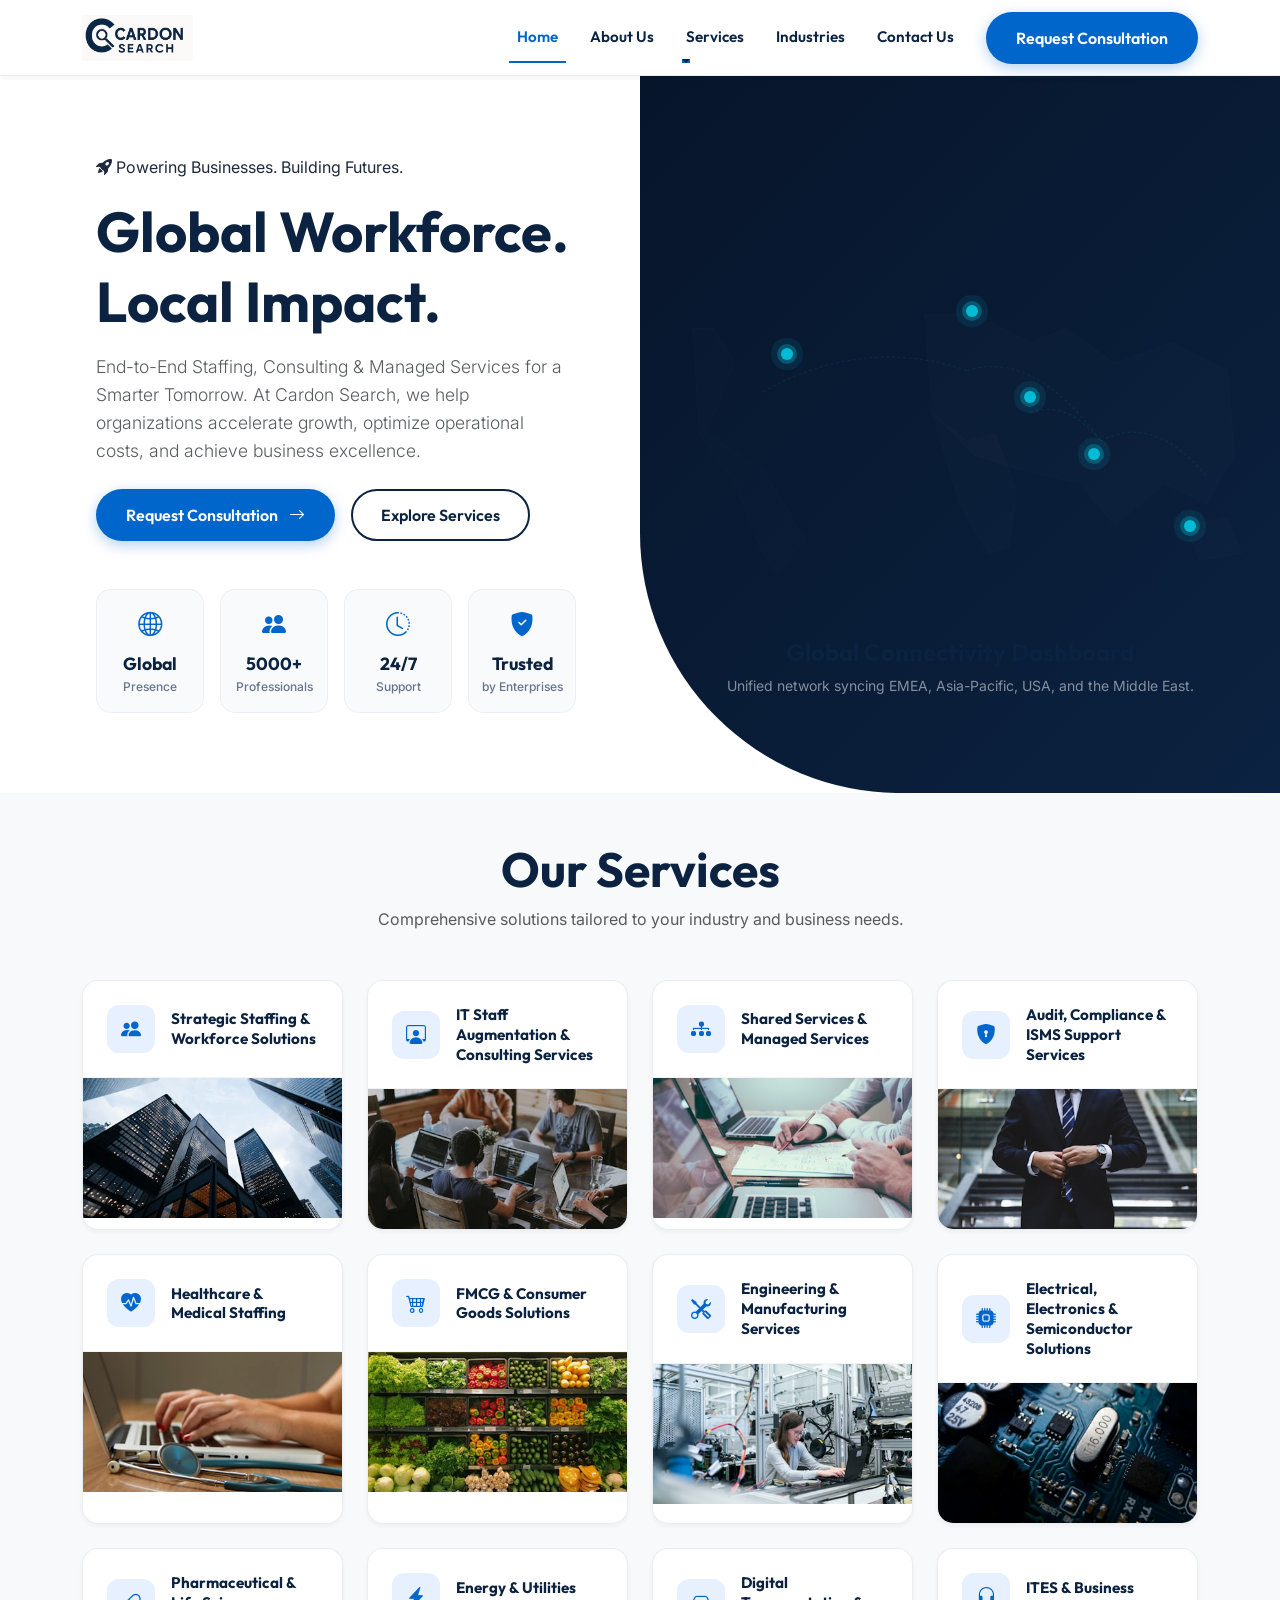
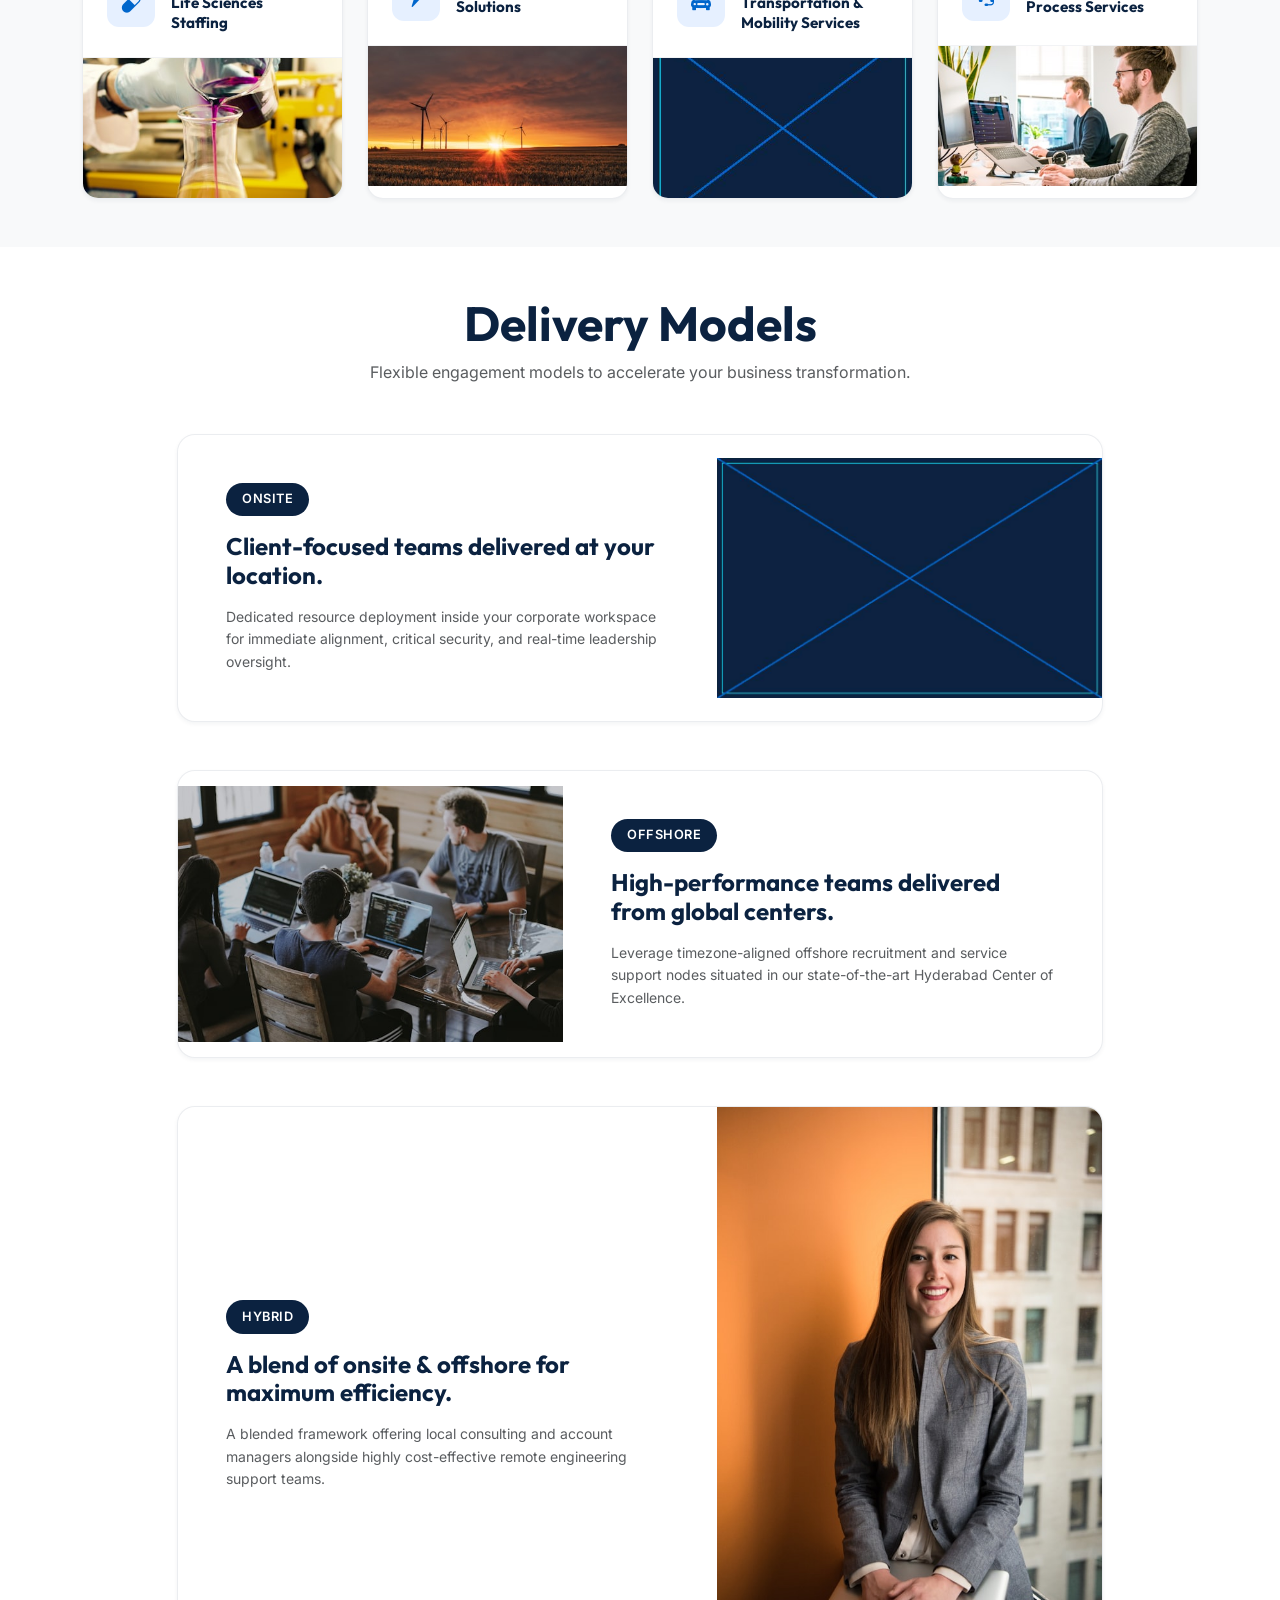
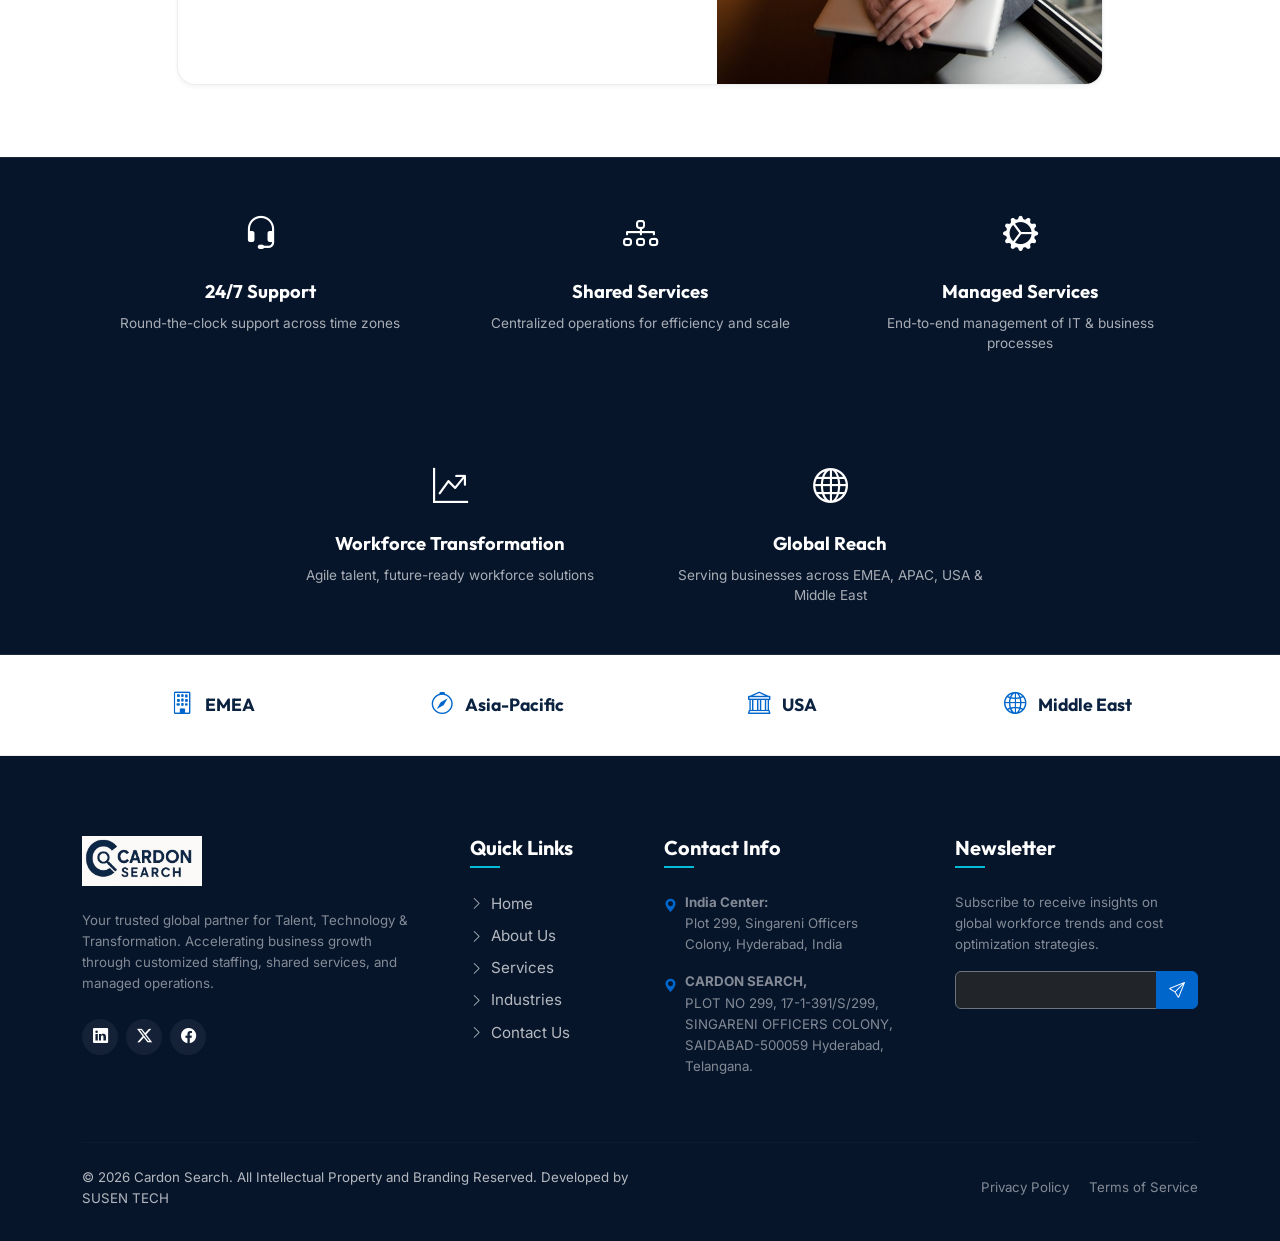
<file: cardonsearch/index.html>
<!DOCTYPE html>
<html lang="en">
<head>
    <meta charset="UTF-8">
    <meta name="viewport" content="width=device-width, initial-scale=1.0">
    <title>Cardon Search | Global Talent, Shared Services & Managed IT Solutions</title>
    <meta name="description" content="At Cardon Search, we help organizations optimize operational costs, bridge talent gaps, and achieve business excellence through strategic staffing, shared services, and managed IT solutions.">
    <!-- Bootstrap 5 CSS -->
    <link href="https://cdn.jsdelivr.net/npm/bootstrap@5.3.0/dist/css/bootstrap.min.css" rel="stylesheet">
    <!-- Bootstrap Icons -->
    <link href="https://cdn.jsdelivr.net/npm/bootstrap-icons@1.11.3/font/bootstrap-icons.css" rel="stylesheet">
    <!-- Custom CSS -->
    <link href="assets/css/style.css" rel="stylesheet">
</head>
<body>

    <!-- Header Navigation (White background so white logo blends perfectly) -->
    <nav class="navbar navbar-expand-lg navbar-light navbar-custom fixed-top">
        <div class="container">
            <a class="navbar-brand" href="index.html">
                <img src="assets/images/logo.jpg" alt="Cardon Search Logo">
            </a>
            <button class="navbar-toggler navbar-toggler-custom" type="button" data-bs-toggle="collapse" data-bs-target="#navbarContent" aria-controls="navbarContent" aria-expanded="false" aria-label="Toggle navigation">
                <i class="bi bi-list"></i>
            </button>
            <div class="collapse navbar-collapse" id="navbarContent">
                <ul class="navbar-nav ms-auto mb-2 mb-lg-0 align-items-center">
                    <li class="nav-item"><a class="nav-link active" href="index.html">Home</a></li>
                    <li class="nav-item"><a class="nav-link" href="about.html">About Us</a></li>
                    <li class="nav-item dropdown">
                        <a class="nav-link dropdown-toggle" href="#" id="servicesDropdown" role="button" data-bs-toggle="dropdown" aria-expanded="false">
                            Services
                        </a>
                        <ul class="dropdown-menu border-0 shadow-sm" aria-labelledby="servicesDropdown">
                            <li><a class="dropdown-item py-2 px-3 text-navy small fw-semibold" href="services.html">Services Overview</a></li>
                            <li><hr class="dropdown-divider opacity-10"></li>
                            <li><a class="dropdown-item py-2 px-3 text-navy" href="service-staffing.html">IT Staff Augmentation</a></li>
                            <li><a class="dropdown-item py-2 px-3 text-navy" href="service-shared.html">Shared Services Solutions</a></li>
                            <li><a class="dropdown-item py-2 px-3 text-navy" href="service-managed.html">Managed Services</a></li>
                            <li><a class="dropdown-item py-2 px-3 text-navy" href="service-compliance.html">Audit, Compliance & ISMS</a></li>
                        </ul>
                    </li>
                    <li class="nav-item"><a class="nav-link" href="industries.html">Industries</a></li>
                    <li class="nav-item"><a class="nav-link" href="contact.html">Contact Us</a></li>
                    <li class="nav-item ms-lg-3 mt-2 mt-lg-0">
                        <a class="btn btn-primary-custom" id="nav-cta-btn" href="contact.html">Request Consultation</a>
                    </li>
                </ul>
            </div>
        </div>
    </nav>

    <!-- Split Hero Section -->
    <header class="hero-split">
        <!-- Left Side: White Background, Metrics & Typography -->
        <div class="hero-left">
            <div class="badge-tech mb-3 scroll-animate">
                <i class="bi bi-rocket-takeoff-fill"></i> Powering Businesses. Building Futures.
            </div>
            <h1 class="display-4 fw-bold text-navy mb-3 scroll-animate" style="line-height: 1.25;">
                Global Workforce.<br>Local Impact.
            </h1>
            <p class="lead text-muted mb-4 scroll-animate" style="font-size: 1.1rem; max-width: 580px;">
                End-to-End Staffing, Consulting & Managed Services for a Smarter Tomorrow. At Cardon Search, we help organizations accelerate growth, optimize operational costs, and achieve business excellence.
            </p>
            <div class="d-flex flex-wrap gap-3 scroll-animate mb-2">
                <a href="contact.html" class="btn btn-primary-custom">Request Consultation <i class="bi bi-arrow-right ms-2"></i></a>
                <a href="services.html" class="btn btn-outline-custom">Explore Services</a>
            </div>
            
            <!-- Hero Metrics Grid -->
            <div class="hero-metrics-grid scroll-animate">
                <div class="hero-metric-card">
                    <i class="bi bi-globe2"></i>
                    <h6>Global</h6>
                    <p>Presence</p>
                </div>
                <div class="hero-metric-card">
                    <i class="bi bi-people-fill"></i>
                    <h6>5000+</h6>
                    <p>Professionals</p>
                </div>
                <div class="hero-metric-card">
                    <i class="bi bi-clock-history"></i>
                    <h6>24/7</h6>
                    <p>Support</p>
                </div>
                <div class="hero-metric-card">
                    <i class="bi bi-shield-fill-check"></i>
                    <h6>Trusted</h6>
                    <p>by Enterprises</p>
                </div>
            </div>
        </div>

        <!-- Right Side: Dark Blue Curved Background, World Connectivity Map -->
        <div class="hero-right">
            <!-- Map background SVG path -->
            <svg class="hero-map-svg" viewBox="0 0 1000 500" xmlns="http://www.w3.org/2000/svg">
                <g fill="rgba(255,255,255,0.06)" stroke="rgba(255,255,255,0.12)" stroke-width="0.75">
                    <path d="M 120 100 L 150 100 L 180 150 L 140 250 L 220 300 L 280 400 L 240 450 L 220 420 L 180 320 L 130 250 Z" />
                    <path d="M 450 80 L 520 80 L 600 120 L 650 100 L 720 150 L 800 120 L 880 160 L 890 280 L 850 350 L 790 320 L 720 380 L 670 320 L 580 300 L 520 280 L 460 220 Z" />
                    <path d="M 460 220 L 510 260 L 550 250 L 580 330 L 570 410 L 540 420 L 500 350 Z" />
                    <path d="M 820 380 L 880 370 L 900 420 L 840 430 Z" />
                </g>
                <path d="M 220 190 Q 365 110 510 160" fill="none" stroke="var(--accent-cyan)" stroke-dasharray="4 4" stroke-width="1.5" opacity="0.6"/>
                <path d="M 510 160 Q 605 130 700 260" fill="none" stroke="var(--accent-cyan)" stroke-dasharray="4 4" stroke-width="1.5" opacity="0.6"/>
                <path d="M 700 260 Q 775 220 850 310" fill="none" stroke="var(--accent-cyan)" stroke-dasharray="4 4" stroke-width="1.5" opacity="0.6"/>
                <path d="M 700 260 Q 650 200 600 220" fill="none" stroke="var(--accent-cyan)" stroke-dasharray="4 4" stroke-width="1.5" opacity="0.6"/>
            </svg>
            
            <!-- Map coordinates overlays -->
            <div class="map-pin pin-usa" data-label="USA Operation Center"></div>
            <div class="map-pin pin-emea" data-label="Germany HQ"></div>
            <div class="map-pin pin-india" data-label="India Center of Excellence"></div>
            <div class="map-pin pin-mideast" data-label="Middle East Consulting Hub"></div>
            <div class="map-pin pin-apac" data-label="Asia-Pacific Recruiting Node"></div>
            
            <div class="text-center text-white mt-auto position-relative" style="z-index: 5;">
                <h4 class="fw-bold mb-2">Global Connectivity Dashboard</h4>
                <p class="small text-white-50 mb-0">Unified network syncing EMEA, Asia-Pacific, USA, and the Middle East.</p>
            </div>
        </div>
    </header>

    <!-- Services Section (12 Services layout) -->
    <section class="py-5 bg-light">
        <div class="container">
            <div class="text-center mb-5 scroll-animate">
                <h2 class="display-5 text-navy fw-bold">Our Services</h2>
                <p class="text-muted mx-auto" style="max-width: 600px;">Comprehensive solutions tailored to your industry and business needs.</p>
            </div>

            <div class="row g-4">
                <!-- Service 1 -->
                <div class="col-xl-3 col-lg-4 col-md-6 col-12 scroll-animate">
                    <div class="service-mockup-card">
                        <div class="service-mockup-header">
                            <div class="service-mockup-icon"><i class="bi bi-people-fill"></i></div>
                            <h5 class="service-mockup-title">Strategic Staffing & Workforce Solutions</h5>
                        </div>
                        <div class="service-mockup-img-container">
                            <img src="assets/images/service-staffing.jpg" class="service-mockup-img" alt="Strategic Staffing">
                        </div>
                    </div>
                </div>

                <!-- Service 2 -->
                <div class="col-xl-3 col-lg-4 col-md-6 col-12 scroll-animate">
                    <div class="service-mockup-card">
                        <div class="service-mockup-header">
                            <div class="service-mockup-icon"><i class="bi bi-person-workspace"></i></div>
                            <h5 class="service-mockup-title">IT Staff Augmentation & Consulting Services</h5>
                        </div>
                        <div class="service-mockup-img-container">
                            <img src="assets/images/service-augmentation.jpg" class="service-mockup-img" alt="IT Augmentation">
                        </div>
                    </div>
                </div>

                <!-- Service 3 -->
                <div class="col-xl-3 col-lg-4 col-md-6 col-12 scroll-animate">
                    <div class="service-mockup-card">
                        <div class="service-mockup-header">
                            <div class="service-mockup-icon"><i class="bi bi-diagram-3-fill"></i></div>
                            <h5 class="service-mockup-title">Shared Services & Managed Services</h5>
                        </div>
                        <div class="service-mockup-img-container">
                            <img src="assets/images/service-shared.jpg" class="service-mockup-img" alt="Shared Services">
                        </div>
                    </div>
                </div>

                <!-- Service 4 -->
                <div class="col-xl-3 col-lg-4 col-md-6 col-12 scroll-animate">
                    <div class="service-mockup-card">
                        <div class="service-mockup-header">
                            <div class="service-mockup-icon"><i class="bi bi-shield-lock-fill"></i></div>
                            <h5 class="service-mockup-title">Audit, Compliance & ISMS Support Services</h5>
                        </div>
                        <div class="service-mockup-img-container">
                            <img src="assets/images/service-audit.jpg" class="service-mockup-img" alt="Audit & Compliance">
                        </div>
                    </div>
                </div>

                <!-- Service 5 -->
                <div class="col-xl-3 col-lg-4 col-md-6 col-12 scroll-animate">
                    <div class="service-mockup-card">
                        <div class="service-mockup-header">
                            <div class="service-mockup-icon"><i class="bi bi-heart-pulse-fill"></i></div>
                            <h5 class="service-mockup-title">Healthcare & Medical Staffing</h5>
                        </div>
                        <div class="service-mockup-img-container">
                            <img src="assets/images/service-healthcare.jpg" class="service-mockup-img" alt="Healthcare Staffing">
                        </div>
                    </div>
                </div>

                <!-- Service 6 -->
                <div class="col-xl-3 col-lg-4 col-md-6 col-12 scroll-animate">
                    <div class="service-mockup-card">
                        <div class="service-mockup-header">
                            <div class="service-mockup-icon"><i class="bi bi-cart4"></i></div>
                            <h5 class="service-mockup-title">FMCG & Consumer Goods Solutions</h5>
                        </div>
                        <div class="service-mockup-img-container">
                            <img src="assets/images/service-fmcg.jpg" class="service-mockup-img" alt="FMCG Solutions">
                        </div>
                    </div>
                </div>

                <!-- Service 7 -->
                <div class="col-xl-3 col-lg-4 col-md-6 col-12 scroll-animate">
                    <div class="service-mockup-card">
                        <div class="service-mockup-header">
                            <div class="service-mockup-icon"><i class="bi bi-tools"></i></div>
                            <h5 class="service-mockup-title">Engineering & Manufacturing Services</h5>
                        </div>
                        <div class="service-mockup-img-container">
                            <img src="assets/images/service-engineering.jpg" class="service-mockup-img" alt="Engineering Services">
                        </div>
                    </div>
                </div>

                <!-- Service 8 -->
                <div class="col-xl-3 col-lg-4 col-md-6 col-12 scroll-animate">
                    <div class="service-mockup-card">
                        <div class="service-mockup-header">
                            <div class="service-mockup-icon"><i class="bi bi-cpu-fill"></i></div>
                            <h5 class="service-mockup-title">Electrical, Electronics & Semiconductor Solutions</h5>
                        </div>
                        <div class="service-mockup-img-container">
                            <img src="assets/images/service-semiconductor.jpg" class="service-mockup-img" alt="Semiconductor Solutions">
                        </div>
                    </div>
                </div>

                <!-- Service 9 -->
                <div class="col-xl-3 col-lg-4 col-md-6 col-12 scroll-animate">
                    <div class="service-mockup-card">
                        <div class="service-mockup-header">
                            <div class="service-mockup-icon"><i class="bi bi-capsule"></i></div>
                            <h5 class="service-mockup-title">Pharmaceutical & Life Sciences Staffing</h5>
                        </div>
                        <div class="service-mockup-img-container">
                            <img src="assets/images/service-pharma.jpg" class="service-mockup-img" alt="Pharmaceutical Staffing">
                        </div>
                    </div>
                </div>

                <!-- Service 10 -->
                <div class="col-xl-3 col-lg-4 col-md-6 col-12 scroll-animate">
                    <div class="service-mockup-card">
                        <div class="service-mockup-header">
                            <div class="service-mockup-icon"><i class="bi bi-lightning-charge-fill"></i></div>
                            <h5 class="service-mockup-title">Energy & Utilities Solutions</h5>
                        </div>
                        <div class="service-mockup-img-container">
                            <img src="assets/images/service-energy.jpg" class="service-mockup-img" alt="Energy Solutions">
                        </div>
                    </div>
                </div>

                <!-- Service 11 -->
                <div class="col-xl-3 col-lg-4 col-md-6 col-12 scroll-animate">
                    <div class="service-mockup-card">
                        <div class="service-mockup-header">
                            <div class="service-mockup-icon"><i class="bi bi-car-front-fill"></i></div>
                            <h5 class="service-mockup-title">Digital Transportation & Mobility Services</h5>
                        </div>
                        <div class="service-mockup-img-container">
                            <img src="assets/images/service-transport.jpg" class="service-mockup-img" alt="Transportation Mobility">
                        </div>
                    </div>
                </div>

                <!-- Service 12 -->
                <div class="col-xl-3 col-lg-4 col-md-6 col-12 scroll-animate">
                    <div class="service-mockup-card">
                        <div class="service-mockup-header">
                            <div class="service-mockup-icon"><i class="bi bi-headset"></i></div>
                            <h5 class="service-mockup-title">ITES & Business Process Services</h5>
                        </div>
                        <div class="service-mockup-img-container">
                            <img src="assets/images/service-ites.jpg" class="service-mockup-img" alt="ITES & BPO">
                        </div>
                    </div>
                </div>
            </div>
        </div>
    </section>

    <!-- Delivery Models Section -->
    <section class="py-5 bg-white">
        <div class="container">
            <div class="text-center mb-5 scroll-animate">
                <h2 class="display-5 text-navy fw-bold">Delivery Models</h2>
                <p class="text-muted mx-auto" style="max-width: 600px;">Flexible engagement models to accelerate your business transformation.</p>
            </div>

            <!-- Horizontal Delivery Cards layout -->
            <div class="row g-4 justify-content-center">
                <!-- Delivery 1 -->
                <div class="col-lg-10 scroll-animate">
                    <div class="delivery-horiz-card">
                        <div class="row g-0 align-items-center">
                            <div class="col-md-7 p-4 p-lg-5">
                                <span class="delivery-badge">Onsite</span>
                                <h4 class="fw-bold text-navy mb-3">Client-focused teams delivered at your location.</h4>
                                <p class="text-muted mb-0 small">Dedicated resource deployment inside your corporate workspace for immediate alignment, critical security, and real-time leadership oversight.</p>
                            </div>
                            <div class="col-md-5">
                                <img src="assets/images/delivery-onsite.jpg" class="delivery-horiz-img" alt="Onsite Model">
                            </div>
                        </div>
                    </div>
                </div>

                <!-- Delivery 2 -->
                <div class="col-lg-10 scroll-animate">
                    <div class="delivery-horiz-card">
                        <div class="row g-0 align-items-center flex-md-row-reverse">
                            <div class="col-md-7 p-4 p-lg-5">
                                <span class="delivery-badge">Offshore</span>
                                <h4 class="fw-bold text-navy mb-3">High-performance teams delivered from global centers.</h4>
                                <p class="text-muted mb-0 small">Leverage timezone-aligned offshore recruitment and service support nodes situated in our state-of-the-art Hyderabad Center of Excellence.</p>
                            </div>
                            <div class="col-md-5">
                                <img src="assets/images/delivery-offshore.jpg" class="delivery-horiz-img" alt="Offshore Model">
                            </div>
                        </div>
                    </div>
                </div>

                <!-- Delivery 3 -->
                <div class="col-lg-10 scroll-animate">
                    <div class="delivery-horiz-card">
                        <div class="row g-0 align-items-center">
                            <div class="col-md-7 p-4 p-lg-5">
                                <span class="delivery-badge">Hybrid</span>
                                <h4 class="fw-bold text-navy mb-3">A blend of onsite & offshore for maximum efficiency.</h4>
                                <p class="text-muted mb-0 small">A blended framework offering local consulting and account managers alongside highly cost-effective remote engineering support teams.</p>
                            </div>
                            <div class="col-md-5">
                                <img src="assets/images/delivery-hybrid.jpg" class="delivery-horiz-img" alt="Hybrid Model">
                            </div>
                        </div>
                    </div>
                </div>
            </div>
        </div>
    </section>

    <!-- Features Navy Banner -->
    <section class="features-navy-banner py-2">
        <div class="container">
            <div class="row g-4 justify-content-center">
                <div class="col-lg-2.4 col-md-4 col-sm-6 scroll-animate">
                    <div class="feature-banner-item">
                        <i class="bi bi-headset"></i>
                        <h5>24/7 Support</h5>
                        <p>Round-the-clock support across time zones</p>
                    </div>
                </div>
                <div class="col-lg-2.4 col-md-4 col-sm-6 scroll-animate">
                    <div class="feature-banner-item">
                        <i class="bi bi-diagram-3"></i>
                        <h5>Shared Services</h5>
                        <p>Centralized operations for efficiency and scale</p>
                    </div>
                </div>
                <div class="col-lg-2.4 col-md-4 col-sm-6 scroll-animate">
                    <div class="feature-banner-item">
                        <i class="bi bi-gear-wide-connected"></i>
                        <h5>Managed Services</h5>
                        <p>End-to-end management of IT & business processes</p>
                    </div>
                </div>
                <div class="col-lg-2.4 col-md-4 col-sm-6 scroll-animate">
                    <div class="feature-banner-item">
                        <i class="bi bi-graph-up-arrow"></i>
                        <h5>Workforce Transformation</h5>
                        <p>Agile talent, future-ready workforce solutions</p>
                    </div>
                </div>
                <div class="col-lg-2.4 col-md-4 col-sm-6 scroll-animate">
                    <div class="feature-banner-item">
                        <i class="bi bi-globe"></i>
                        <h5>Global Reach</h5>
                        <p>Serving businesses across EMEA, APAC, USA & Middle East</p>
                    </div>
                </div>
            </div>
        </div>
    </section>

    <!-- Regions Landmark Ribbon -->
    <section class="regions-ribbon py-2">
        <div class="container">
            <div class="row align-items-center justify-content-center text-center">
                <div class="col-md-3 col-6 scroll-animate">
                    <div class="region-ribbon-item">
                        <i class="bi bi-building"></i> EMEA
                    </div>
                </div>
                <div class="col-md-3 col-6 scroll-animate">
                    <div class="region-ribbon-item">
                        <i class="bi bi-compass"></i> Asia-Pacific
                    </div>
                </div>
                <div class="col-md-3 col-6 scroll-animate">
                    <div class="region-ribbon-item">
                        <i class="bi bi-bank"></i> USA
                    </div>
                </div>
                <div class="col-md-3 col-6 scroll-animate">
                    <div class="region-ribbon-item">
                        <i class="bi bi-globe2"></i> Middle East
                    </div>
                </div>
            </div>
        </div>
    </section>

    <!-- Footer -->
    <footer>
        <div class="container">
            <div class="row g-5">
                <div class="col-lg-4 col-md-6">
                    <img src="assets/images/logo.jpg" alt="Cardon Search Logo" class="mb-4" style="max-height: 50px;">
                    <p class="small text-white-50 mb-4">
                        Your trusted global partner for Talent, Technology & Transformation. Accelerating business growth through customized staffing, shared services, and managed operations.
                    </p>
                    <div class="d-flex">
                        <a href="#" class="footer-social-link"><i class="bi bi-linkedin"></i></a>
                        <a href="#" class="footer-social-link"><i class="bi bi-twitter-x"></i></a>
                        <a href="#" class="footer-social-link"><i class="bi bi-facebook"></i></a>
                    </div>
                </div>
                <div class="col-lg-2 col-md-6">
                    <h5 class="text-white fw-bold mb-4">Quick Links</h5>
                    <ul class="list-unstyled">
                        <li class="mb-2"><a href="index.html"><i class="bi bi-chevron-right small me-1"></i> Home</a></li>
                        <li class="mb-2"><a href="about.html"><i class="bi bi-chevron-right small me-1"></i> About Us</a></li>
                        <li class="mb-2"><a href="services.html"><i class="bi bi-chevron-right small me-1"></i> Services</a></li>
                        <li class="mb-2"><a href="industries.html"><i class="bi bi-chevron-right small me-1"></i> Industries</a></li>
                        <li class="mb-2"><a href="contact.html"><i class="bi bi-chevron-right small me-1"></i> Contact Us</a></li>
                    </ul>
                </div>
                <div class="col-lg-3 col-md-6">
                    <h5 class="text-white fw-bold mb-4">Contact Info</h5>
                    <ul class="list-unstyled text-white-50 small">
                        <li class="mb-3 d-flex align-items-start">
                            <i class="bi bi-geo-alt-fill text-accent me-2 mt-1"></i>
                            <span><strong>India Center:</strong><br>Plot 299, Singareni Officers Colony, Hyderabad, India</span>
                        </li>
                        <li class="mb-3 d-flex align-items-start">
                            <i class="bi bi-geo-alt-fill text-accent me-2 mt-1"></i>
                            <span
                              ><strong>CARDON SEARCH,</strong><br />PLOT NO 299,
                              17-1-391/S/299, SINGARENI OFFICERS COLONY, SAIDABAD-500059
                              Hyderabad, Telangana.</span
                            >
                          </li>
                        
                    </ul>
                </div>
                <div class="col-lg-3 col-md-6">
                    <h5 class="text-white fw-bold mb-4">Newsletter</h5>
                    <p class="small text-white-50 mb-3">Subscribe to receive insights on global workforce trends and cost optimization strategies.</p>
                    <form class="input-group">
                        <input type="email" class="form-control bg-dark border-secondary text-white small" placeholder="Your Email" required>
                        <button class="btn btn-primary" type="submit" style="background-color: var(--accent-color); border-color: var(--accent-color);"><i class="bi bi-send"></i></button>
                    </form>
                </div>
            </div>
            <hr class="mt-5 mb-4">
            <div class="row align-items-center">
                <div class="col-md-6 text-center text-md-start small">
                    &copy; 2026 Cardon Search. All Intellectual Property and Branding Reserved. Developed by SUSEN TECH
                </div>
                <div class="col-md-6 text-center text-md-end small mt-2 mt-md-0">
                    <a href="#" class="text-white-50 me-3">Privacy Policy</a>
                    <a href="#" class="text-white-50">Terms of Service</a>
                </div>
            </div>
        </div>
    </footer>

    <!-- Bootstrap 5 Bundle with Popper JS -->
    <script src="https://cdn.jsdelivr.net/npm/bootstrap@5.3.0/dist/js/bootstrap.bundle.min.js"></script>
    <!-- Custom JS -->
    <script src="assets/js/main.js"></script>
</body>
</html>
</file>
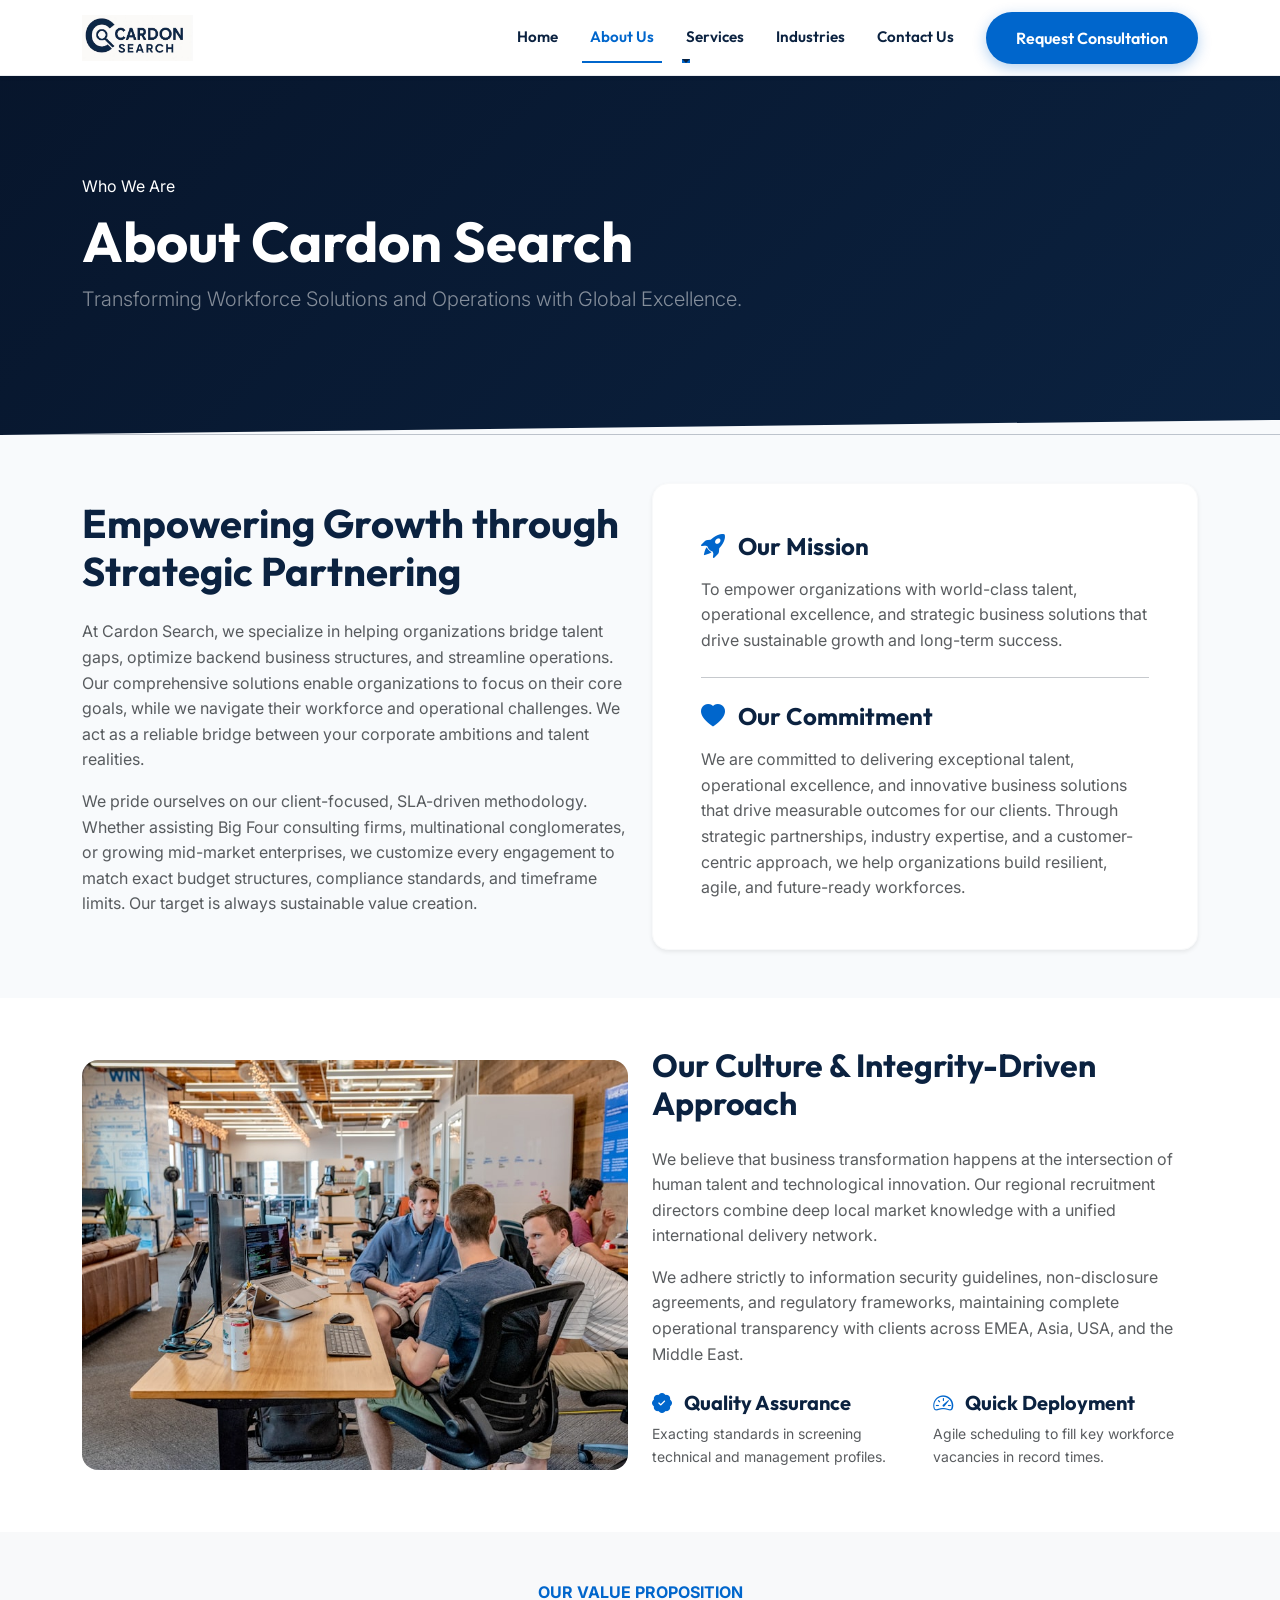
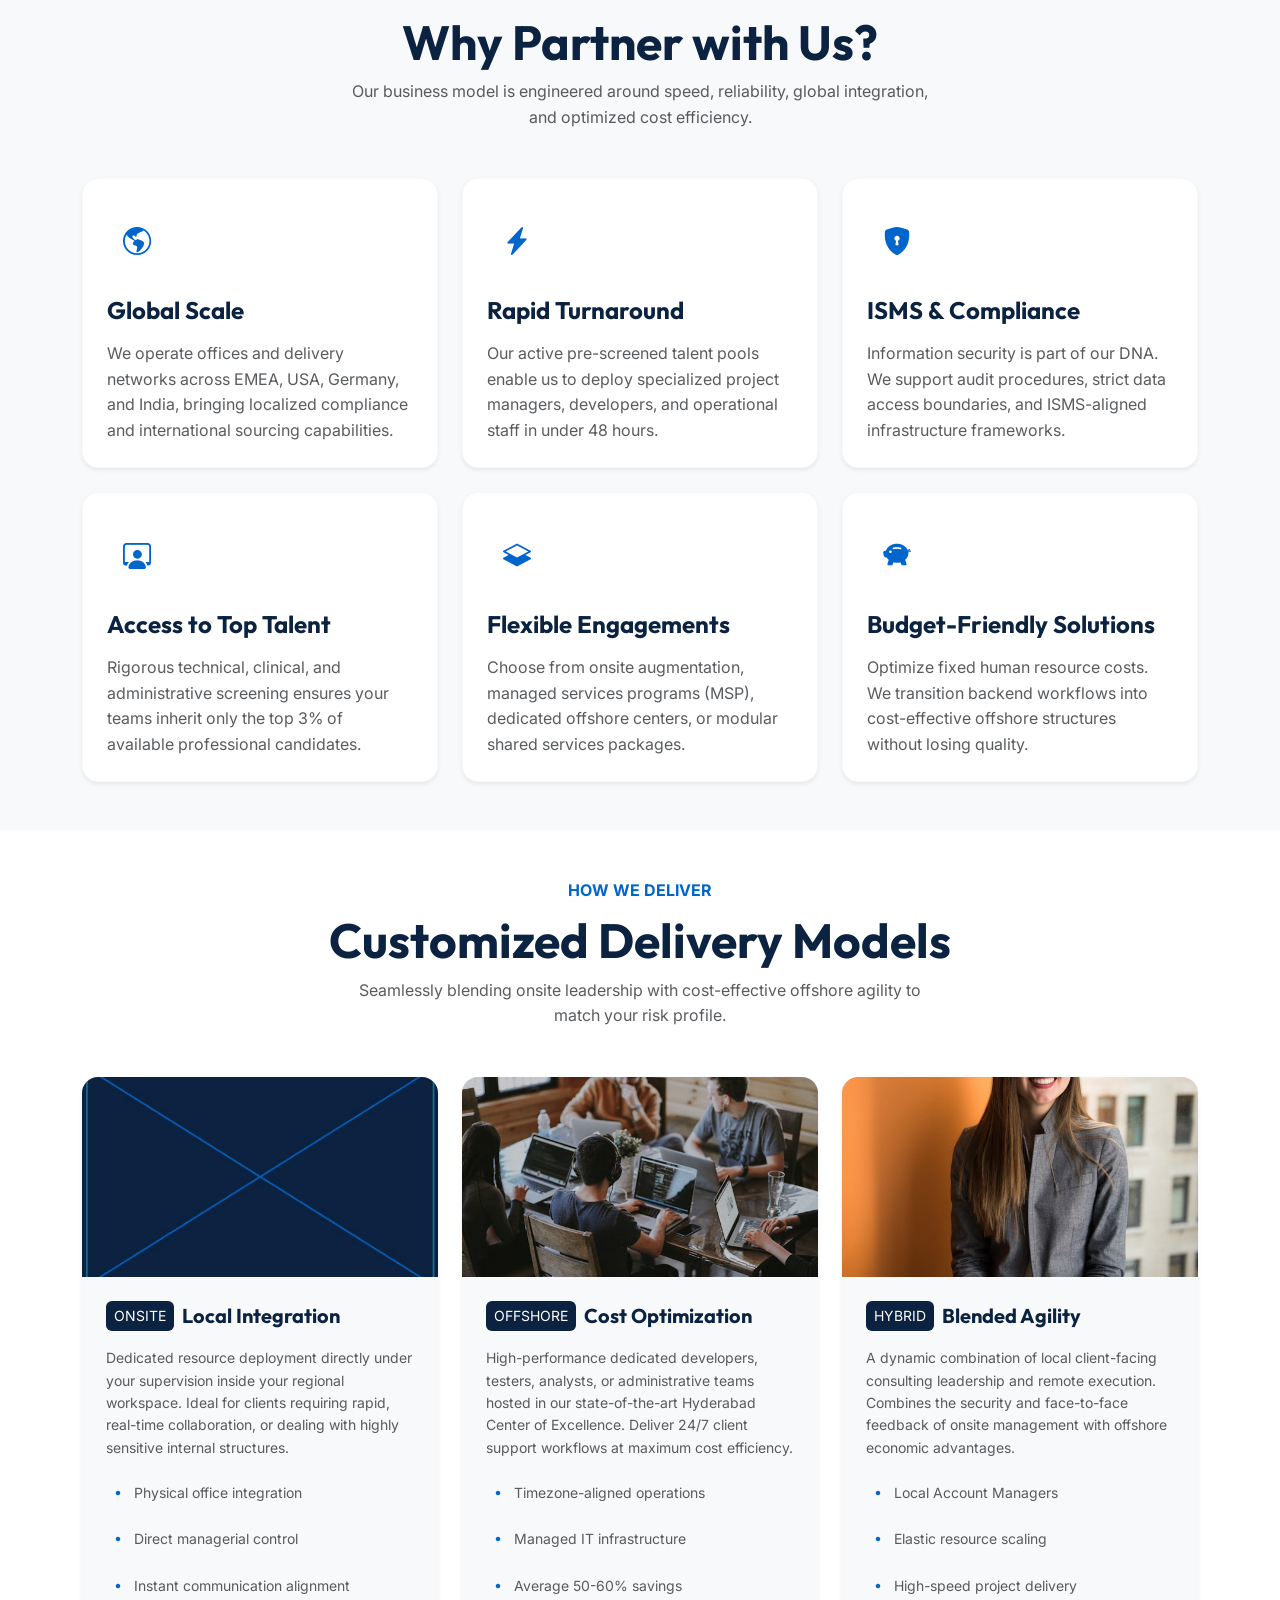
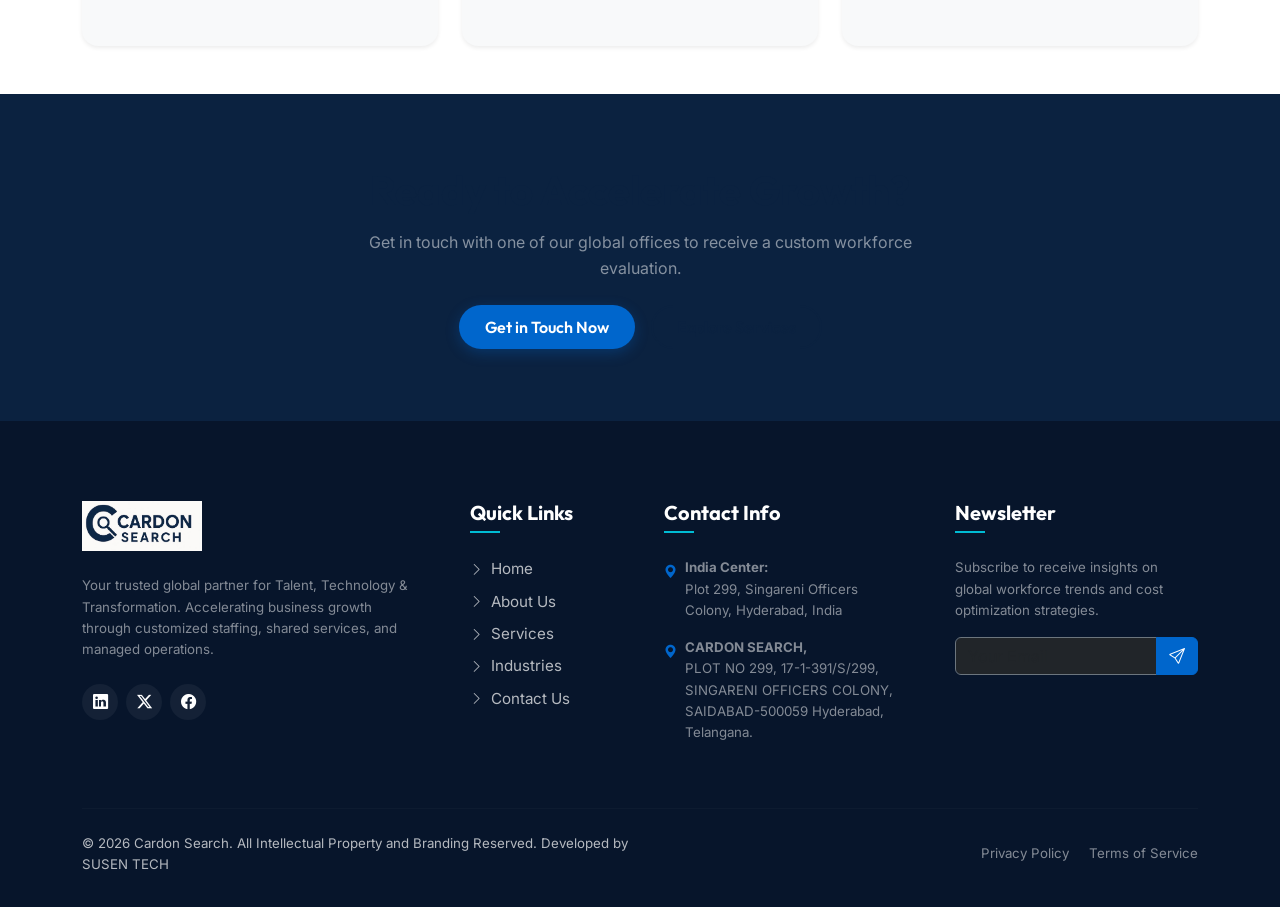
<file: cardonsearch/about.html>
<!DOCTYPE html>
<html lang="en">
<head>
    <meta charset="UTF-8">
    <meta name="viewport" content="width=device-width, initial-scale=1.0">
    <title>About Us | Cardon Search</title>
    <meta name="description" content="Learn about Cardon Search's mission, core values, commitment to operational excellence, and our global capabilities across EMEA, USA, India, and Germany.">
    <!-- Bootstrap 5 CSS -->
    <link href="https://cdn.jsdelivr.net/npm/bootstrap@5.3.0/dist/css/bootstrap.min.css" rel="stylesheet">
    <!-- Bootstrap Icons -->
    <link href="https://cdn.jsdelivr.net/npm/bootstrap-icons@1.11.3/font/bootstrap-icons.css" rel="stylesheet">
    <!-- Custom CSS -->
    <link href="assets/css/style.css" rel="stylesheet">
</head>
<body>

    <!-- Header Navigation -->
    <nav class="navbar navbar-expand-lg navbar-dark navbar-custom fixed-top">
        <div class="container">
            <a class="navbar-brand" href="index.html">
                <img src="assets/images/logo.jpg" alt="Cardon Search Logo">
            </a>
            <button class="navbar-toggler navbar-toggler-custom" type="button" data-bs-toggle="collapse" data-bs-target="#navbarContent" aria-controls="navbarContent" aria-expanded="false" aria-label="Toggle navigation">
                <i class="bi bi-list"></i>
            </button>
            <div class="collapse navbar-collapse" id="navbarContent">
                <ul class="navbar-nav ms-auto mb-2 mb-lg-0 align-items-center">
                    <li class="nav-item"><a class="nav-link" href="index.html">Home</a></li>
                    <li class="nav-item"><a class="nav-link active" href="about.html">About Us</a></li>
                    <li class="nav-item dropdown">
                        <a class="nav-link dropdown-toggle" href="#" id="servicesDropdown" role="button" data-bs-toggle="dropdown" aria-expanded="false">
                            Services
                        </a>
                        <ul class="dropdown-menu border-0 shadow-sm" aria-labelledby="servicesDropdown">
                            <li><a class="dropdown-item py-2 px-3 text-navy small fw-semibold" href="services.html">Services Overview</a></li>
                            <li><hr class="dropdown-divider opacity-10"></li>
                            <li><a class="dropdown-item py-2 px-3 text-navy" href="service-staffing.html">IT Staff Augmentation</a></li>
                            <li><a class="dropdown-item py-2 px-3 text-navy" href="service-shared.html">Shared Services Solutions</a></li>
                            <li><a class="dropdown-item py-2 px-3 text-navy" href="service-managed.html">Managed Services</a></li>
                            <li><a class="dropdown-item py-2 px-3 text-navy" href="service-compliance.html">Audit, Compliance & ISMS</a></li>
                        </ul>
                    </li>
                    <li class="nav-item"><a class="nav-link" href="industries.html">Industries</a></li>
                    <li class="nav-item"><a class="nav-link" href="contact.html">Contact Us</a></li>
                    <li class="nav-item ms-lg-3 mt-2 mt-lg-0">
                        <a class="btn btn-primary-custom" href="contact.html">Request Consultation</a>
                    </li>
                </ul>
            </div>
        </div>
    </nav>

    <!-- Page Banner -->
    <section class="page-banner">
        <div class="container text-center text-lg-start py-4">
            <div class="badge-tech mb-2">Who We Are</div>
            <h1 class="display-4 fw-bold text-white">About Cardon Search</h1>
            <p class="lead text-white-50">Transforming Workforce Solutions and Operations with Global Excellence.</p>
        </div>
    </section>

    <!-- Company Overview -->
    <section class="py-5">
        <div class="container">
            <div class="row align-items-center">
                <div class="col-lg-6 scroll-animate">
                    <h2 class="h1 text-navy fw-bold mb-4">Empowering Growth through Strategic Partnering</h2>
                    <p class="text-muted leading-relaxed">
                        At Cardon Search, we specialize in helping organizations bridge talent gaps, optimize backend business structures, and streamline operations. Our comprehensive solutions enable organizations to focus on their core goals, while we navigate their workforce and operational challenges. We act as a reliable bridge between your corporate ambitions and talent realities.
                    </p>
                    <p class="text-muted leading-relaxed">
                        We pride ourselves on our client-focused, SLA-driven methodology. Whether assisting Big Four consulting firms, multinational conglomerates, or growing mid-market enterprises, we customize every engagement to match exact budget structures, compliance standards, and timeframe limits. Our target is always sustainable value creation.
                    </p>
                </div>
                <div class="col-lg-6 mt-4 mt-lg-0 scroll-animate">
                    <div class="p-5 bg-white border border-light rounded-4 shadow-sm">
                        <h4 class="text-navy fw-bold mb-3"><i class="bi bi-rocket-takeoff-fill text-accent me-2"></i> Our Mission</h4>
                        <p class="text-muted">
                            To empower organizations with world-class talent, operational excellence, and strategic business solutions that drive sustainable growth and long-term success.
                        </p>
                        <hr class="my-4">
                        <h4 class="text-navy fw-bold mb-3"><i class="bi bi-heart-fill text-accent me-2"></i> Our Commitment</h4>
                        <p class="text-muted mb-0">
                            We are committed to delivering exceptional talent, operational excellence, and innovative business solutions that drive measurable outcomes for our clients. Through strategic partnerships, industry expertise, and a customer-centric approach, we help organizations build resilient, agile, and future-ready workforces.
                        </p>
                    </div>
                </div>
            </div>
        </div>
    </section>

    <!-- Visual Team integration section -->
    <section class="py-5 bg-white">
        <div class="container">
            <div class="row align-items-center flex-lg-row-reverse">
                <div class="col-lg-6 scroll-animate">
                    <h2 class="h2 text-navy fw-bold mb-4">Our Culture & Integrity-Driven Approach</h2>
                    <p class="text-muted">
                        We believe that business transformation happens at the intersection of human talent and technological innovation. Our regional recruitment directors combine deep local market knowledge with a unified international delivery network.
                    </p>
                    <p class="text-muted mb-4">
                        We adhere strictly to information security guidelines, non-disclosure agreements, and regulatory frameworks, maintaining complete operational transparency with clients across EMEA, Asia, USA, and the Middle East.
                    </p>
                    <div class="row g-3">
                        <div class="col-6">
                            <h5 class="fw-bold text-navy"><i class="bi bi-patch-check-fill text-accent me-2"></i> Quality Assurance</h5>
                            <p class="small text-muted">Exacting standards in screening technical and management profiles.</p>
                        </div>
                        <div class="col-6">
                            <h5 class="fw-bold text-navy"><i class="bi bi-speedometer2 text-accent me-2"></i> Quick Deployment</h5>
                            <p class="small text-muted">Agile scheduling to fill key workforce vacancies in record times.</p>
                        </div>
                    </div>
                </div>
                <div class="col-lg-6 mt-4 mt-lg-0 scroll-animate">
                    <img src="assets/images/team-group.jpg" alt="Cardon Search Corporate Team" class="img-fluid rounded-4 shadow-md">
                </div>
            </div>
        </div>
    </section>

    <!-- Why Choose Us / Pillars -->
    <section class="py-5 bg-light">
        <div class="container">
            <div class="text-center mb-5 scroll-animate">
                <span class="text-accent fw-bold text-uppercase tracking-wider">Our Value Proposition</span>
                <h2 class="display-5 text-navy fw-bold mt-2">Why Partner with Us?</h2>
                <p class="text-muted mx-auto" style="max-width: 600px;">Our business model is engineered around speed, reliability, global integration, and optimized cost efficiency.</p>
            </div>

            <div class="row g-4">
                <!-- Pillar 1 -->
                <div class="col-lg-4 col-md-6 scroll-animate">
                    <div class="p-4 bg-white border border-light rounded-4 h-100 shadow-sm hover-up">
                        <div class="d-inline-flex p-3 bg-accent-light text-accent rounded-3 mb-3">
                            <i class="bi bi-globe-americas fs-3"></i>
                        </div>
                        <h4 class="fw-bold text-navy mb-3">Global Scale</h4>
                        <p class="text-muted mb-0">We operate offices and delivery networks across EMEA, USA, Germany, and India, bringing localized compliance and international sourcing capabilities.</p>
                    </div>
                </div>
                <!-- Pillar 2 -->
                <div class="col-lg-4 col-md-6 scroll-animate">
                    <div class="p-4 bg-white border border-light rounded-4 h-100 shadow-sm hover-up">
                        <div class="d-inline-flex p-3 bg-accent-light text-accent rounded-3 mb-3">
                            <i class="bi bi-lightning-charge-fill fs-3"></i>
                        </div>
                        <h4 class="fw-bold text-navy mb-3">Rapid Turnaround</h4>
                        <p class="text-muted mb-0">Our active pre-screened talent pools enable us to deploy specialized project managers, developers, and operational staff in under 48 hours.</p>
                    </div>
                </div>
                <!-- Pillar 3 -->
                <div class="col-lg-4 col-md-6 scroll-animate">
                    <div class="p-4 bg-white border border-light rounded-4 h-100 shadow-sm hover-up">
                        <div class="d-inline-flex p-3 bg-accent-light text-accent rounded-3 mb-3">
                            <i class="bi bi-shield-lock-fill fs-3"></i>
                        </div>
                        <h4 class="fw-bold text-navy mb-3">ISMS & Compliance</h4>
                        <p class="text-muted mb-0">Information security is part of our DNA. We support audit procedures, strict data access boundaries, and ISMS-aligned infrastructure frameworks.</p>
                    </div>
                </div>
                <!-- Pillar 4 -->
                <div class="col-lg-4 col-md-6 scroll-animate">
                    <div class="p-4 bg-white border border-light rounded-4 h-100 shadow-sm hover-up">
                        <div class="d-inline-flex p-3 bg-accent-light text-accent rounded-3 mb-3">
                            <i class="bi bi-person-workspace fs-3"></i>
                        </div>
                        <h4 class="fw-bold text-navy mb-3">Access to Top Talent</h4>
                        <p class="text-muted mb-0">Rigorous technical, clinical, and administrative screening ensures your teams inherit only the top 3% of available professional candidates.</p>
                    </div>
                </div>
                <!-- Pillar 5 -->
                <div class="col-lg-4 col-md-6 scroll-animate">
                    <div class="p-4 bg-white border border-light rounded-4 h-100 shadow-sm hover-up">
                        <div class="d-inline-flex p-3 bg-accent-light text-accent rounded-3 mb-3">
                            <i class="bi bi-layers-half fs-3"></i>
                        </div>
                        <h4 class="fw-bold text-navy mb-3">Flexible Engagements</h4>
                        <p class="text-muted mb-0">Choose from onsite augmentation, managed services programs (MSP), dedicated offshore centers, or modular shared services packages.</p>
                    </div>
                </div>
                <!-- Pillar 6 -->
                <div class="col-lg-4 col-md-6 scroll-animate">
                    <div class="p-4 bg-white border border-light rounded-4 h-100 shadow-sm hover-up">
                        <div class="d-inline-flex p-3 bg-accent-light text-accent rounded-3 mb-3">
                            <i class="bi bi-piggy-bank-fill fs-3"></i>
                        </div>
                        <h4 class="fw-bold text-navy mb-3">Budget-Friendly Solutions</h4>
                        <p class="text-muted mb-0">Optimize fixed human resource costs. We transition backend workflows into cost-effective offshore structures without losing quality.</p>
                    </div>
                </div>
            </div>
        </div>
    </section>

    <!-- Deep Dive: Delivery Models -->
    <section class="py-5 bg-white">
        <div class="container">
            <div class="text-center mb-5 scroll-animate">
                <span class="text-accent fw-bold text-uppercase tracking-wider">How We Deliver</span>
                <h2 class="display-5 text-navy fw-bold mt-2">Customized Delivery Models</h2>
                <p class="text-muted mx-auto" style="max-width: 600px;">Seamlessly blending onsite leadership with cost-effective offshore agility to match your risk profile.</p>
            </div>

            <div class="row g-4">
                <!-- Model 1: Onsite -->
                <div class="col-lg-4 scroll-animate">
                    <div class="card border-0 shadow-sm rounded-4 overflow-hidden h-100 bg-light">
                        <img src="assets/images/delivery-onsite.jpg" alt="Onsite Teams" class="card-img-top" style="height: 200px; object-fit: cover;">
                        <div class="card-body p-4">
                            <div class="d-flex align-items-center mb-3">
                                <span class="bg-navy text-white px-2 py-1 rounded small me-2">ONSITE</span>
                                <h5 class="fw-bold text-navy mb-0">Local Integration</h5>
                            </div>
                            <p class="text-muted small">
                                Dedicated resource deployment directly under your supervision inside your regional workspace. Ideal for clients requiring rapid, real-time collaboration, or dealing with highly sensitive internal structures.
                            </p>
                            <ul class="list-unstyled text-muted small mt-3">
                                <li class="mb-2"><i class="bi bi-dot text-accent fs-4 align-middle"></i> Physical office integration</li>
                                <li class="mb-2"><i class="bi bi-dot text-accent fs-4 align-middle"></i> Direct managerial control</li>
                                <li class="mb-2"><i class="bi bi-dot text-accent fs-4 align-middle"></i> Instant communication alignment</li>
                            </ul>
                        </div>
                    </div>
                </div>

                <!-- Model 2: Offshore -->
                <div class="col-lg-4 scroll-animate">
                    <div class="card border-0 shadow-sm rounded-4 overflow-hidden h-100 bg-light">
                        <img src="assets/images/delivery-offshore.jpg" alt="Offshore Teams" class="card-img-top" style="height: 200px; object-fit: cover;">
                        <div class="card-body p-4">
                            <div class="d-flex align-items-center mb-3">
                                <span class="bg-navy text-white px-2 py-1 rounded small me-2">OFFSHORE</span>
                                <h5 class="fw-bold text-navy mb-0">Cost Optimization</h5>
                            </div>
                            <p class="text-muted small">
                                High-performance dedicated developers, testers, analysts, or administrative teams hosted in our state-of-the-art Hyderabad Center of Excellence. Deliver 24/7 client support workflows at maximum cost efficiency.
                            </p>
                            <ul class="list-unstyled text-muted small mt-3">
                                <li class="mb-2"><i class="bi bi-dot text-accent fs-4 align-middle"></i> Timezone-aligned operations</li>
                                <li class="mb-2"><i class="bi bi-dot text-accent fs-4 align-middle"></i> Managed IT infrastructure</li>
                                <li class="mb-2"><i class="bi bi-dot text-accent fs-4 align-middle"></i> Average 50-60% savings</li>
                            </ul>
                        </div>
                    </div>
                </div>

                <!-- Model 3: Hybrid -->
                <div class="col-lg-4 scroll-animate">
                    <div class="card border-0 shadow-sm rounded-4 overflow-hidden h-100 bg-light">
                        <img src="assets/images/delivery-hybrid.jpg" alt="Hybrid Teams" class="card-img-top" style="height: 200px; object-fit: cover;">
                        <div class="card-body p-4">
                            <div class="d-flex align-items-center mb-3">
                                <span class="bg-navy text-white px-2 py-1 rounded small me-2">HYBRID</span>
                                <h5 class="fw-bold text-navy mb-0">Blended Agility</h5>
                            </div>
                            <p class="text-muted small">
                                A dynamic combination of local client-facing consulting leadership and remote execution. Combines the security and face-to-face feedback of onsite management with offshore economic advantages.
                            </p>
                            <ul class="list-unstyled text-muted small mt-3">
                                <li class="mb-2"><i class="bi bi-dot text-accent fs-4 align-middle"></i> Local Account Managers</li>
                                <li class="mb-2"><i class="bi bi-dot text-accent fs-4 align-middle"></i> Elastic resource scaling</li>
                                <li class="mb-2"><i class="bi bi-dot text-accent fs-4 align-middle"></i> High-speed project delivery</li>
                            </ul>
                        </div>
                    </div>
                </div>
            </div>
        </div>
    </section>

    <!-- Global CTA Banner -->
    <section class="py-5 bg-navy text-white text-center position-relative overflow-hidden">
        <div class="container py-4 scroll-animate position-relative" style="z-index: 2;">
            <h2 class="display-6 fw-bold mb-3">Ready to Accelerate Growth?</h2>
            <p class="text-white-50 mx-auto mb-4" style="max-width: 600px;">
                Get in touch with one of our global offices to receive a custom workforce evaluation.
            </p>
            <div class="d-flex justify-content-center gap-3">
                <a href="contact.html" class="btn btn-primary-custom px-4 py-2">Get in Touch Now</a>
                <a href="services.html" class="btn btn-outline-custom px-4 py-2">Explore Services</a>
            </div>
        </div>
    </section>

    <!-- Footer -->
    <footer>
        <div class="container">
            <div class="row g-5">
                <div class="col-lg-4 col-md-6">
                    <img src="assets/images/logo.jpg" alt="Cardon Search Logo" class="mb-4" style="max-height: 50px;">
                    <p class="small text-white-50 mb-4">
                        Your trusted global partner for Talent, Technology & Transformation. Accelerating business growth through customized staffing, shared services, and managed operations.
                    </p>
                    <div class="d-flex">
                        <a href="#" class="footer-social-link"><i class="bi bi-linkedin"></i></a>
                        <a href="#" class="footer-social-link"><i class="bi bi-twitter-x"></i></a>
                        <a href="#" class="footer-social-link"><i class="bi bi-facebook"></i></a>
                    </div>
                </div>
                <div class="col-lg-2 col-md-6">
                    <h5 class="text-white fw-bold mb-4">Quick Links</h5>
                    <ul class="list-unstyled">
                        <li class="mb-2"><a href="index.html"><i class="bi bi-chevron-right small me-1"></i> Home</a></li>
                        <li class="mb-2"><a href="about.html"><i class="bi bi-chevron-right small me-1"></i> About Us</a></li>
                        <li class="mb-2"><a href="services.html"><i class="bi bi-chevron-right small me-1"></i> Services</a></li>
                        <li class="mb-2"><a href="industries.html"><i class="bi bi-chevron-right small me-1"></i> Industries</a></li>
                        <li class="mb-2"><a href="contact.html"><i class="bi bi-chevron-right small me-1"></i> Contact Us</a></li>
                    </ul>
                </div>
                <div class="col-lg-3 col-md-6">
                    <h5 class="text-white fw-bold mb-4">Contact Info</h5>
                    <ul class="list-unstyled text-white-50 small">
                        <li class="mb-3 d-flex align-items-start">
                            <i class="bi bi-geo-alt-fill text-accent me-2 mt-1"></i>
                            <span><strong>India Center:</strong><br>Plot 299, Singareni Officers Colony, Hyderabad, India</span>
                        </li>
                        <li class="mb-3 d-flex align-items-start">
                            <i class="bi bi-geo-alt-fill text-accent me-2 mt-1"></i>
                            <span
                              ><strong>CARDON SEARCH,</strong><br />PLOT NO 299,
                              17-1-391/S/299, SINGARENI OFFICERS COLONY, SAIDABAD-500059
                              Hyderabad, Telangana.</span
                            >
                          </li>
                        
                    </ul>
                </div>
                <div class="col-lg-3 col-md-6">
                    <h5 class="text-white fw-bold mb-4">Newsletter</h5>
                    <p class="small text-white-50 mb-3">Subscribe to receive insights on global workforce trends and cost optimization strategies.</p>
                    <form class="input-group">
                        <input type="email" class="form-control bg-dark border-secondary text-white small" placeholder="Your Email" required>
                        <button class="btn btn-primary" type="submit" style="background-color: var(--accent-color); border-color: var(--accent-color);"><i class="bi bi-send"></i></button>
                    </form>
                </div>
            </div>
            <hr class="mt-5 mb-4">
            <div class="row align-items-center">
                <div class="col-md-6 text-center text-md-start small">
                    &copy; 2026 Cardon Search. All Intellectual Property and Branding Reserved. Developed by SUSEN TECH
                </div>
                <div class="col-md-6 text-center text-md-end small mt-2 mt-md-0">
                    <a href="#" class="text-white-50 me-3">Privacy Policy</a>
                    <a href="#" class="text-white-50">Terms of Service</a>
                </div>
            </div>
        </div>
    </footer>

    <!-- Bootstrap 5 Bundle with Popper JS -->
    <script src="https://cdn.jsdelivr.net/npm/bootstrap@5.3.0/dist/js/bootstrap.bundle.min.js"></script>
    <!-- Custom JS -->
    <script src="assets/js/main.js"></script>
</body>
</html>
</file>
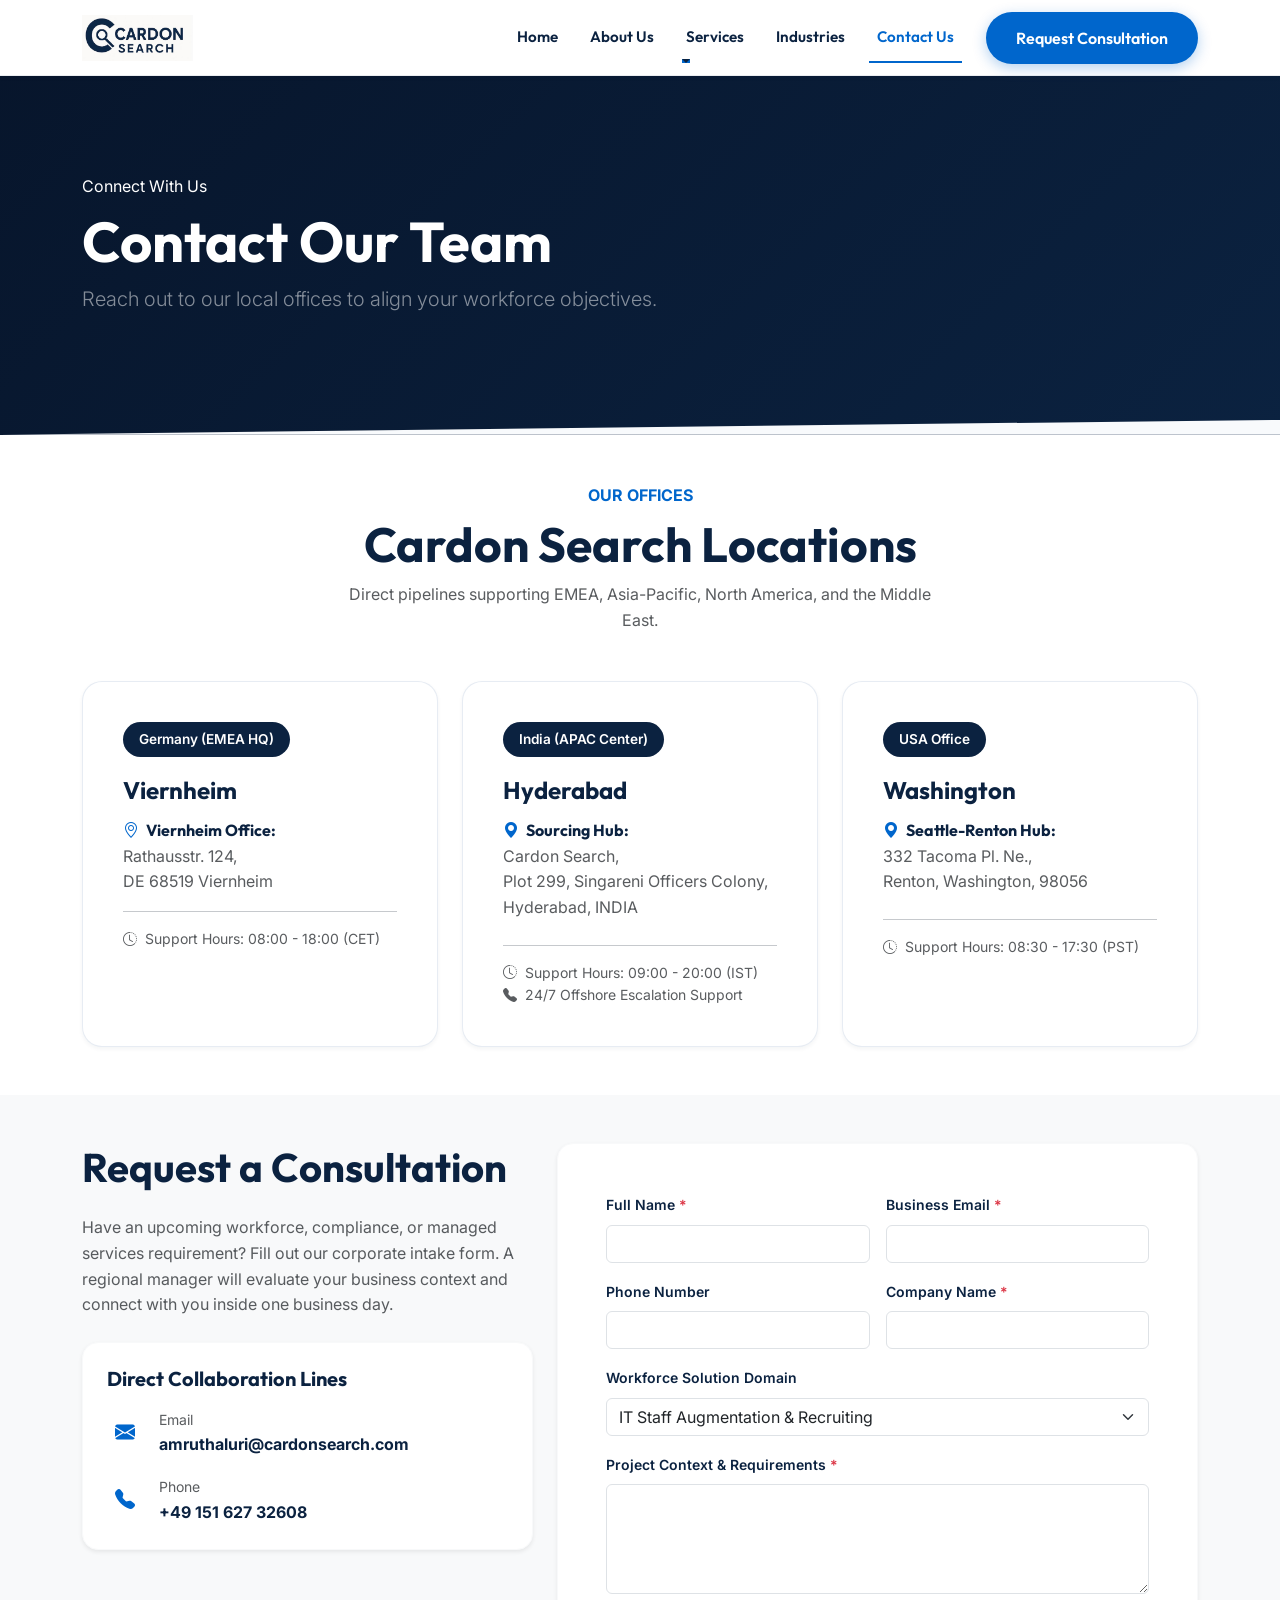
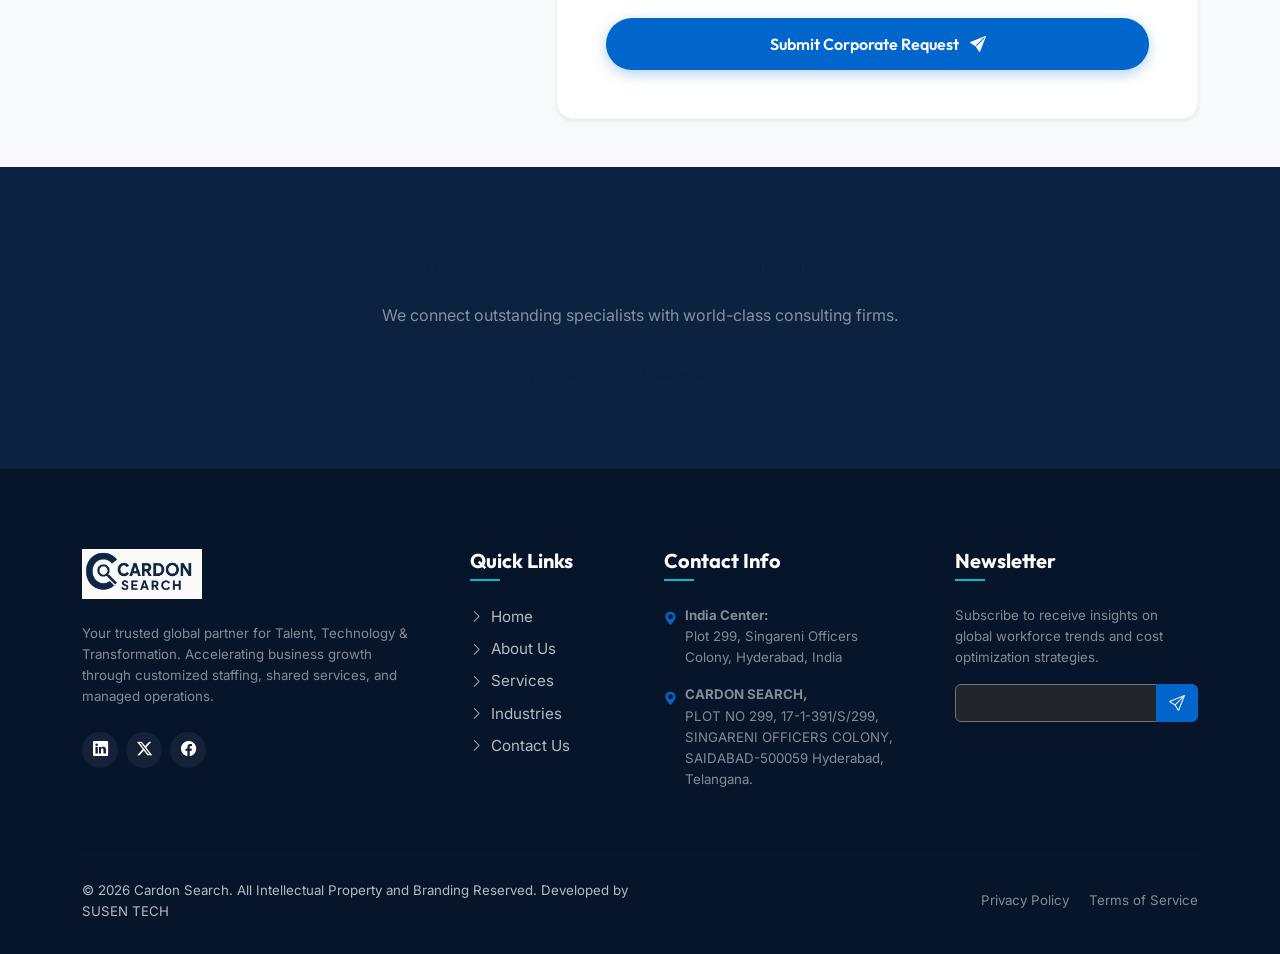
<file: cardonsearch/contact.html>
<!DOCTYPE html>
<html lang="en">
<head>
    <meta charset="UTF-8">
    <meta name="viewport" content="width=device-width, initial-scale=1.0">
    <title>Contact Us | Cardon Search</title>
    <meta name="description" content="Get in touch with Cardon Search. Find addresses, phone details, and contact forms for our regional operations centers in India, Germany, and the USA.">
    <!-- Bootstrap 5 CSS -->
    <link href="https://cdn.jsdelivr.net/npm/bootstrap@5.3.0/dist/css/bootstrap.min.css" rel="stylesheet">
    <!-- Bootstrap Icons -->
    <link href="https://cdn.jsdelivr.net/npm/bootstrap-icons@1.11.3/font/bootstrap-icons.css" rel="stylesheet">
    <!-- Custom CSS -->
    <link href="assets/css/style.css" rel="stylesheet">
</head>
<body>

    <!-- Header Navigation -->
    <nav class="navbar navbar-expand-lg navbar-dark navbar-custom fixed-top">
        <div class="container">
            <a class="navbar-brand" href="index.html">
                <img src="assets/images/logo.jpg" alt="Cardon Search Logo">
            </a>
            <button class="navbar-toggler navbar-toggler-custom" type="button" data-bs-toggle="collapse" data-bs-target="#navbarContent" aria-controls="navbarContent" aria-expanded="false" aria-label="Toggle navigation">
                <i class="bi bi-list"></i>
            </button>
            <div class="collapse navbar-collapse" id="navbarContent">
                <ul class="navbar-nav ms-auto mb-2 mb-lg-0 align-items-center">
                    <li class="nav-item"><a class="nav-link" href="index.html">Home</a></li>
                    <li class="nav-item"><a class="nav-link" href="about.html">About Us</a></li>
                    <li class="nav-item dropdown">
                        <a class="nav-link dropdown-toggle" href="#" id="servicesDropdown" role="button" data-bs-toggle="dropdown" aria-expanded="false">
                            Services
                        </a>
                        <ul class="dropdown-menu border-0 shadow-sm" aria-labelledby="servicesDropdown">
                            <li><a class="dropdown-item py-2 px-3 text-navy small fw-semibold" href="services.html">Services Overview</a></li>
                            <li><hr class="dropdown-divider opacity-10"></li>
                            <li><a class="dropdown-item py-2 px-3 text-navy" href="service-staffing.html">IT Staff Augmentation</a></li>
                            <li><a class="dropdown-item py-2 px-3 text-navy" href="service-shared.html">Shared Services Solutions</a></li>
                            <li><a class="dropdown-item py-2 px-3 text-navy" href="service-managed.html">Managed Services</a></li>
                            <li><a class="dropdown-item py-2 px-3 text-navy" href="service-compliance.html">Audit, Compliance & ISMS</a></li>
                        </ul>
                    </li>
                    <li class="nav-item"><a class="nav-link" href="industries.html">Industries</a></li>
                    <li class="nav-item"><a class="nav-link active" href="contact.html">Contact Us</a></li>
                    <li class="nav-item ms-lg-3 mt-2 mt-lg-0">
                        <a class="btn btn-primary-custom" href="contact.html">Request Consultation</a>
                    </li>
                </ul>
            </div>
        </div>
    </nav>

    <!-- Page Banner -->
    <section class="page-banner">
        <div class="container text-center text-lg-start py-4">
            <div class="badge-tech mb-2">Connect With Us</div>
            <h1 class="display-4 fw-bold text-white">Contact Our Team</h1>
            <p class="lead text-white-50">Reach out to our local offices to align your workforce objectives.</p>
        </div>
    </section>

    <!-- Office Locations Section -->
    <section class="py-5 bg-white">
        <div class="container">
            <div class="text-center mb-5 scroll-animate">
                <span class="text-accent fw-bold text-uppercase tracking-wider">Our Offices</span>
                <h2 class="display-5 text-navy fw-bold mt-2">Cardon Search Locations</h2>
                <p class="text-muted mx-auto" style="max-width: 600px;">Direct pipelines supporting EMEA, Asia-Pacific, North America, and the Middle East.</p>
            </div>

            <div class="row g-4 justify-content-center">
                <!-- Location 1: Germany -->
                <div class="col-lg-4 col-md-6 scroll-animate">
                    <div class="location-card">
                        <span class="location-badge">Germany (EMEA HQ)</span>
                        <h4 class="fw-bold text-navy mb-3">Viernheim</h4>
                        <div>
                            <h6 class="fw-bold text-navy mb-1"><i class="bi bi-geo-alt text-accent me-1"></i> Viernheim Office:</h6>
                            <address class="mb-0 text-muted">
                                Rathausstr. 124,<br>
                                DE 68519 Viernheim
                            </address>
                        </div>
                        <hr class="my-3">
                        <p class="small text-muted mb-0"><i class="bi bi-clock-history me-1"></i> Support Hours: 08:00 - 18:00 (CET)</p>
                    </div>
                </div>

                <!-- Location 2: India -->
                <div class="col-lg-4 col-md-6 scroll-animate">
                    <div class="location-card">
                        <span class="location-badge">India (APAC Center)</span>
                        <h4 class="fw-bold text-navy mb-3">Hyderabad</h4>
                        <div class="mb-4">
                            <h6 class="fw-bold text-navy mb-1"><i class="bi bi-geo-alt-fill text-accent me-1"></i> Sourcing Hub:</h6>
                            <address class="mb-0 text-muted">
                                Cardon Search,<br>
                                Plot 299, Singareni Officers Colony,<br>
                                Hyderabad, INDIA
                            </address>
                        </div>
                        <hr class="my-3">
                        <p class="small text-muted mb-0"><i class="bi bi-clock-history me-1"></i> Support Hours: 09:00 - 20:00 (IST)</p>
                        <p class="small text-muted mb-0"><i class="bi bi-telephone-fill me-1"></i> 24/7 Offshore Escalation Support</p>
                    </div>
                </div>

                <!-- Location 3: USA -->
                <div class="col-lg-4 col-md-6 scroll-animate">
                    <div class="location-card">
                        <span class="location-badge">USA Office</span>
                        <h4 class="fw-bold text-navy mb-3">Washington</h4>
                        <div class="mb-4">
                            <h6 class="fw-bold text-navy mb-1"><i class="bi bi-geo-alt-fill text-accent me-1"></i> Seattle-Renton Hub:</h6>
                            <address class="mb-0 text-muted">
                                332 Tacoma Pl. Ne.,<br>
                                Renton, Washington, 98056
                            </address>
                        </div>
                        <hr class="my-3">
                        <p class="small text-muted mb-0"><i class="bi bi-clock-history me-1"></i> Support Hours: 08:30 - 17:30 (PST)</p>
                    </div>
                </div>
            </div>
        </div>
    </section>

    <!-- Contact Form & Support Details -->
    <section class="py-5 bg-light">
        <div class="container">
            <div class="row">
                <!-- Left Details -->
                <div class="col-lg-5 scroll-animate">
                    <h2 class="h1 text-navy fw-bold mb-4">Request a Consultation</h2>
                    <p class="text-muted leading-relaxed">
                        Have an upcoming workforce, compliance, or managed services requirement? Fill out our corporate intake form. A regional manager will evaluate your business context and connect with you inside one business day.
                    </p>
                    
                    <div class="mt-4 p-4 bg-white border border-light rounded-4 shadow-sm">
                        <h5 class="fw-bold text-navy mb-3">Direct Collaboration Lines</h5>
                        <div class="d-flex align-items-center mb-3">
                            <div class="p-2 bg-accent-light text-accent rounded-circle me-3">
                                <i class="bi bi-envelope-fill fs-5"></i>
                            </div>
                            <div>
                                <span class="text-muted small">Email</span><br>
                                <strong class="text-navy">amruthaluri@cardonsearch.com</strong>
                            </div>
                        </div>
                        
                        <div class="d-flex align-items-center">
                            <div class="p-2 bg-accent-light text-accent rounded-circle me-3">
                                <i class="bi bi-telephone-fill fs-5"></i>
                            </div>
                            <div>
                                <span class="text-muted small">Phone</span><br>
                                <strong class="text-navy">+49 151 627 32608</strong>
                            </div>
                        </div>
                    </div>
                </div>
                
                <!-- Right Intake Form -->
                <div class="col-lg-7 mt-4 mt-lg-0 scroll-animate">
                    <div class="p-5 bg-white border border-light rounded-4 shadow-sm">
                        <form id="cardonContactForm" action="https://formspree.io/f/xpqvqarz" method="POST" novalidate class="needs-validation">
                            <div class="row g-3">
                                <div class="col-md-6">
                                    <label for="fullName" class="form-label text-navy fw-semibold small">Full Name <span class="text-danger">*</span></label>
                                    <input type="text" class="form-control" id="fullName" name="Full Name" placeholder="" required>
                                    <div class="invalid-feedback">Please enter your name.</div>
                                </div>
                                <div class="col-md-6">
                                    <label for="emailAddr" class="form-label text-navy fw-semibold small">Business Email <span class="text-danger">*</span></label>
                                    <input type="email" class="form-control" id="emailAddr" name="Email Address" placeholder="" required>
                                    <div class="invalid-feedback">Please enter a valid business email.</div>
                                </div>
                                <div class="col-md-6">
                                    <label for="phoneNum" class="form-label text-navy fw-semibold small">Phone Number</label>
                                    <input type="tel" class="form-control" id="phoneNum" name="Phone Number" placeholder="">
                                </div>
                                <div class="col-md-6">
                                    <label for="companyName" class="form-label text-navy fw-semibold small">Company Name <span class="text-danger">*</span></label>
                                    <input type="text" class="form-control" id="companyName" name="Company Name" placeholder="" required>
                                    <div class="invalid-feedback">Please enter your company name.</div>
                                </div>
                                <div class="col-12">
                                    <label for="targetService" class="form-label text-navy fw-semibold small">Workforce Solution Domain</label>
                                    <select class="form-select" id="targetService" name="Workforce Solution Domain">
                                        <option value="staffing">IT Staff Augmentation & Recruiting</option>
                                        <option value="shared">Shared Services Integration</option>
                                        <option value="managed">Managed Services (IT support, App maintenance)</option>
                                        <option value="compliance">ISMS & Compliance Audits</option>
                                        <option value="multiple">Combined Enterprise Transformation Solution</option>
                                    </select>
                                </div>
                                <div class="col-12">
                                    <label for="projDetails" class="form-label text-navy fw-semibold small">Project Context & Requirements <span class="text-danger">*</span></label>
                                    <textarea class="form-control" id="projDetails" name="Project Context & Requirements" rows="4" required></textarea>
                                    <div class="invalid-feedback">Please outline your project details.</div>
                                </div>
                                <div class="col-12 mt-4 text-end">
                                    <button type="submit" class="btn btn-primary-custom w-100">Submit Corporate Request <i class="bi bi-send-fill ms-2"></i></button>
                                </div>
                            </div>
                        </form>
                    </div>
                </div>
            </div>
        </div>
    </section>

    <!-- Global CTA Banner -->
    <section class="py-5 bg-navy text-white text-center position-relative overflow-hidden">
        <div class="container py-4 scroll-animate position-relative" style="z-index: 2;">
            <h2 class="display-6 fw-bold mb-3">Looking for Opportunities?</h2>
            <p class="text-white-50 mx-auto mb-4" style="max-width: 600px;">
                We connect outstanding specialists with world-class consulting firms.
            </p>
            <a href="about.html" class="btn btn-outline-custom px-4 py-2">Our Capabilities Profile</a>
        </div>
    </section>

    <!-- Footer -->
    <footer>
        <div class="container">
            <div class="row g-5">
                <div class="col-lg-4 col-md-6">
                    <img src="assets/images/logo.jpg" alt="Cardon Search Logo" class="mb-4" style="max-height: 50px;">
                    <p class="small text-white-50 mb-4">
                        Your trusted global partner for Talent, Technology & Transformation. Accelerating business growth through customized staffing, shared services, and managed operations.
                    </p>
                    <div class="d-flex">
                        <a href="#" class="footer-social-link"><i class="bi bi-linkedin"></i></a>
                        <a href="#" class="footer-social-link"><i class="bi bi-twitter-x"></i></a>
                        <a href="#" class="footer-social-link"><i class="bi bi-facebook"></i></a>
                    </div>
                </div>
                <div class="col-lg-2 col-md-6">
                    <h5 class="text-white fw-bold mb-4">Quick Links</h5>
                    <ul class="list-unstyled">
                        <li class="mb-2"><a href="index.html"><i class="bi bi-chevron-right small me-1"></i> Home</a></li>
                        <li class="mb-2"><a href="about.html"><i class="bi bi-chevron-right small me-1"></i> About Us</a></li>
                        <li class="mb-2"><a href="services.html"><i class="bi bi-chevron-right small me-1"></i> Services</a></li>
                        <li class="mb-2"><a href="industries.html"><i class="bi bi-chevron-right small me-1"></i> Industries</a></li>
                        <li class="mb-2"><a href="contact.html"><i class="bi bi-chevron-right small me-1"></i> Contact Us</a></li>
                    </ul>
                </div>
                <div class="col-lg-3 col-md-6">
                    <h5 class="text-white fw-bold mb-4">Contact Info</h5>
                    <ul class="list-unstyled text-white-50 small">
                        <li class="mb-3 d-flex align-items-start">
                            <i class="bi bi-geo-alt-fill text-accent me-2 mt-1"></i>
                            <span><strong>India Center:</strong><br>Plot 299, Singareni Officers Colony, Hyderabad, India</span>
                        </li>
                        <li class="mb-3 d-flex align-items-start">
                            <i class="bi bi-geo-alt-fill text-accent me-2 mt-1"></i>
                            <span
                              ><strong>CARDON SEARCH,</strong><br />PLOT NO 299,
                              17-1-391/S/299, SINGARENI OFFICERS COLONY, SAIDABAD-500059
                              Hyderabad, Telangana.</span
                            >
                        </li>
                        
                    </ul>
                </div>
                <div class="col-lg-3 col-md-6">
                    <h5 class="text-white fw-bold mb-4">Newsletter</h5>
                    <p class="small text-white-50 mb-3">Subscribe to receive insights on global workforce trends and cost optimization strategies.</p>
                    <form class="input-group">
                        <input type="email" class="form-control bg-dark border-secondary text-white small" placeholder="Your Email" required>
                        <button class="btn btn-primary" type="submit" style="background-color: var(--accent-color); border-color: var(--accent-color);"><i class="bi bi-send"></i></button>
                    </form>
                </div>
            </div>
            <hr class="mt-5 mb-4">
            <div class="row align-items-center">
                <div class="col-md-6 text-center text-md-start small">
                    &copy; 2026 Cardon Search. All Intellectual Property and Branding Reserved. Developed by SUSEN TECH
                </div>
                <div class="col-md-6 text-center text-md-end small mt-2 mt-md-0">
                    <a href="#" class="text-white-50 me-3">Privacy Policy</a>
                    <a href="#" class="text-white-50">Terms of Service</a>
                </div>
            </div>
        </div>
    </footer>

    <!-- Bootstrap 5 Bundle with Popper JS -->
    <script src="https://cdn.jsdelivr.net/npm/bootstrap@5.3.0/dist/js/bootstrap.bundle.min.js"></script>
    <!-- Custom JS -->
    <script src="assets/js/main.js"></script>
</body>
</html>
</file>
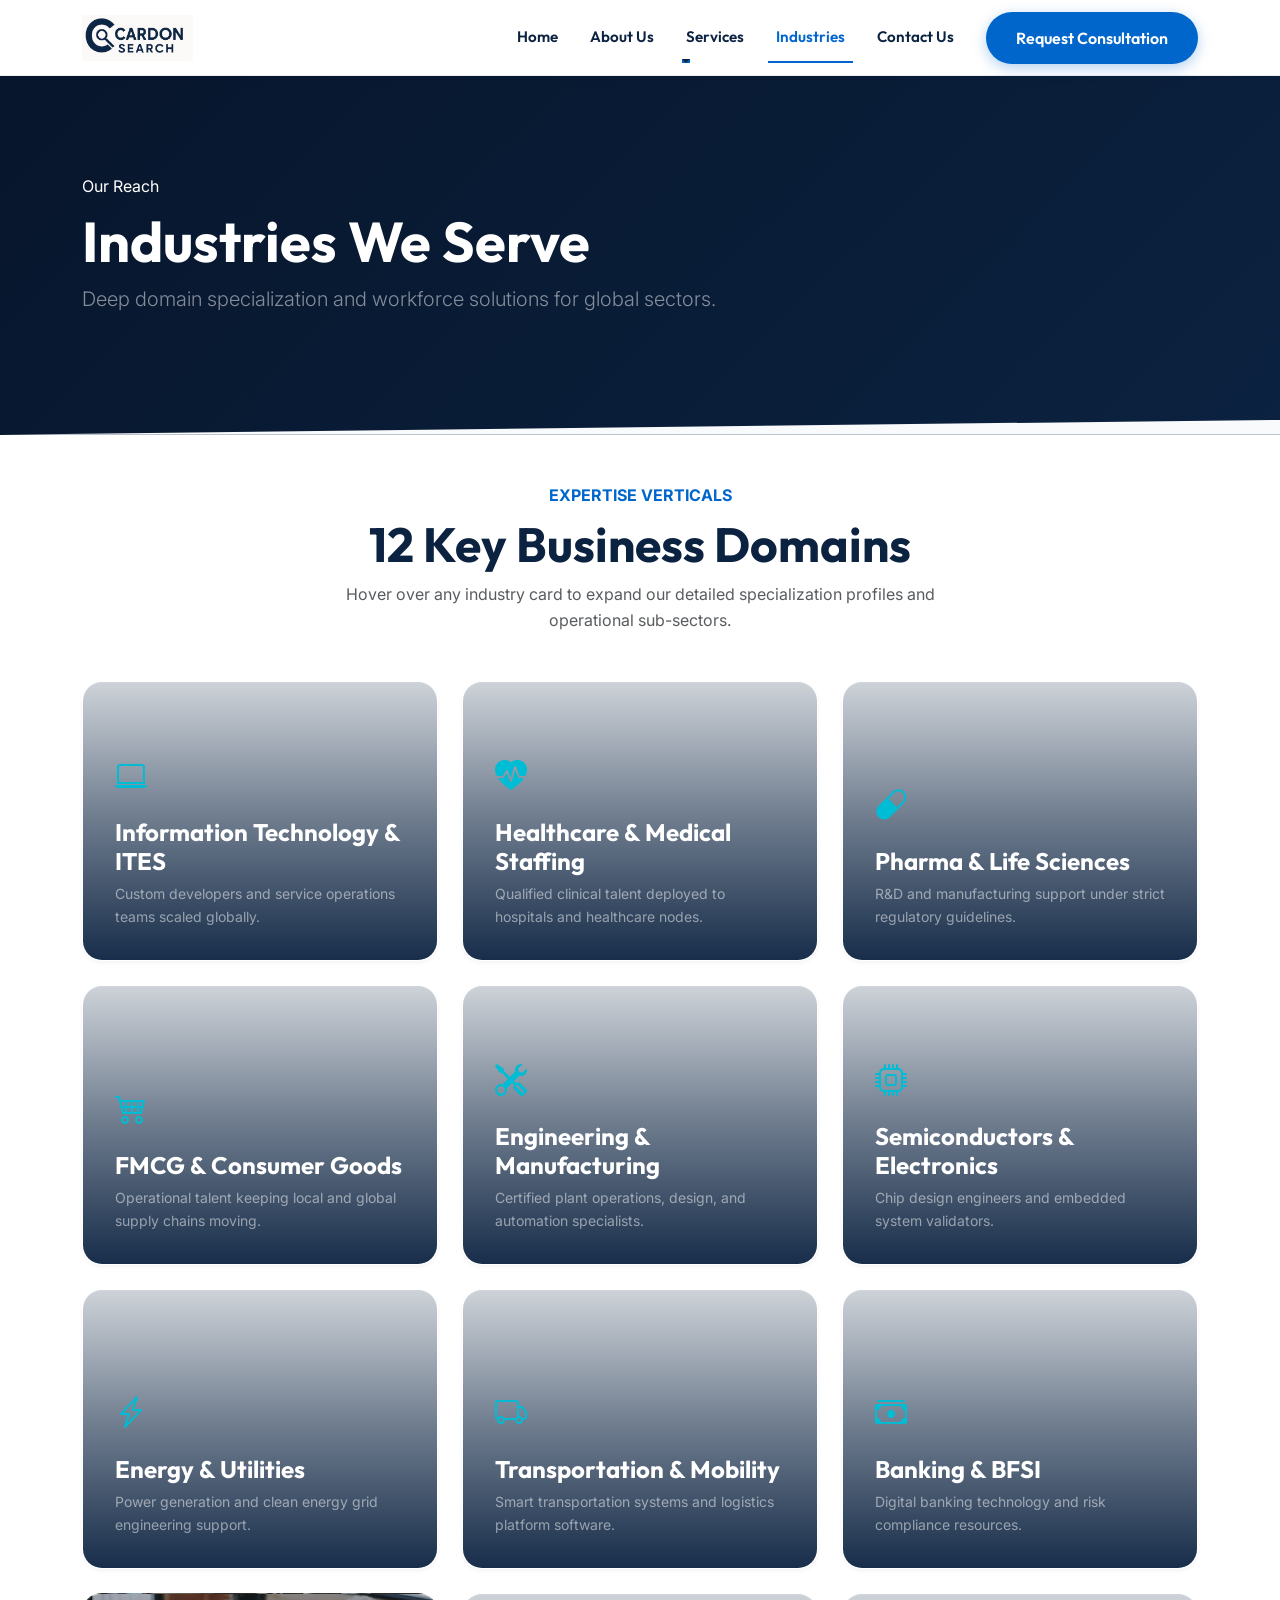
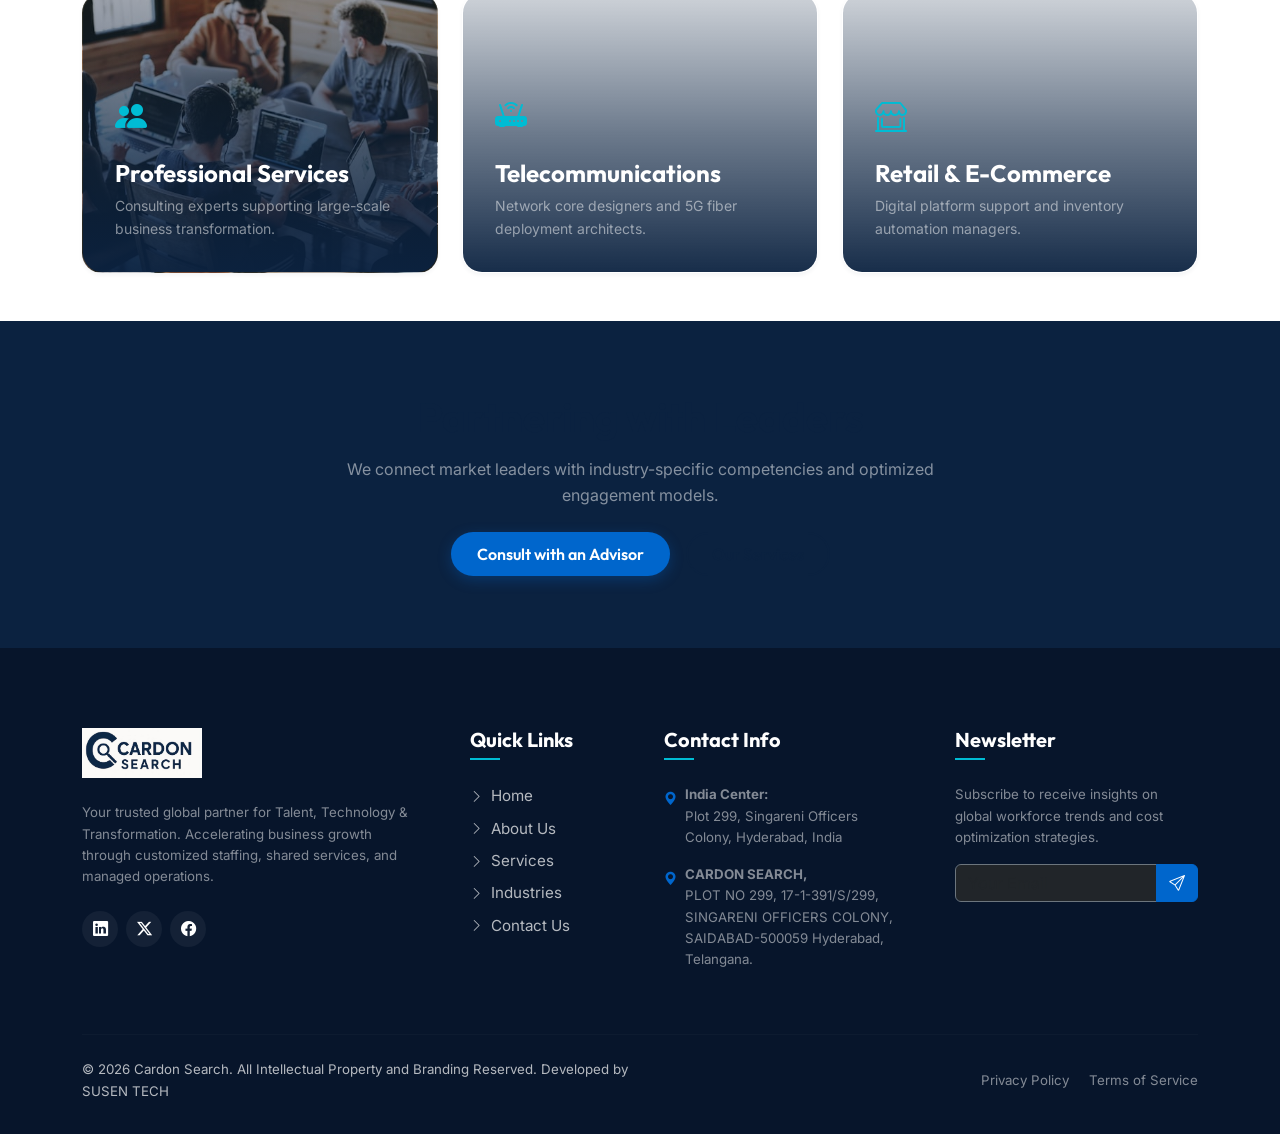
<file: cardonsearch/industries.html>
<!DOCTYPE html>
<html lang="en">
<head>
    <meta charset="UTF-8">
    <meta name="viewport" content="width=device-width, initial-scale=1.0">
    <title>Industries We Serve | Cardon Search</title>
    <meta name="description" content="Discover our specialized industry solutions, spanning IT, Semiconductors, BFSI, Healthcare, Energy, Manufacturing, FMCG, and Digital Mobility.">
    <!-- Bootstrap 5 CSS -->
    <link href="https://cdn.jsdelivr.net/npm/bootstrap@5.3.0/dist/css/bootstrap.min.css" rel="stylesheet">
    <!-- Bootstrap Icons -->
    <link href="https://cdn.jsdelivr.net/npm/bootstrap-icons@1.11.3/font/bootstrap-icons.css" rel="stylesheet">
    <!-- Custom CSS -->
    <link href="assets/css/style.css" rel="stylesheet">
</head>
<body>

    <!-- Header Navigation -->
    <nav class="navbar navbar-expand-lg navbar-dark navbar-custom fixed-top">
        <div class="container">
            <a class="navbar-brand" href="index.html">
                <img src="assets/images/logo.jpg" alt="Cardon Search Logo">
            </a>
            <button class="navbar-toggler navbar-toggler-custom" type="button" data-bs-toggle="collapse" data-bs-target="#navbarContent" aria-controls="navbarContent" aria-expanded="false" aria-label="Toggle navigation">
                <i class="bi bi-list"></i>
            </button>
            <div class="collapse navbar-collapse" id="navbarContent">
                <ul class="navbar-nav ms-auto mb-2 mb-lg-0 align-items-center">
                    <li class="nav-item"><a class="nav-link" href="index.html">Home</a></li>
                    <li class="nav-item"><a class="nav-link" href="about.html">About Us</a></li>
                    <li class="nav-item dropdown">
                        <a class="nav-link dropdown-toggle" href="#" id="servicesDropdown" role="button" data-bs-toggle="dropdown" aria-expanded="false">
                            Services
                        </a>
                        <ul class="dropdown-menu border-0 shadow-sm" aria-labelledby="servicesDropdown">
                            <li><a class="dropdown-item py-2 px-3 text-navy small fw-semibold" href="services.html">Services Overview</a></li>
                            <li><hr class="dropdown-divider opacity-10"></li>
                            <li><a class="dropdown-item py-2 px-3 text-navy" href="service-staffing.html">IT Staff Augmentation</a></li>
                            <li><a class="dropdown-item py-2 px-3 text-navy" href="service-shared.html">Shared Services Solutions</a></li>
                            <li><a class="dropdown-item py-2 px-3 text-navy" href="service-managed.html">Managed Services</a></li>
                            <li><a class="dropdown-item py-2 px-3 text-navy" href="service-compliance.html">Audit, Compliance & ISMS</a></li>
                        </ul>
                    </li>
                    <li class="nav-item"><a class="nav-link active" href="industries.html">Industries</a></li>
                    <li class="nav-item"><a class="nav-link" href="contact.html">Contact Us</a></li>
                    <li class="nav-item ms-lg-3 mt-2 mt-lg-0">
                        <a class="btn btn-primary-custom" href="contact.html">Request Consultation</a>
                    </li>
                </ul>
            </div>
        </div>
    </nav>

    <!-- Page Banner -->
    <section class="page-banner">
        <div class="container text-center text-lg-start py-4">
            <div class="badge-tech mb-2">Our Reach</div>
            <h1 class="display-4 fw-bold text-white">Industries We Serve</h1>
            <p class="lead text-white-50">Deep domain specialization and workforce solutions for global sectors.</p>
        </div>
    </section>

    <!-- Industry Grid Section -->
    <section class="py-5 bg-white">
        <div class="container">
            <div class="text-center mb-5 scroll-animate">
                <span class="text-accent fw-bold text-uppercase tracking-wider">Expertise Verticals</span>
                <h2 class="display-5 text-navy fw-bold mt-2">12 Key Business Domains</h2>
                <p class="text-muted mx-auto" style="max-width: 600px;">Hover over any industry card to expand our detailed specialization profiles and operational sub-sectors.</p>
            </div>

            <div class="row g-4">
                <!-- IT & ITES -->
                <div class="col-xl-4 col-md-6 col-12 scroll-animate">
                    <div class="industry-card" style="background-image: url('https://images.unsplash.com/photo-1518770660439-4636190af475?auto=format&fit=crop&w=600&q=80');">
                        <div class="industry-card-overlay"></div>
                        <div class="industry-card-content">
                            <span class="ind-icon"><i class="bi bi-laptop"></i></span>
                            <h4 class="fw-bold text-white mb-2">Information Technology & ITES</h4>
                            <p class="small text-white-50 mb-0">Custom developers and service operations teams scaled globally.</p>
                            <ul class="industry-details-list">
                                <li><i class="bi bi-chevron-right small text-cyan"></i> Software & App Development</li>
                                <li><i class="bi bi-chevron-right small text-cyan"></i> Cloud & Infrastructure Services</li>
                                <li><i class="bi bi-chevron-right small text-cyan"></i> Cybersecurity & AI Operations</li>
                                <li><i class="bi bi-chevron-right small text-cyan"></i> ERP Systems & IT Enabled Services (ITES)</li>
                            </ul>
                        </div>
                    </div>
                </div>

                <!-- Healthcare & Medical Staffing -->
                <div class="col-xl-4 col-md-6 col-12 scroll-animate">
                    <div class="industry-card" style="background-image: url('https://images.unsplash.com/photo-1576091160550-2173dba999ef?auto=format&fit=crop&w=600&q=80');">
                        <div class="industry-card-overlay"></div>
                        <div class="industry-card-content">
                            <span class="ind-icon"><i class="bi bi-heart-pulse-fill"></i></span>
                            <h4 class="fw-bold text-white mb-2">Healthcare & Medical Staffing</h4>
                            <p class="small text-white-50 mb-0">Qualified clinical talent deployed to hospitals and healthcare nodes.</p>
                            <ul class="industry-details-list">
                                <li><i class="bi bi-chevron-right small text-cyan"></i> Physicians & Specialists</li>
                                <li><i class="bi bi-chevron-right small text-cyan"></i> Nurses & Allied Professionals</li>
                                <li><i class="bi bi-chevron-right small text-cyan"></i> Clinical Support & Technicians</li>
                                <li><i class="bi bi-chevron-right small text-cyan"></i> Healthcare Administration & IT</li>
                            </ul>
                        </div>
                    </div>
                </div>

                <!-- Pharmaceutical & Life Sciences -->
                <div class="col-xl-4 col-md-6 col-12 scroll-animate">
                    <div class="industry-card" style="background-image: url('https://images.unsplash.com/photo-1532187643603-ba119ca4109e?auto=format&fit=crop&w=600&q=80');">
                        <div class="industry-card-overlay"></div>
                        <div class="industry-card-content">
                            <span class="ind-icon"><i class="bi bi-capsule"></i></span>
                            <h4 class="fw-bold text-white mb-2">Pharma & Life Sciences</h4>
                            <p class="small text-white-50 mb-0">R&D and manufacturing support under strict regulatory guidelines.</p>
                            <ul class="industry-details-list">
                                <li><i class="bi bi-chevron-right small text-cyan"></i> Research & Development (R&D)</li>
                                <li><i class="bi bi-chevron-right small text-cyan"></i> Regulatory Affairs & Quality</li>
                                <li><i class="bi bi-chevron-right small text-cyan"></i> Clinical Trial Operations</li>
                                <li><i class="bi bi-chevron-right small text-cyan"></i> Lab Professionals & Manufacturing</li>
                            </ul>
                        </div>
                    </div>
                </div>

                <!-- FMCG & Consumer Goods -->
                <div class="col-xl-4 col-md-6 col-12 scroll-animate">
                    <div class="industry-card" style="background-image: url('https://images.unsplash.com/photo-1542838132-92c53300491e?auto=format&fit=crop&w=600&q=80');">
                        <div class="industry-card-overlay"></div>
                        <div class="industry-card-content">
                            <span class="ind-icon"><i class="bi bi-cart4"></i></span>
                            <h4 class="fw-bold text-white mb-2">FMCG & Consumer Goods</h4>
                            <p class="small text-white-50 mb-0">Operational talent keeping local and global supply chains moving.</p>
                            <ul class="industry-details-list">
                                <li><i class="bi bi-chevron-right small text-cyan"></i> Sales & Marketing Directors</li>
                                <li><i class="bi bi-chevron-right small text-cyan"></i> Supply Chain Specialists</li>
                                <li><i class="bi bi-chevron-right small text-cyan"></i> Procurement Experts</li>
                                <li><i class="bi bi-chevron-right small text-cyan"></i> Distribution & Logistics Systems</li>
                            </ul>
                        </div>
                    </div>
                </div>

                <!-- Engineering & Manufacturing -->
                <div class="col-xl-4 col-md-6 col-12 scroll-animate">
                    <div class="industry-card" style="background-image: url('https://images.unsplash.com/photo-1581091226825-a6a2a5aee158?auto=format&fit=crop&w=600&q=80');">
                        <div class="industry-card-overlay"></div>
                        <div class="industry-card-content">
                            <span class="ind-icon"><i class="bi bi-tools"></i></span>
                            <h4 class="fw-bold text-white mb-2">Engineering & Manufacturing</h4>
                            <p class="small text-white-50 mb-0">Certified plant operations, design, and automation specialists.</p>
                            <ul class="industry-details-list">
                                <li><i class="bi bi-chevron-right small text-cyan"></i> Mechanical & Industrial Engineers</li>
                                <li><i class="bi bi-chevron-right small text-cyan"></i> Automation & Robotic Specialists</li>
                                <li><i class="bi bi-chevron-right small text-cyan"></i> Plant Operations Management</li>
                                <li><i class="bi bi-chevron-right small text-cyan"></i> Production & Quality Assurance</li>
                            </ul>
                        </div>
                    </div>
                </div>

                <!-- Semiconductor & Electronics -->
                <div class="col-xl-4 col-md-6 col-12 scroll-animate">
                    <div class="industry-card" style="background-image: url('https://images.unsplash.com/photo-1517055729445-fa7d27394b48?auto=format&fit=crop&w=600&q=80');">
                        <div class="industry-card-overlay"></div>
                        <div class="industry-card-content">
                            <span class="ind-icon"><i class="bi bi-cpu"></i></span>
                            <h4 class="fw-bold text-white mb-2">Semiconductors & Electronics</h4>
                            <p class="small text-white-50 mb-0">Chip design engineers and embedded system validators.</p>
                            <ul class="industry-details-list">
                                <li><i class="bi bi-chevron-right small text-cyan"></i> Semiconductor Design Engineers</li>
                                <li><i class="bi bi-chevron-right small text-cyan"></i> Embedded Systems Developers</li>
                                <li><i class="bi bi-chevron-right small text-cyan"></i> Hardware Validation Specialists</li>
                                <li><i class="bi bi-chevron-right small text-cyan"></i> Advanced Electronics Manufacturing</li>
                            </ul>
                        </div>
                    </div>
                </div>

                <!-- Energy & Utilities -->
                <div class="col-xl-4 col-md-6 col-12 scroll-animate">
                    <div class="industry-card" style="background-image: url('https://images.unsplash.com/photo-1466611653911-95081537e5b7?auto=format&fit=crop&w=600&q=80');">
                        <div class="industry-card-overlay"></div>
                        <div class="industry-card-content">
                            <span class="ind-icon"><i class="bi bi-lightning-charge"></i></span>
                            <h4 class="fw-bold text-white mb-2">Energy & Utilities</h4>
                            <p class="small text-white-50 mb-0">Power generation and clean energy grid engineering support.</p>
                            <ul class="industry-details-list">
                                <li><i class="bi bi-chevron-right small text-cyan"></i> Renewable Energy & Solar Techs</li>
                                <li><i class="bi bi-chevron-right small text-cyan"></i> Oil & Gas Consulting Engineers</li>
                                <li><i class="bi bi-chevron-right small text-cyan"></i> Grid & Transmission Architects</li>
                                <li><i class="bi bi-chevron-right small text-cyan"></i> Environmental Compliance Teams</li>
                            </ul>
                        </div>
                    </div>
                </div>

                <!-- Transportation & Digital Mobility -->
                <div class="col-xl-4 col-md-6 col-12 scroll-animate">
                    <div class="industry-card" style="background-image: url('https://images.unsplash.com/photo-1519003722824-192d992a6059?auto=format&fit=crop&w=600&q=80');">
                        <div class="industry-card-overlay"></div>
                        <div class="industry-card-content">
                            <span class="ind-icon"><i class="bi bi-truck"></i></span>
                            <h4 class="fw-bold text-white mb-2">Transportation & Mobility</h4>
                            <p class="small text-white-50 mb-0">Smart transportation systems and logistics platform software.</p>
                            <ul class="industry-details-list">
                                <li><i class="bi bi-chevron-right small text-cyan"></i> Smart Transportation Techs</li>
                                <li><i class="bi bi-chevron-right small text-cyan"></i> Supply Chain Logistics Platforms</li>
                                <li><i class="bi bi-chevron-right small text-cyan"></i> Digital Mobility Integrators</li>
                                <li><i class="bi bi-chevron-right small text-cyan"></i> Intelligent Transport Systems</li>
                            </ul>
                        </div>
                    </div>
                </div>

                <!-- Banking, Financial Services & Insurance (BFSI) -->
                <div class="col-xl-4 col-md-6 col-12 scroll-animate">
                    <div class="industry-card" style="background-image: url('https://images.unsplash.com/photo-1590283603385-17ffb3a7f29f?auto=format&fit=crop&w=600&q=80');">
                        <div class="industry-card-overlay"></div>
                        <div class="industry-card-content">
                            <span class="ind-icon"><i class="bi bi-cash-stack"></i></span>
                            <h4 class="fw-bold text-white mb-2">Banking & BFSI</h4>
                            <p class="small text-white-50 mb-0">Digital banking technology and risk compliance resources.</p>
                            <ul class="industry-details-list">
                                <li><i class="bi bi-chevron-right small text-cyan"></i> Financial & Risk Analysts</li>
                                <li><i class="bi bi-chevron-right small text-cyan"></i> Compliance & Governance Experts</li>
                                <li><i class="bi bi-chevron-right small text-cyan"></i> Digital Banking Specialists</li>
                                <li><i class="bi bi-chevron-right small text-cyan"></i> FinTech Systems Consultants</li>
                            </ul>
                        </div>
                    </div>
                </div>

                <!-- Consulting & Professional Services -->
                <div class="col-xl-4 col-md-6 col-12 scroll-animate">
                    <div class="industry-card" style="background-image: url('assets/images/delivery-offshore.jpg');">
                        <div class="industry-card-overlay"></div>
                        <div class="industry-card-content">
                            <span class="ind-icon"><i class="bi bi-people-fill"></i></span>
                            <h4 class="fw-bold text-white mb-2">Professional Services</h4>
                            <p class="small text-white-50 mb-0">Consulting experts supporting large-scale business transformation.</p>
                            <ul class="industry-details-list">
                                <li><i class="bi bi-chevron-right small text-cyan"></i> Business Strategy Consultants</li>
                                <li><i class="bi bi-chevron-right small text-cyan"></i> PMO & Operations Managers</li>
                                <li><i class="bi bi-chevron-right small text-cyan"></i> Process Transformation Specialists</li>
                                <li><i class="bi bi-chevron-right small text-cyan"></i> Change Management Directors</li>
                            </ul>
                        </div>
                    </div>
                </div>

                <!-- Telecommunications -->
                <div class="col-xl-4 col-md-6 col-12 scroll-animate">
                    <div class="industry-card" style="background-image: url('https://images.unsplash.com/photo-1562408590-e32931084e23?auto=format&fit=crop&w=600&q=80');">
                        <div class="industry-card-overlay"></div>
                        <div class="industry-card-content">
                            <span class="ind-icon"><i class="bi bi-router-fill"></i></span>
                            <h4 class="fw-bold text-white mb-2">Telecommunications</h4>
                            <p class="small text-white-50 mb-0">Network core designers and 5G fiber deployment architects.</p>
                            <ul class="industry-details-list">
                                <li><i class="bi bi-chevron-right small text-cyan"></i> 5G Infrastructure Architects</li>
                                <li><i class="bi bi-chevron-right small text-cyan"></i> Network Core Engineers</li>
                                <li><i class="bi bi-chevron-right small text-cyan"></i> Fiber Deployments Specialists</li>
                                <li><i class="bi bi-chevron-right small text-cyan"></i> Telecom Regulatory Liaisons</li>
                            </ul>
                        </div>
                    </div>
                </div>

                <!-- Retail & E-Commerce -->
                <div class="col-xl-4 col-md-6 col-12 scroll-animate">
                    <div class="industry-card" style="background-image: url('https://images.unsplash.com/photo-1556742049-0cfed4f6a45d?auto=format&fit=crop&w=600&q=80');">
                        <div class="industry-card-overlay"></div>
                        <div class="industry-card-content">
                            <span class="ind-icon"><i class="bi bi-shop-window"></i></span>
                            <h4 class="fw-bold text-white mb-2">Retail & E-Commerce</h4>
                            <p class="small text-white-50 mb-0">Digital platform support and inventory automation managers.</p>
                            <ul class="industry-details-list">
                                <li><i class="bi bi-chevron-right small text-cyan"></i> Web Operations Managers</li>
                                <li><i class="bi bi-chevron-right small text-cyan"></i> Platform Engineers (Shopify/Magento)</li>
                                <li><i class="bi bi-chevron-right small text-cyan"></i> Inventory Management Specialists</li>
                                <li><i class="bi bi-chevron-right small text-cyan"></i> Digital Customer Support Leads</li>
                            </ul>
                        </div>
                    </div>
                </div>
            </div>
        </div>
    </section>

    <!-- Global CTA Banner -->
    <section class="py-5 bg-navy text-white text-center position-relative overflow-hidden">
        <div class="container py-4 scroll-animate position-relative" style="z-index: 2;">
            <h2 class="display-6 fw-bold mb-3">Partnering with Leaders</h2>
            <p class="text-white-50 mx-auto mb-4" style="max-width: 600px;">
                We connect market leaders with industry-specific competencies and optimized engagement models.
            </p>
            <div class="d-flex justify-content-center gap-3">
                <a href="contact.html" class="btn btn-primary-custom px-4 py-2">Consult with an Advisor</a>
                <a href="services.html" class="btn btn-outline-custom px-4 py-2">Our Services</a>
            </div>
        </div>
    </section>

    <!-- Footer -->
    <footer>
        <div class="container">
            <div class="row g-5">
                <div class="col-lg-4 col-md-6">
                    <img src="assets/images/logo.jpg" alt="Cardon Search Logo" class="mb-4" style="max-height: 50px;">
                    <p class="small text-white-50 mb-4">
                        Your trusted global partner for Talent, Technology & Transformation. Accelerating business growth through customized staffing, shared services, and managed operations.
                    </p>
                    <div class="d-flex">
                        <a href="#" class="footer-social-link"><i class="bi bi-linkedin"></i></a>
                        <a href="#" class="footer-social-link"><i class="bi bi-twitter-x"></i></a>
                        <a href="#" class="footer-social-link"><i class="bi bi-facebook"></i></a>
                    </div>
                </div>
                <div class="col-lg-2 col-md-6">
                    <h5 class="text-white fw-bold mb-4">Quick Links</h5>
                    <ul class="list-unstyled">
                        <li class="mb-2"><a href="index.html"><i class="bi bi-chevron-right small me-1"></i> Home</a></li>
                        <li class="mb-2"><a href="about.html"><i class="bi bi-chevron-right small me-1"></i> About Us</a></li>
                        <li class="mb-2"><a href="services.html"><i class="bi bi-chevron-right small me-1"></i> Services</a></li>
                        <li class="mb-2"><a href="industries.html"><i class="bi bi-chevron-right small me-1"></i> Industries</a></li>
                        <li class="mb-2"><a href="contact.html"><i class="bi bi-chevron-right small me-1"></i> Contact Us</a></li>
                    </ul>
                </div>
                <div class="col-lg-3 col-md-6">
                    <h5 class="text-white fw-bold mb-4">Contact Info</h5>
                    <ul class="list-unstyled text-white-50 small">
                        <li class="mb-3 d-flex align-items-start">
                            <i class="bi bi-geo-alt-fill text-accent me-2 mt-1"></i>
                            <span><strong>India Center:</strong><br>Plot 299, Singareni Officers Colony, Hyderabad, India</span>
                        </li>
                       <li class="mb-3 d-flex align-items-start">
                            <i class="bi bi-geo-alt-fill text-accent me-2 mt-1"></i>
                            <span
                              ><strong>CARDON SEARCH,</strong><br />PLOT NO 299,
                              17-1-391/S/299, SINGARENI OFFICERS COLONY, SAIDABAD-500059
                              Hyderabad, Telangana.</span
                            >
                          </li>
                        
                    </ul>
                </div>
                <div class="col-lg-3 col-md-6">
                    <h5 class="text-white fw-bold mb-4">Newsletter</h5>
                    <p class="small text-white-50 mb-3">Subscribe to receive insights on global workforce trends and cost optimization strategies.</p>
                    <form class="input-group">
                        <input type="email" class="form-control bg-dark border-secondary text-white small" placeholder="Your Email" required>
                        <button class="btn btn-primary" type="submit" style="background-color: var(--accent-color); border-color: var(--accent-color);"><i class="bi bi-send"></i></button>
                    </form>
                </div>
            </div>
            <hr class="mt-5 mb-4">
            <div class="row align-items-center">
                <div class="col-md-6 text-center text-md-start small">
                    &copy; 2026 Cardon Search. All Intellectual Property and Branding Reserved. Developed by SUSEN TECH
                </div>
                <div class="col-md-6 text-center text-md-end small mt-2 mt-md-0">
                    <a href="#" class="text-white-50 me-3">Privacy Policy</a>
                    <a href="#" class="text-white-50">Terms of Service</a>
                </div>
            </div>
        </div>
    </footer>

    <!-- Bootstrap 5 Bundle with Popper JS -->
    <script src="https://cdn.jsdelivr.net/npm/bootstrap@5.3.0/dist/js/bootstrap.bundle.min.js"></script>
    <!-- Custom JS -->
    <script src="assets/js/main.js"></script>
</body>
</html>
</file>
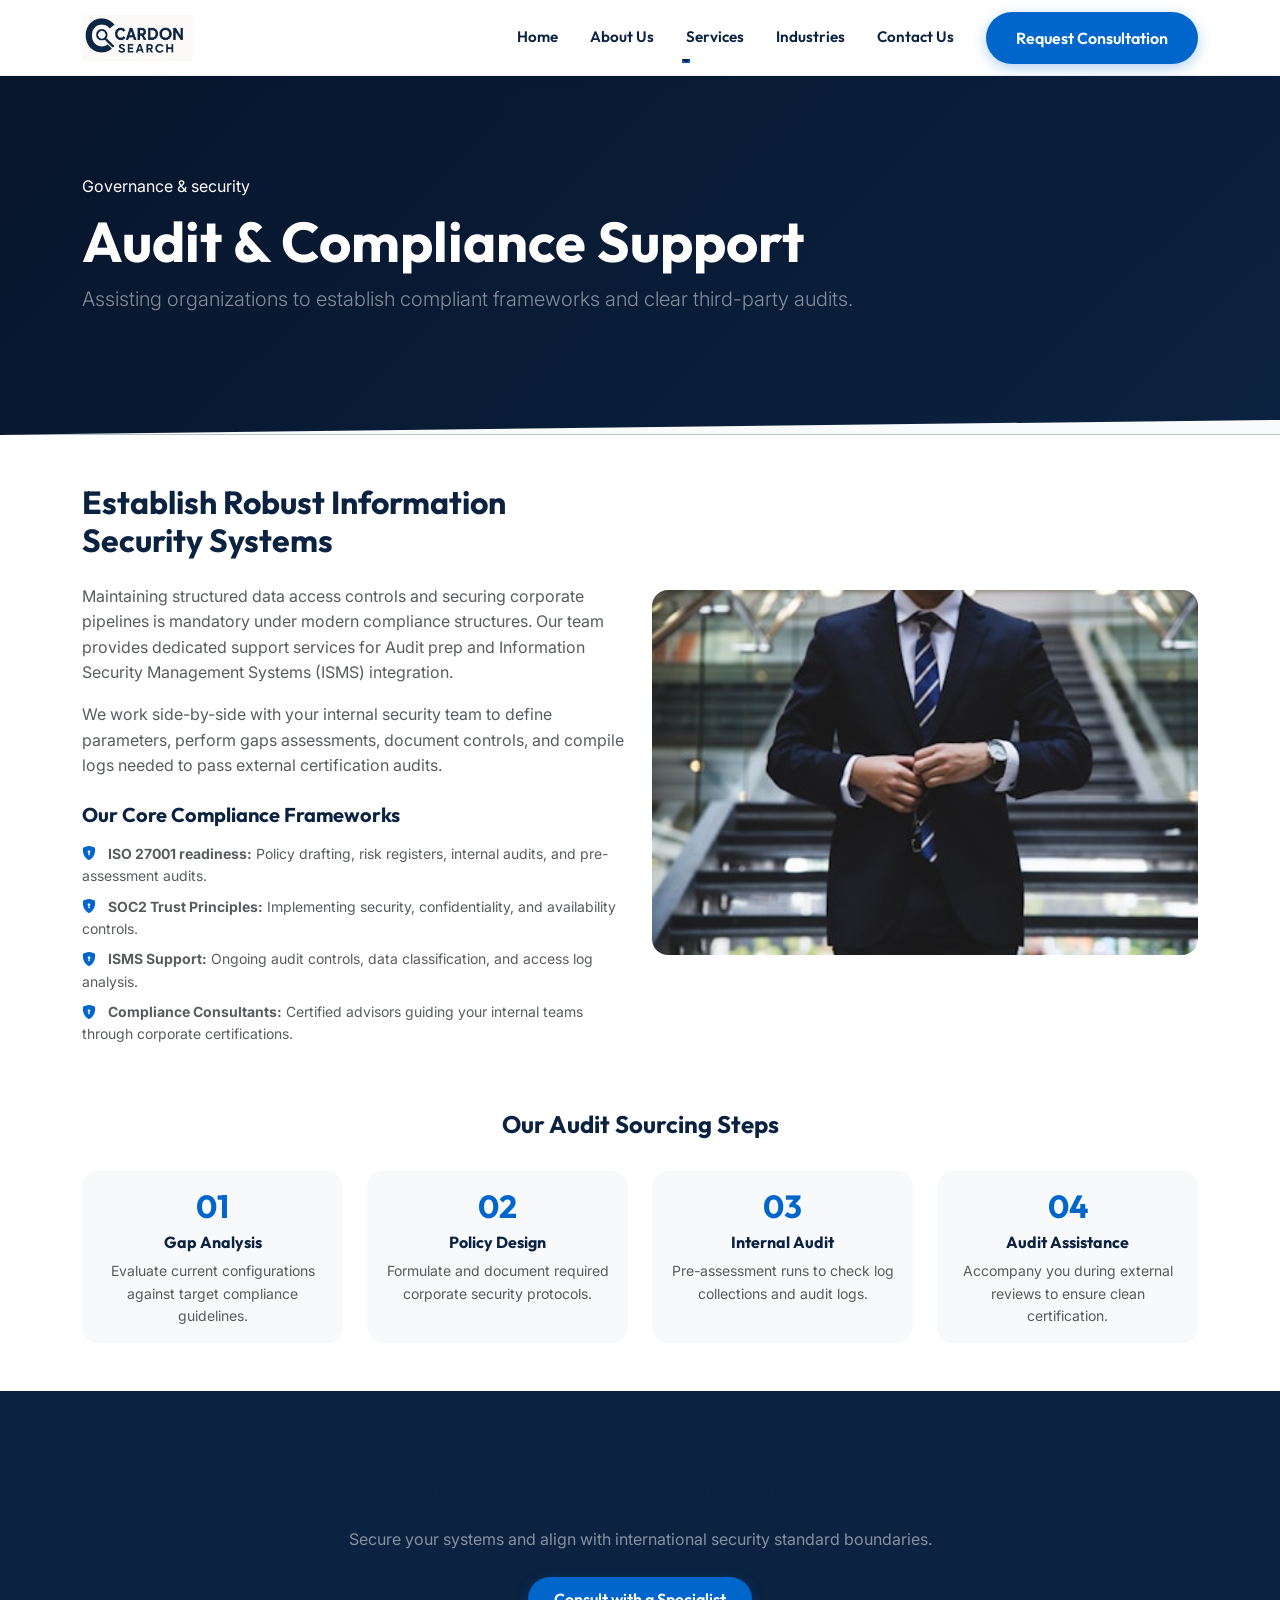
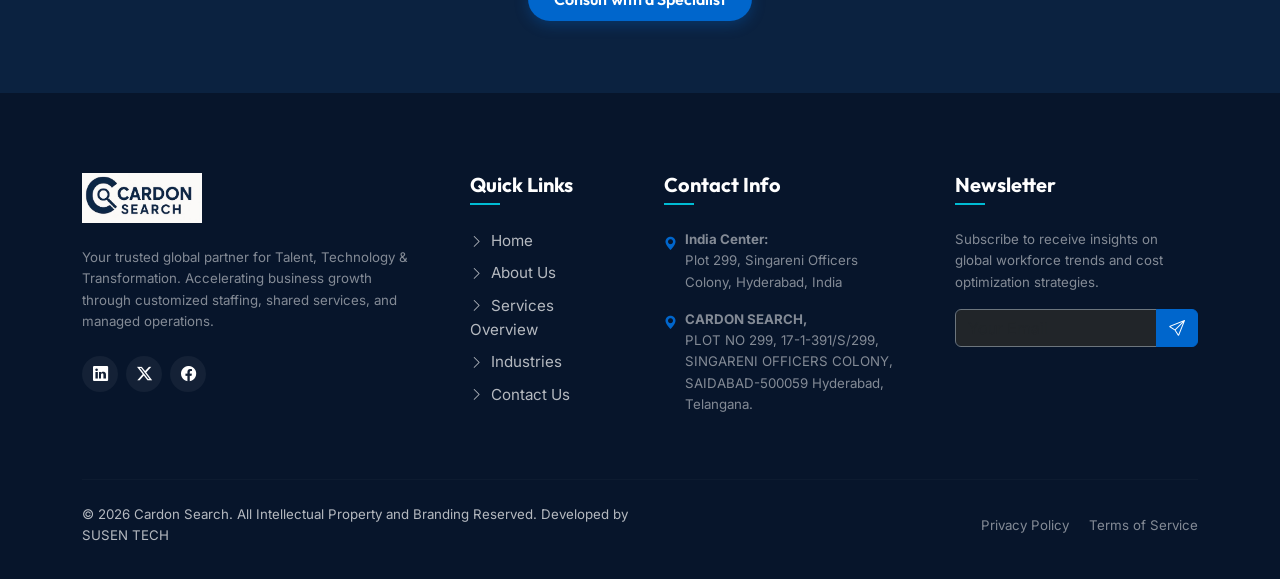
<file: cardonsearch/service-compliance.html>
<!DOCTYPE html>
<html lang="en">
<head>
    <meta charset="UTF-8">
    <meta name="viewport" content="width=device-width, initial-scale=1.0">
    <title>Audit, Compliance & ISMS Support | Cardon Search</title>
    <meta name="description" content="Ensure compliance with ISO 27001, SOC2, and data privacy regulations through audit and ISMS support services from Cardon Search.">
    <!-- Bootstrap 5 CSS -->
    <link href="https://cdn.jsdelivr.net/npm/bootstrap@5.3.0/dist/css/bootstrap.min.css" rel="stylesheet">
    <!-- Bootstrap Icons -->
    <link href="https://cdn.jsdelivr.net/npm/bootstrap-icons@1.11.3/font/bootstrap-icons.css" rel="stylesheet">
    <!-- Custom CSS -->
    <link href="assets/css/style.css" rel="stylesheet">
</head>
<body>

    <!-- Header Navigation -->
    <nav class="navbar navbar-expand-lg navbar-light navbar-custom fixed-top">
        <div class="container">
            <a class="navbar-brand" href="index.html">
                <img src="assets/images/logo.jpg" alt="Cardon Search Logo">
            </a>
            <button class="navbar-toggler navbar-toggler-custom" type="button" data-bs-toggle="collapse" data-bs-target="#navbarContent" aria-controls="navbarContent" aria-expanded="false" aria-label="Toggle navigation">
                <i class="bi bi-list"></i>
            </button>
            <div class="collapse navbar-collapse" id="navbarContent">
                <ul class="navbar-nav ms-auto mb-2 mb-lg-0 align-items-center">
                    <li class="nav-item"><a class="nav-link" href="index.html">Home</a></li>
                    <li class="nav-item"><a class="nav-link" href="about.html">About Us</a></li>
                    
                    <!-- Services Dropdown menu -->
                    <li class="nav-item dropdown">
                        <a class="nav-link active dropdown-toggle" href="#" id="servicesDropdown" role="button" data-bs-toggle="dropdown" aria-expanded="false">
                            Services
                        </a>
                        <ul class="dropdown-menu border-0 shadow-sm" aria-labelledby="servicesDropdown">
                            <li><a class="dropdown-item py-2 px-3 text-navy small fw-semibold" href="services.html">Services Overview</a></li>
                            <li><hr class="dropdown-divider opacity-10"></li>
                            <li><a class="dropdown-item py-2 px-3 text-navy" href="service-staffing.html">IT Staff Augmentation</a></li>
                            <li><a class="dropdown-item py-2 px-3 text-navy" href="service-shared.html">Shared Services Solutions</a></li>
                            <li><a class="dropdown-item py-2 px-3 text-navy" href="service-managed.html">Managed Services</a></li>
                            <li><a class="dropdown-item py-2 px-3 text-navy active" href="service-compliance.html">Audit, Compliance & ISMS</a></li>
                        </ul>
                    </li>
                    
                    <li class="nav-item"><a class="nav-link" href="industries.html">Industries</a></li>
                    <li class="nav-item"><a class="nav-link" href="contact.html">Contact Us</a></li>
                    <li class="nav-item ms-lg-3 mt-2 mt-lg-0">
                        <a class="btn btn-primary-custom" href="contact.html">Request Consultation</a>
                    </li>
                </ul>
            </div>
        </div>
    </nav>

    <!-- Page Banner -->
    <section class="page-banner">
        <div class="container text-center text-lg-start py-4">
            <div class="badge-tech mb-2">Governance & security</div>
            <h1 class="display-4 fw-bold text-white">Audit & Compliance Support</h1>
            <p class="lead text-white-50">Assisting organizations to establish compliant frameworks and clear third-party audits.</p>
        </div>
    </section>

    <!-- Content Section -->
    <section class="py-5 bg-white">
        <div class="container">
            <div class="row align-items-center">
                <div class="col-lg-6 scroll-animate">
                    <h2 class="h2 text-navy fw-bold mb-4">Establish Robust Information Security Systems</h2>
                    <p class="text-muted">
                        Maintaining structured data access controls and securing corporate pipelines is mandatory under modern compliance structures. Our team provides dedicated support services for Audit prep and Information Security Management Systems (ISMS) integration.
                    </p>
                    <p class="text-muted mb-4">
                        We work side-by-side with your internal security team to define parameters, perform gaps assessments, document controls, and compile logs needed to pass external certification audits.
                    </p>
                    
                    <h5 class="fw-bold text-navy mb-3">Our Core Compliance Frameworks</h5>
                    <ul class="list-unstyled text-muted small">
                        <li class="mb-2"><i class="bi bi-shield-lock-fill text-accent me-2"></i> <strong>ISO 27001 readiness:</strong> Policy drafting, risk registers, internal audits, and pre-assessment audits.</li>
                        <li class="mb-2"><i class="bi bi-shield-lock-fill text-accent me-2"></i> <strong>SOC2 Trust Principles:</strong> Implementing security, confidentiality, and availability controls.</li>
                        <li class="mb-2"><i class="bi bi-shield-lock-fill text-accent me-2"></i> <strong>ISMS Support:</strong> Ongoing audit controls, data classification, and access log analysis.</li>
                        <li class="mb-2"><i class="bi bi-shield-lock-fill text-accent me-2"></i> <strong>Compliance Consultants:</strong> Certified advisors guiding your internal teams through corporate certifications.</li>
                    </ul>
                </div>
                <div class="col-lg-6 mt-4 mt-lg-0 scroll-animate text-center">
                    <img src="assets/images/service-audit.jpg" alt="Audit and Compliance" class="img-fluid rounded-4 shadow-md w-100" style="max-height: 400px; object-fit: cover;">
                </div>
            </div>

            <!-- Steps Section -->
            <div class="row mt-5">
                <div class="col-12 scroll-animate text-center mb-4">
                    <h4 class="fw-bold text-navy">Our Audit Sourcing Steps</h4>
                </div>
                <div class="col-md-3 text-center">
                    <div class="p-3 bg-light rounded-4 h-100">
                        <h2 class="text-accent fw-bold">01</h2>
                        <h6 class="fw-bold text-navy mb-2">Gap Analysis</h6>
                        <p class="small text-muted mb-0">Evaluate current configurations against target compliance guidelines.</p>
                    </div>
                </div>
                <div class="col-md-3 text-center">
                    <div class="p-3 bg-light rounded-4 h-100">
                        <h2 class="text-accent fw-bold">02</h2>
                        <h6 class="fw-bold text-navy mb-2">Policy Design</h6>
                        <p class="small text-muted mb-0">Formulate and document required corporate security protocols.</p>
                    </div>
                </div>
                <div class="col-md-3 text-center">
                    <div class="p-3 bg-light rounded-4 h-100">
                        <h2 class="text-accent fw-bold">03</h2>
                        <h6 class="fw-bold text-navy mb-2">Internal Audit</h6>
                        <p class="small text-muted mb-0">Pre-assessment runs to check log collections and audit logs.</p>
                    </div>
                </div>
                <div class="col-md-3 text-center">
                    <div class="p-3 bg-light rounded-4 h-100">
                        <h2 class="text-accent fw-bold">04</h2>
                        <h6 class="fw-bold text-navy mb-2">Audit Assistance</h6>
                        <p class="small text-muted mb-0">Accompany you during external reviews to ensure clean certification.</p>
                    </div>
                </div>
            </div>
        </div>
    </section>

    <!-- Global CTA Banner -->
    <section class="py-5 bg-navy text-white text-center position-relative overflow-hidden">
        <div class="container py-4 scroll-animate position-relative" style="z-index: 2;">
            <h2 class="display-6 fw-bold mb-3">Ensure Complete Information Compliance</h2>
            <p class="text-white-50 mx-auto mb-4" style="max-width: 600px;">
                Secure your systems and align with international security standard boundaries.
            </p>
            <a href="contact.html" class="btn btn-primary-custom px-4 py-2">Consult with a Specialist</a>
        </div>
    </section>

    <!-- Footer -->
    <footer>
        <div class="container">
            <div class="row g-5">
                <div class="col-lg-4 col-md-6">
                    <img src="assets/images/logo.jpg" alt="Cardon Search Logo" class="mb-4" style="max-height: 50px;">
                    <p class="small text-white-50 mb-4">
                        Your trusted global partner for Talent, Technology & Transformation. Accelerating business growth through customized staffing, shared services, and managed operations.
                    </p>
                    <div class="d-flex">
                        <a href="#" class="footer-social-link"><i class="bi bi-linkedin"></i></a>
                        <a href="#" class="footer-social-link"><i class="bi bi-twitter-x"></i></a>
                        <a href="#" class="footer-social-link"><i class="bi bi-facebook"></i></a>
                    </div>
                </div>
                <div class="col-lg-2 col-md-6">
                    <h5 class="text-white fw-bold mb-4">Quick Links</h5>
                    <ul class="list-unstyled">
                        <li class="mb-2"><a href="index.html"><i class="bi bi-chevron-right small me-1"></i> Home</a></li>
                        <li class="mb-2"><a href="about.html"><i class="bi bi-chevron-right small me-1"></i> About Us</a></li>
                        <li class="mb-2"><a href="services.html"><i class="bi bi-chevron-right small me-1"></i> Services Overview</a></li>
                        <li class="mb-2"><a href="industries.html"><i class="bi bi-chevron-right small me-1"></i> Industries</a></li>
                        <li class="mb-2"><a href="contact.html"><i class="bi bi-chevron-right small me-1"></i> Contact Us</a></li>
                    </ul>
                </div>
                <div class="col-lg-3 col-md-6">
                    <h5 class="text-white fw-bold mb-4">Contact Info</h5>
                    <ul class="list-unstyled text-white-50 small">
                        <li class="mb-3 d-flex align-items-start">
                            <i class="bi bi-geo-alt-fill text-accent me-2 mt-1"></i>
                            <span><strong>India Center:</strong><br>Plot 299, Singareni Officers Colony, Hyderabad, India</span>
                        </li>
                        <li class="mb-3 d-flex align-items-start">
                            <i class="bi bi-geo-alt-fill text-accent me-2 mt-1"></i>
                            <span
                              ><strong>CARDON SEARCH,</strong><br />PLOT NO 299,
                              17-1-391/S/299, SINGARENI OFFICERS COLONY, SAIDABAD-500059
                              Hyderabad, Telangana.</span
                            >
                          </li>
                        
                    </ul>
                </div>
                <div class="col-lg-3 col-md-6">
                    <h5 class="text-white fw-bold mb-4">Newsletter</h5>
                    <p class="small text-white-50 mb-3">Subscribe to receive insights on global workforce trends and cost optimization strategies.</p>
                    <form class="input-group">
                        <input type="email" class="form-control bg-dark border-secondary text-white small" placeholder="Your Email" required>
                        <button class="btn btn-primary" type="submit" style="background-color: var(--accent-color); border-color: var(--accent-color);"><i class="bi bi-send"></i></button>
                    </form>
                </div>
            </div>
            <hr class="mt-5 mb-4">
            <div class="row align-items-center">
                <div class="col-md-6 text-center text-md-start small">
                    &copy; 2026 Cardon Search. All Intellectual Property and Branding Reserved. Developed by SUSEN TECH
                </div>
                <div class="col-md-6 text-center text-md-end small mt-2 mt-md-0">
                    <a href="#" class="text-white-50 me-3">Privacy Policy</a>
                    <a href="#" class="text-white-50">Terms of Service</a>
                </div>
            </div>
        </div>
    </footer>

    <!-- Bootstrap 5 Bundle with Popper JS -->
    <script src="https://cdn.jsdelivr.net/npm/bootstrap@5.3.0/dist/js/bootstrap.bundle.min.js"></script>
    <!-- Custom JS -->
    <script src="assets/js/main.js"></script>
</body>
</html>
</file>
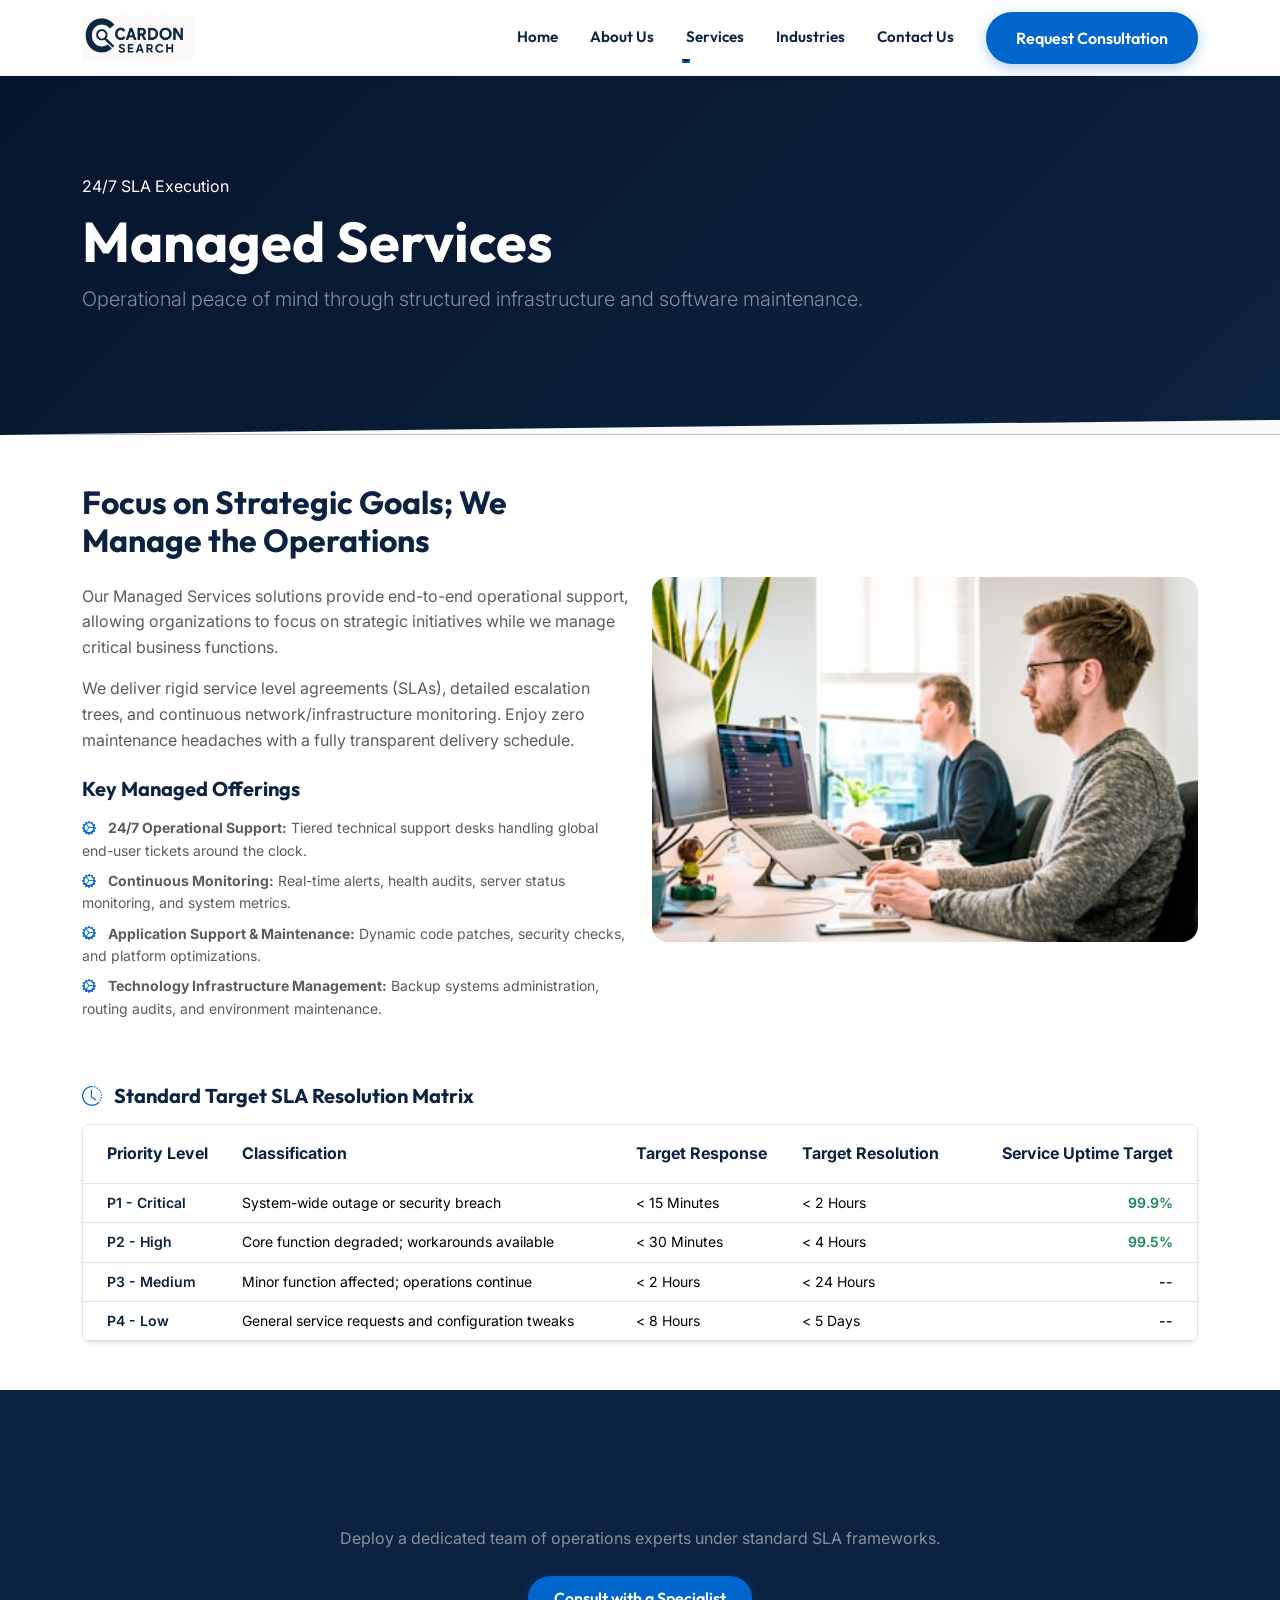
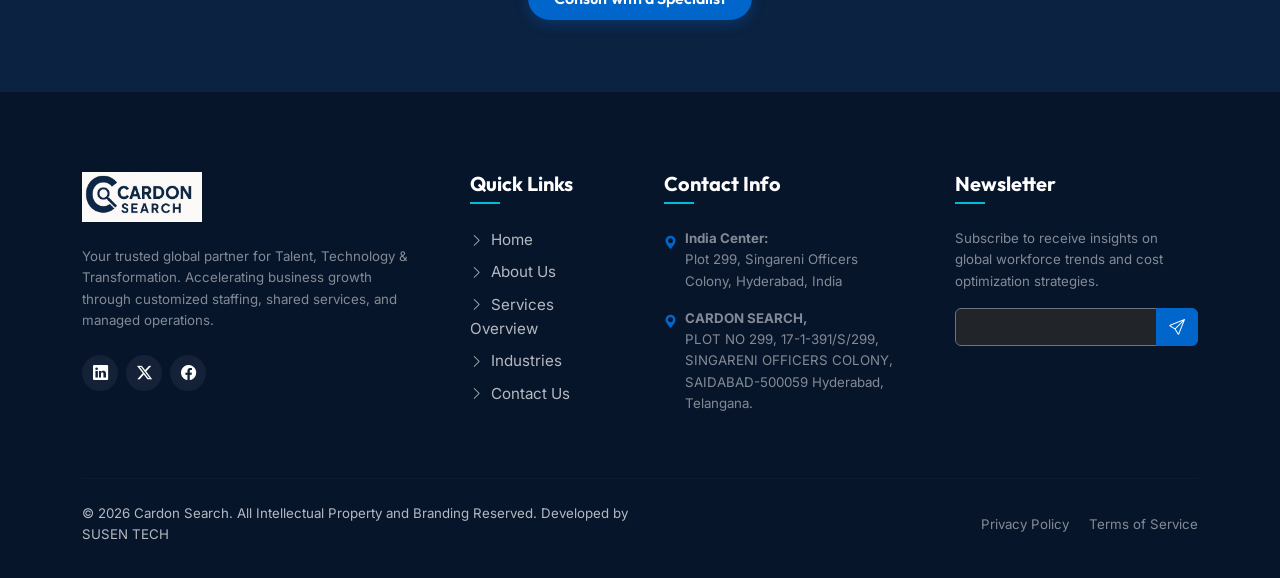
<file: cardonsearch/service-managed.html>
<!DOCTYPE html>
<html lang="en">
<head>
    <meta charset="UTF-8">
    <meta name="viewport" content="width=device-width, initial-scale=1.0">
    <title>Managed IT & Application Services | Cardon Search</title>
    <meta name="description" content="SLA-driven operational management, 24/7 technical helpdesks, system monitoring, and application support from Cardon Search.">
    <!-- Bootstrap 5 CSS -->
    <link href="https://cdn.jsdelivr.net/npm/bootstrap@5.3.0/dist/css/bootstrap.min.css" rel="stylesheet">
    <!-- Bootstrap Icons -->
    <link href="https://cdn.jsdelivr.net/npm/bootstrap-icons@1.11.3/font/bootstrap-icons.css" rel="stylesheet">
    <!-- Custom CSS -->
    <link href="assets/css/style.css" rel="stylesheet">
</head>
<body>

    <!-- Header Navigation -->
    <nav class="navbar navbar-expand-lg navbar-light navbar-custom fixed-top">
        <div class="container">
            <a class="navbar-brand" href="index.html">
                <img src="assets/images/logo.jpg" alt="Cardon Search Logo">
            </a>
            <button class="navbar-toggler navbar-toggler-custom" type="button" data-bs-toggle="collapse" data-bs-target="#navbarContent" aria-controls="navbarContent" aria-expanded="false" aria-label="Toggle navigation">
                <i class="bi bi-list"></i>
            </button>
            <div class="collapse navbar-collapse" id="navbarContent">
                <ul class="navbar-nav ms-auto mb-2 mb-lg-0 align-items-center">
                    <li class="nav-item"><a class="nav-link" href="index.html">Home</a></li>
                    <li class="nav-item"><a class="nav-link" href="about.html">About Us</a></li>
                    
                    <!-- Services Dropdown menu -->
                    <li class="nav-item dropdown">
                        <a class="nav-link active dropdown-toggle" href="#" id="servicesDropdown" role="button" data-bs-toggle="dropdown" aria-expanded="false">
                            Services
                        </a>
                        <ul class="dropdown-menu border-0 shadow-sm" aria-labelledby="servicesDropdown">
                            <li><a class="dropdown-item py-2 px-3 text-navy small fw-semibold" href="services.html">Services Overview</a></li>
                            <li><hr class="dropdown-divider opacity-10"></li>
                            <li><a class="dropdown-item py-2 px-3 text-navy" href="service-staffing.html">IT Staff Augmentation</a></li>
                            <li><a class="dropdown-item py-2 px-3 text-navy" href="service-shared.html">Shared Services Solutions</a></li>
                            <li><a class="dropdown-item py-2 px-3 text-navy active" href="service-managed.html">Managed Services</a></li>
                            <li><a class="dropdown-item py-2 px-3 text-navy" href="service-compliance.html">Audit, Compliance & ISMS</a></li>
                        </ul>
                    </li>
                    
                    <li class="nav-item"><a class="nav-link" href="industries.html">Industries</a></li>
                    <li class="nav-item"><a class="nav-link" href="contact.html">Contact Us</a></li>
                    <li class="nav-item ms-lg-3 mt-2 mt-lg-0">
                        <a class="btn btn-primary-custom" href="contact.html">Request Consultation</a>
                    </li>
                </ul>
            </div>
        </div>
    </nav>

    <!-- Page Banner -->
    <section class="page-banner">
        <div class="container text-center text-lg-start py-4">
            <div class="badge-tech mb-2">24/7 SLA Execution</div>
            <h1 class="display-4 fw-bold text-white">Managed Services</h1>
            <p class="lead text-white-50">Operational peace of mind through structured infrastructure and software maintenance.</p>
        </div>
    </section>

    <!-- Content Section -->
    <section class="py-5 bg-white">
        <div class="container">
            <div class="row align-items-center">
                <div class="col-lg-6 scroll-animate">
                    <h2 class="h2 text-navy fw-bold mb-4">Focus on Strategic Goals; We Manage the Operations</h2>
                    <p class="text-muted">
                        Our Managed Services solutions provide end-to-end operational support, allowing organizations to focus on strategic initiatives while we manage critical business functions.
                    </p>
                    <p class="text-muted mb-4">
                        We deliver rigid service level agreements (SLAs), detailed escalation trees, and continuous network/infrastructure monitoring. Enjoy zero maintenance headaches with a fully transparent delivery schedule.
                    </p>
                    
                    <h5 class="fw-bold text-navy mb-3">Key Managed Offerings</h5>
                    <ul class="list-unstyled text-muted small">
                        <li class="mb-2"><i class="bi bi-gear-wide-connected text-accent me-2"></i> <strong>24/7 Operational Support:</strong> Tiered technical support desks handling global end-user tickets around the clock.</li>
                        <li class="mb-2"><i class="bi bi-gear-wide-connected text-accent me-2"></i> <strong>Continuous Monitoring:</strong> Real-time alerts, health audits, server status monitoring, and system metrics.</li>
                        <li class="mb-2"><i class="bi bi-gear-wide-connected text-accent me-2"></i> <strong>Application Support & Maintenance:</strong> Dynamic code patches, security checks, and platform optimizations.</li>
                        <li class="mb-2"><i class="bi bi-gear-wide-connected text-accent me-2"></i> <strong>Technology Infrastructure Management:</strong> Backup systems administration, routing audits, and environment maintenance.</li>
                    </ul>
                </div>
                <div class="col-lg-6 mt-4 mt-lg-0 scroll-animate text-center">
                    <img src="assets/images/service-ites.jpg" alt="Managed IT Services" class="img-fluid rounded-4 shadow-md w-100" style="max-height: 400px; object-fit: cover;">
                </div>
            </div>

            <!-- Standard target SLA matrix -->
            <div class="row mt-5 scroll-animate">
                <div class="col-12">
                    <h5 class="fw-bold text-navy mb-3"><i class="bi bi-clock-history text-accent me-2"></i> Standard Target SLA Resolution Matrix</h5>
                    <div class="table-responsive bg-white rounded-3 shadow-sm border">
                        <table class="table table-hover mb-0 align-middle">
                            <thead class="bg-light">
                                <tr>
                                    <th scope="col" class="py-3 ps-4 text-navy">Priority Level</th>
                                    <th scope="col" class="py-3 text-navy">Classification</th>
                                    <th scope="col" class="py-3 text-navy">Target Response</th>
                                    <th scope="col" class="py-3 text-navy">Target Resolution</th>
                                    <th scope="col" class="py-3 pe-4 text-navy text-end">Service Uptime Target</th>
                                </tr>
                            </thead>
                            <tbody class="text-muted small">
                                <tr>
                                    <td class="fw-semibold text-navy ps-4">P1 - Critical</td>
                                    <td>System-wide outage or security breach</td>
                                    <td>&lt; 15 Minutes</td>
                                    <td>&lt; 2 Hours</td>
                                    <td class="pe-4 text-end text-success fw-semibold">99.9%</td>
                                </tr>
                                <tr>
                                    <td class="fw-semibold text-navy ps-4">P2 - High</td>
                                    <td>Core function degraded; workarounds available</td>
                                    <td>&lt; 30 Minutes</td>
                                    <td>&lt; 4 Hours</td>
                                    <td class="pe-4 text-end text-success fw-semibold">99.5%</td>
                                </tr>
                                <tr>
                                    <td class="fw-semibold text-navy ps-4">P3 - Medium</td>
                                    <td>Minor function affected; operations continue</td>
                                    <td>&lt; 2 Hours</td>
                                    <td>&lt; 24 Hours</td>
                                    <td class="pe-4 text-end text-navy fw-semibold">--</td>
                                </tr>
                                <tr>
                                    <td class="fw-semibold text-navy ps-4">P4 - Low</td>
                                    <td>General service requests and configuration tweaks</td>
                                    <td>&lt; 8 Hours</td>
                                    <td>&lt; 5 Days</td>
                                    <td class="pe-4 text-end text-navy fw-semibold">--</td>
                                </tr>
                            </tbody>
                        </table>
                    </div>
                </div>
            </div>
        </div>
    </section>

    <!-- Global CTA Banner -->
    <section class="py-5 bg-navy text-white text-center position-relative overflow-hidden">
        <div class="container py-4 scroll-animate position-relative" style="z-index: 2;">
            <h2 class="display-6 fw-bold mb-3">Require SLA-Backed Support?</h2>
            <p class="text-white-50 mx-auto mb-4" style="max-width: 600px;">
                Deploy a dedicated team of operations experts under standard SLA frameworks.
            </p>
            <a href="contact.html" class="btn btn-primary-custom px-4 py-2">Consult with a Specialist</a>
        </div>
    </section>

    <!-- Footer -->
    <footer>
        <div class="container">
            <div class="row g-5">
                <div class="col-lg-4 col-md-6">
                    <img src="assets/images/logo.jpg" alt="Cardon Search Logo" class="mb-4" style="max-height: 50px;">
                    <p class="small text-white-50 mb-4">
                        Your trusted global partner for Talent, Technology & Transformation. Accelerating business growth through customized staffing, shared services, and managed operations.
                    </p>
                    <div class="d-flex">
                        <a href="#" class="footer-social-link"><i class="bi bi-linkedin"></i></a>
                        <a href="#" class="footer-social-link"><i class="bi bi-twitter-x"></i></a>
                        <a href="#" class="footer-social-link"><i class="bi bi-facebook"></i></a>
                    </div>
                </div>
                <div class="col-lg-2 col-md-6">
                    <h5 class="text-white fw-bold mb-4">Quick Links</h5>
                    <ul class="list-unstyled">
                        <li class="mb-2"><a href="index.html"><i class="bi bi-chevron-right small me-1"></i> Home</a></li>
                        <li class="mb-2"><a href="about.html"><i class="bi bi-chevron-right small me-1"></i> About Us</a></li>
                        <li class="mb-2"><a href="services.html"><i class="bi bi-chevron-right small me-1"></i> Services Overview</a></li>
                        <li class="mb-2"><a href="industries.html"><i class="bi bi-chevron-right small me-1"></i> Industries</a></li>
                        <li class="mb-2"><a href="contact.html"><i class="bi bi-chevron-right small me-1"></i> Contact Us</a></li>
                    </ul>
                </div>
                <div class="col-lg-3 col-md-6">
                    <h5 class="text-white fw-bold mb-4">Contact Info</h5>
                    <ul class="list-unstyled text-white-50 small">
                        <li class="mb-3 d-flex align-items-start">
                            <i class="bi bi-geo-alt-fill text-accent me-2 mt-1"></i>
                            <span><strong>India Center:</strong><br>Plot 299, Singareni Officers Colony, Hyderabad, India</span>
                        </li>
                        <li class="mb-3 d-flex align-items-start">
                            <i class="bi bi-geo-alt-fill text-accent me-2 mt-1"></i>
                            <span
                              ><strong>CARDON SEARCH,</strong><br />PLOT NO 299,
                              17-1-391/S/299, SINGARENI OFFICERS COLONY, SAIDABAD-500059
                              Hyderabad, Telangana.</span
                            >
                          </li>
                        
                    </ul>
                </div>
                <div class="col-lg-3 col-md-6">
                    <h5 class="text-white fw-bold mb-4">Newsletter</h5>
                    <p class="small text-white-50 mb-3">Subscribe to receive insights on global workforce trends and cost optimization strategies.</p>
                    <form class="input-group">
                        <input type="email" class="form-control bg-dark border-secondary text-white small" placeholder="Your Email" required>
                        <button class="btn btn-primary" type="submit" style="background-color: var(--accent-color); border-color: var(--accent-color);"><i class="bi bi-send"></i></button>
                    </form>
                </div>
            </div>
            <hr class="mt-5 mb-4">
            <div class="row align-items-center">
                <div class="col-md-6 text-center text-md-start small">
                    &copy; 2026 Cardon Search. All Intellectual Property and Branding Reserved. Developed by SUSEN TECH
                </div>
                <div class="col-md-6 text-center text-md-end small mt-2 mt-md-0">
                    <a href="#" class="text-white-50 me-3">Privacy Policy</a>
                    <a href="#" class="text-white-50">Terms of Service</a>
                </div>
            </div>
        </div>
    </footer>

    <!-- Bootstrap 5 Bundle with Popper JS -->
    <script src="https://cdn.jsdelivr.net/npm/bootstrap@5.3.0/dist/js/bootstrap.bundle.min.js"></script>
    <!-- Custom JS -->
    <script src="assets/js/main.js"></script>
</body>
</html>
</file>
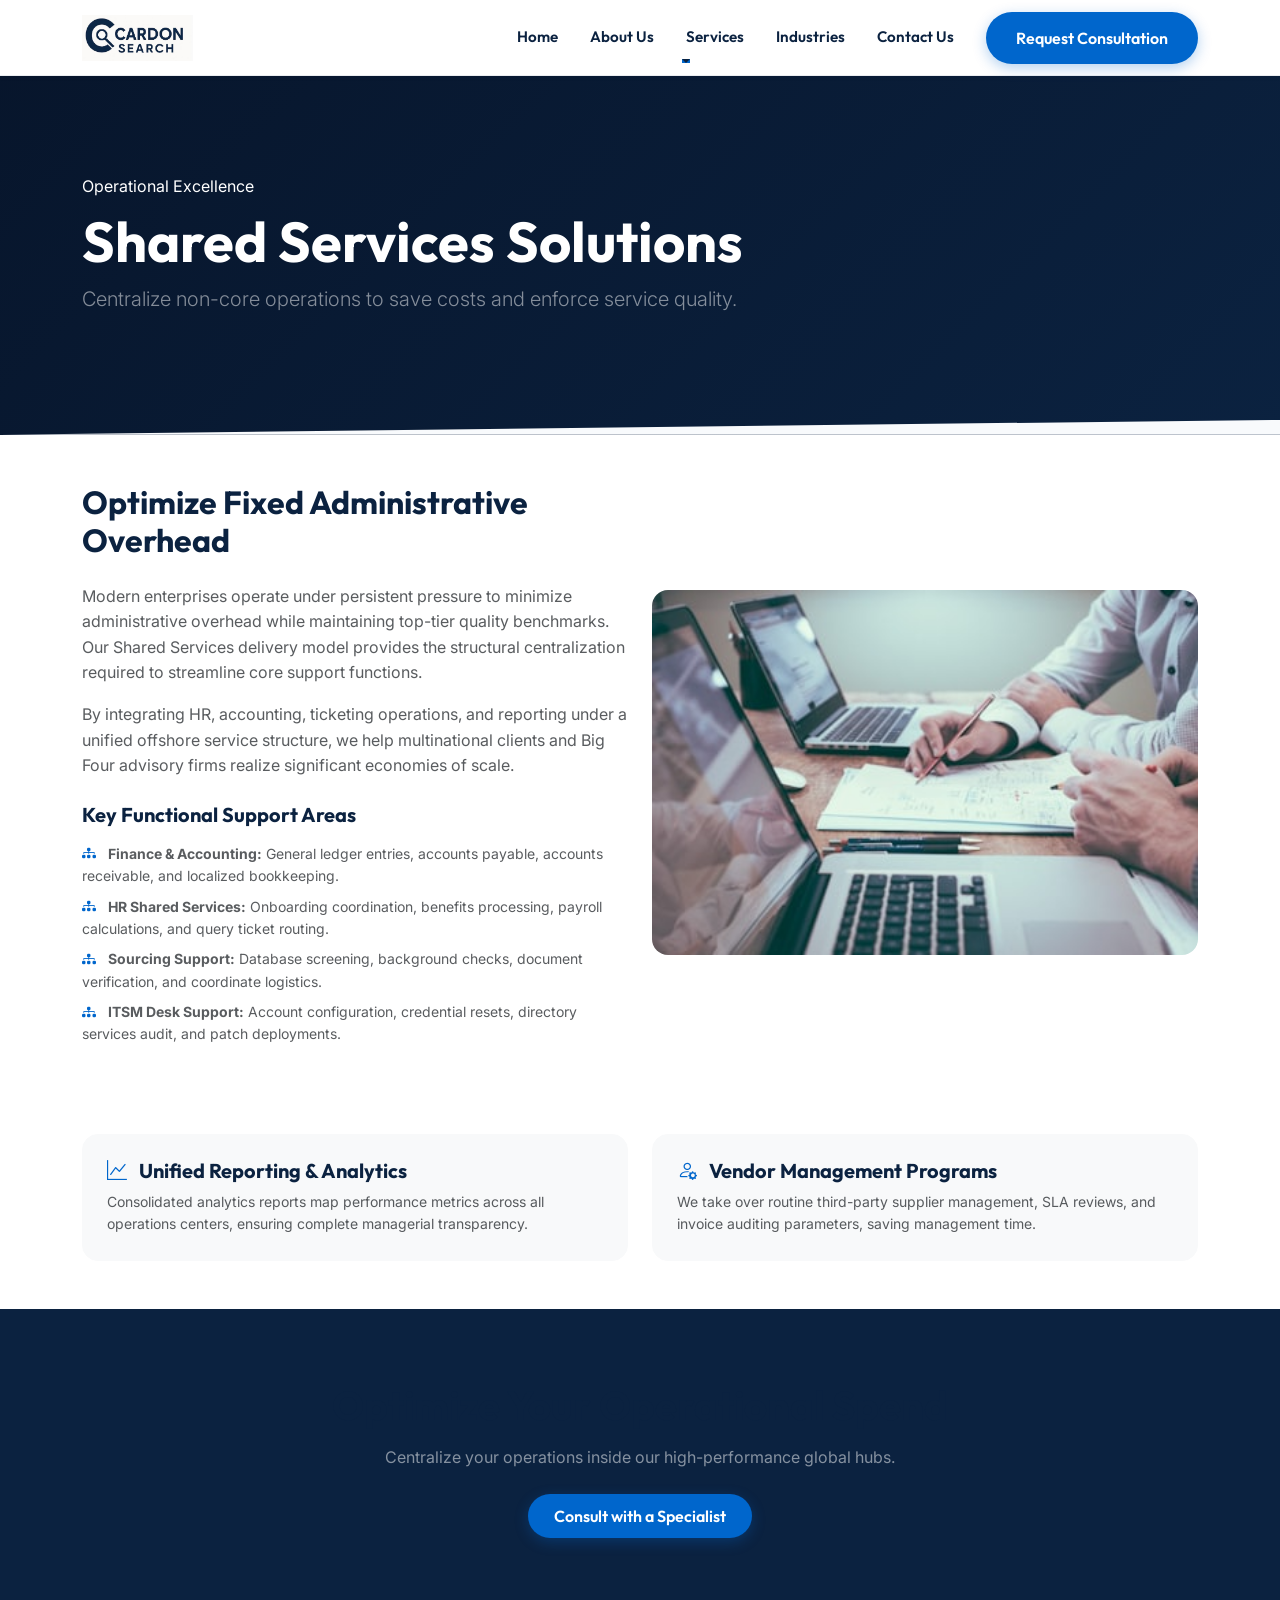
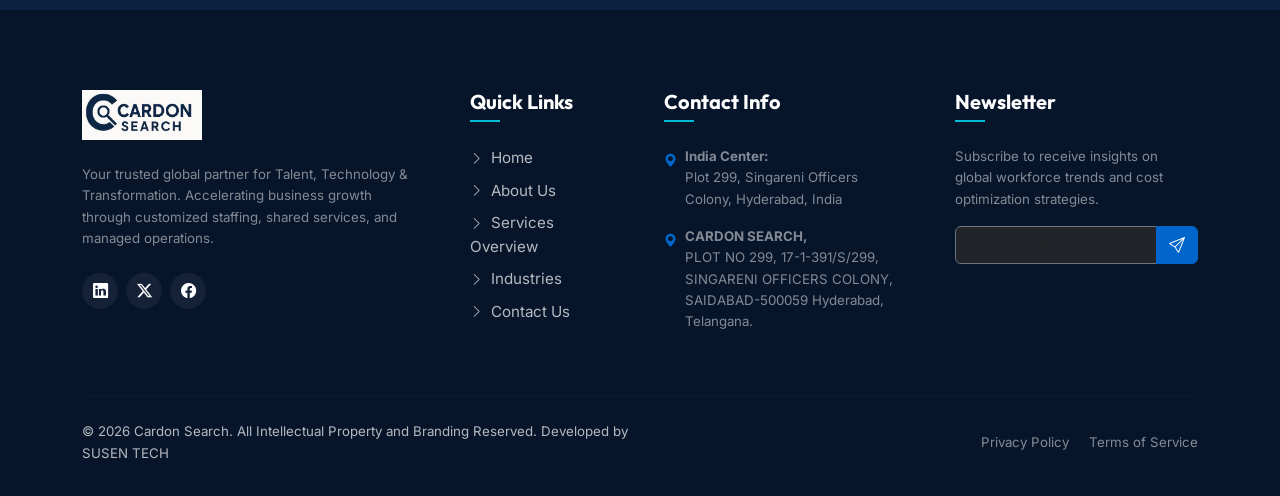
<file: cardonsearch/service-shared.html>
<!DOCTYPE html>
<html lang="en">
<head>
    <meta charset="UTF-8">
    <meta name="viewport" content="width=device-width, initial-scale=1.0">
    <title>Shared Services Solutions | Cardon Search</title>
    <meta name="description" content="Streamline operations, centralize business processes, and reduce administrative overhead through Cardon Search's Shared Services model.">
    <!-- Bootstrap 5 CSS -->
    <link href="https://cdn.jsdelivr.net/npm/bootstrap@5.3.0/dist/css/bootstrap.min.css" rel="stylesheet">
    <!-- Bootstrap Icons -->
    <link href="https://cdn.jsdelivr.net/npm/bootstrap-icons@1.11.3/font/bootstrap-icons.css" rel="stylesheet">
    <!-- Custom CSS -->
    <link href="assets/css/style.css" rel="stylesheet">
</head>
<body>

    <!-- Header Navigation -->
    <nav class="navbar navbar-expand-lg navbar-light navbar-custom fixed-top">
        <div class="container">
            <a class="navbar-brand" href="index.html">
                <img src="assets/images/logo.jpg" alt="Cardon Search Logo">
            </a>
            <button class="navbar-toggler navbar-toggler-custom" type="button" data-bs-toggle="collapse" data-bs-target="#navbarContent" aria-controls="navbarContent" aria-expanded="false" aria-label="Toggle navigation">
                <i class="bi bi-list"></i>
            </button>
            <div class="collapse navbar-collapse" id="navbarContent">
                <ul class="navbar-nav ms-auto mb-2 mb-lg-0 align-items-center">
                    <li class="nav-item"><a class="nav-link" href="index.html">Home</a></li>
                    <li class="nav-item"><a class="nav-link" href="about.html">About Us</a></li>
                    
                    <!-- Services Dropdown menu -->
                    <li class="nav-item dropdown">
                        <a class="nav-link active dropdown-toggle" href="#" id="servicesDropdown" role="button" data-bs-toggle="dropdown" aria-expanded="false">
                            Services
                        </a>
                        <ul class="dropdown-menu border-0 shadow-sm" aria-labelledby="servicesDropdown">
                            <li><a class="dropdown-item py-2 px-3 text-navy small fw-semibold" href="services.html">Services Overview</a></li>
                            <li><hr class="dropdown-divider opacity-10"></li>
                            <li><a class="dropdown-item py-2 px-3 text-navy" href="service-staffing.html">IT Staff Augmentation</a></li>
                            <li><a class="dropdown-item py-2 px-3 text-navy active" href="service-shared.html">Shared Services Solutions</a></li>
                            <li><a class="dropdown-item py-2 px-3 text-navy" href="service-managed.html">Managed Services</a></li>
                            <li><a class="dropdown-item py-2 px-3 text-navy" href="service-compliance.html">Audit, Compliance & ISMS</a></li>
                        </ul>
                    </li>
                    
                    <li class="nav-item"><a class="nav-link" href="industries.html">Industries</a></li>
                    <li class="nav-item"><a class="nav-link" href="contact.html">Contact Us</a></li>
                    <li class="nav-item ms-lg-3 mt-2 mt-lg-0">
                        <a class="btn btn-primary-custom" href="contact.html">Request Consultation</a>
                    </li>
                </ul>
            </div>
        </div>
    </nav>

    <!-- Page Banner -->
    <section class="page-banner">
        <div class="container text-center text-lg-start py-4">
            <div class="badge-tech mb-2">Operational Excellence</div>
            <h1 class="display-4 fw-bold text-white">Shared Services Solutions</h1>
            <p class="lead text-white-50">Centralize non-core operations to save costs and enforce service quality.</p>
        </div>
    </section>

    <!-- Content Section -->
    <section class="py-5 bg-white">
        <div class="container">
            <div class="row align-items-center">
                <div class="col-lg-6 scroll-animate">
                    <h2 class="h2 text-navy fw-bold mb-4">Optimize Fixed Administrative Overhead</h2>
                    <p class="text-muted">
                        Modern enterprises operate under persistent pressure to minimize administrative overhead while maintaining top-tier quality benchmarks. Our Shared Services delivery model provides the structural centralization required to streamline core support functions.
                    </p>
                    <p class="text-muted mb-4">
                        By integrating HR, accounting, ticketing operations, and reporting under a unified offshore service structure, we help multinational clients and Big Four advisory firms realize significant economies of scale.
                    </p>
                    
                    <h5 class="fw-bold text-navy mb-3">Key Functional Support Areas</h5>
                    <ul class="list-unstyled text-muted small">
                        <li class="mb-2"><i class="bi bi-diagram-3-fill text-accent me-2"></i> <strong>Finance & Accounting:</strong> General ledger entries, accounts payable, accounts receivable, and localized bookkeeping.</li>
                        <li class="mb-2"><i class="bi bi-diagram-3-fill text-accent me-2"></i> <strong>HR Shared Services:</strong> Onboarding coordination, benefits processing, payroll calculations, and query ticket routing.</li>
                        <li class="mb-2"><i class="bi bi-diagram-3-fill text-accent me-2"></i> <strong>Sourcing Support:</strong> Database screening, background checks, document verification, and coordinate logistics.</li>
                        <li class="mb-2"><i class="bi bi-diagram-3-fill text-accent me-2"></i> <strong>ITSM Desk Support:</strong> Account configuration, credential resets, directory services audit, and patch deployments.</li>
                    </ul>
                </div>
                <div class="col-lg-6 mt-4 mt-lg-0 scroll-animate text-center">
                    <img src="assets/images/service-shared.jpg" alt="Shared Services Solutions" class="img-fluid rounded-4 shadow-md w-100" style="max-height: 400px; object-fit: cover;">
                </div>
            </div>

            <!-- Value Grid -->
            <div class="row g-4 mt-5">
                <div class="col-md-6">
                    <div class="p-4 bg-light rounded-4 h-100 border border-light">
                        <h5 class="fw-bold text-navy mb-2"><i class="bi bi-graph-up text-accent me-2"></i> Unified Reporting & Analytics</h5>
                        <p class="small text-muted mb-0">Consolidated analytics reports map performance metrics across all operations centers, ensuring complete managerial transparency.</p>
                    </div>
                </div>
                <div class="col-md-6">
                    <div class="p-4 bg-light rounded-4 h-100 border border-light">
                        <h5 class="fw-bold text-navy mb-2"><i class="bi bi-person-gear text-accent me-2"></i> Vendor Management Programs</h5>
                        <p class="small text-muted mb-0">We take over routine third-party supplier management, SLA reviews, and invoice auditing parameters, saving management time.</p>
                    </div>
                </div>
            </div>
        </div>
    </section>

    <!-- Global CTA Banner -->
    <section class="py-5 bg-navy text-white text-center position-relative overflow-hidden">
        <div class="container py-4 scroll-animate position-relative" style="z-index: 2;">
            <h2 class="display-6 fw-bold mb-3">Optimize Your Operational Spend</h2>
            <p class="text-white-50 mx-auto mb-4" style="max-width: 600px;">
                Centralize your operations inside our high-performance global hubs.
            </p>
            <a href="contact.html" class="btn btn-primary-custom px-4 py-2">Consult with a Specialist</a>
        </div>
    </section>

    <!-- Footer -->
    <footer>
        <div class="container">
            <div class="row g-5">
                <div class="col-lg-4 col-md-6">
                    <img src="assets/images/logo.jpg" alt="Cardon Search Logo" class="mb-4" style="max-height: 50px;">
                    <p class="small text-white-50 mb-4">
                        Your trusted global partner for Talent, Technology & Transformation. Accelerating business growth through customized staffing, shared services, and managed operations.
                    </p>
                    <div class="d-flex">
                        <a href="#" class="footer-social-link"><i class="bi bi-linkedin"></i></a>
                        <a href="#" class="footer-social-link"><i class="bi bi-twitter-x"></i></a>
                        <a href="#" class="footer-social-link"><i class="bi bi-facebook"></i></a>
                    </div>
                </div>
                <div class="col-lg-2 col-md-6">
                    <h5 class="text-white fw-bold mb-4">Quick Links</h5>
                    <ul class="list-unstyled">
                        <li class="mb-2"><a href="index.html"><i class="bi bi-chevron-right small me-1"></i> Home</a></li>
                        <li class="mb-2"><a href="about.html"><i class="bi bi-chevron-right small me-1"></i> About Us</a></li>
                        <li class="mb-2"><a href="services.html"><i class="bi bi-chevron-right small me-1"></i> Services Overview</a></li>
                        <li class="mb-2"><a href="industries.html"><i class="bi bi-chevron-right small me-1"></i> Industries</a></li>
                        <li class="mb-2"><a href="contact.html"><i class="bi bi-chevron-right small me-1"></i> Contact Us</a></li>
                    </ul>
                </div>
                <div class="col-lg-3 col-md-6">
                    <h5 class="text-white fw-bold mb-4">Contact Info</h5>
                    <ul class="list-unstyled text-white-50 small">
                        <li class="mb-3 d-flex align-items-start">
                            <i class="bi bi-geo-alt-fill text-accent me-2 mt-1"></i>
                            <span><strong>India Center:</strong><br>Plot 299, Singareni Officers Colony, Hyderabad, India</span>
                        </li>
                        <li class="mb-3 d-flex align-items-start">
                            <i class="bi bi-geo-alt-fill text-accent me-2 mt-1"></i>
                            <span
                              ><strong>CARDON SEARCH,</strong><br />PLOT NO 299,
                              17-1-391/S/299, SINGARENI OFFICERS COLONY, SAIDABAD-500059
                              Hyderabad, Telangana.</span
                            >
                          </li>
                        
                    </ul>
                </div>
                <div class="col-lg-3 col-md-6">
                    <h5 class="text-white fw-bold mb-4">Newsletter</h5>
                    <p class="small text-white-50 mb-3">Subscribe to receive insights on global workforce trends and cost optimization strategies.</p>
                    <form class="input-group">
                        <input type="email" class="form-control bg-dark border-secondary text-white small" placeholder="Your Email" required>
                        <button class="btn btn-primary" type="submit" style="background-color: var(--accent-color); border-color: var(--accent-color);"><i class="bi bi-send"></i></button>
                    </form>
                </div>
            </div>
            <hr class="mt-5 mb-4">
            <div class="row align-items-center">
                <div class="col-md-6 text-center text-md-start small">
                    &copy; 2026 Cardon Search. All Intellectual Property and Branding Reserved. Developed by SUSEN TECH
                </div>
                <div class="col-md-6 text-center text-md-end small mt-2 mt-md-0">
                    <a href="#" class="text-white-50 me-3">Privacy Policy</a>
                    <a href="#" class="text-white-50">Terms of Service</a>
                </div>
            </div>
        </div>
    </footer>

    <!-- Bootstrap 5 Bundle with Popper JS -->
    <script src="https://cdn.jsdelivr.net/npm/bootstrap@5.3.0/dist/js/bootstrap.bundle.min.js"></script>
    <!-- Custom JS -->
    <script src="assets/js/main.js"></script>
</body>
</html>
</file>
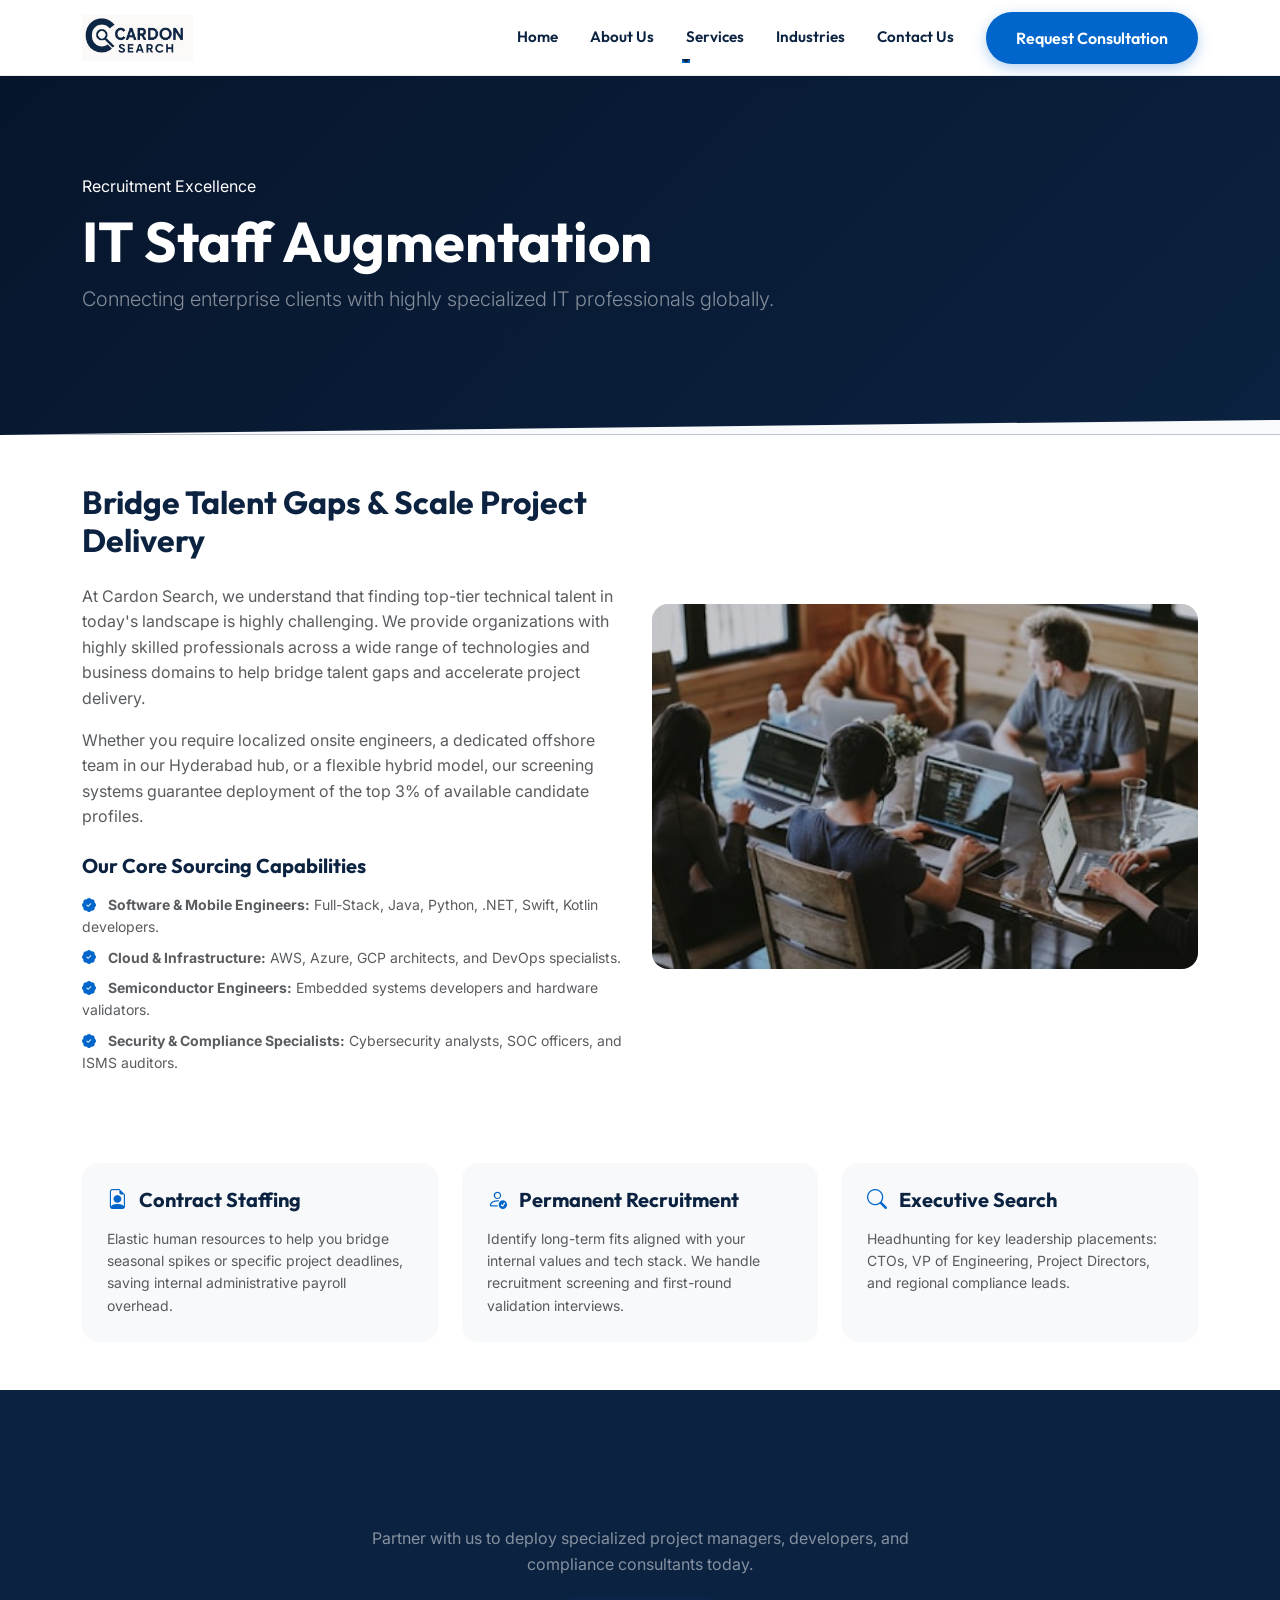
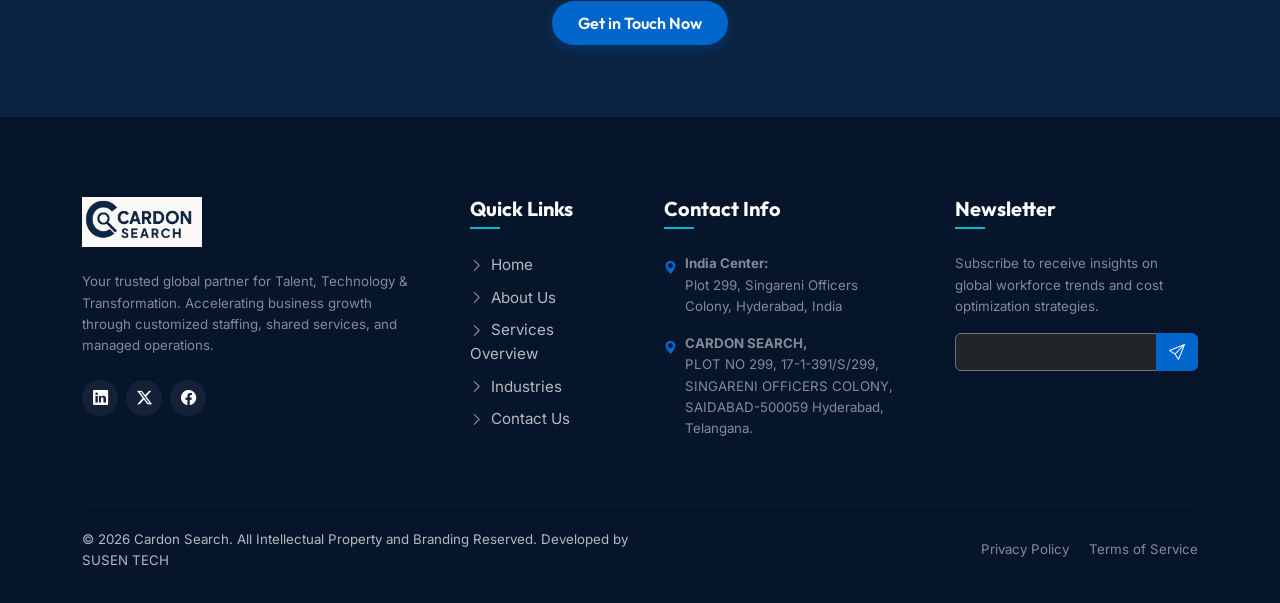
<file: cardonsearch/service-staffing.html>
<!DOCTYPE html>
<html lang="en">
<head>
    <meta charset="UTF-8">
    <meta name="viewport" content="width=device-width, initial-scale=1.0">
    <title>IT Staff Augmentation & Sourcing | Cardon Search</title>
    <meta name="description" content="Bridge talent gaps and access specialized IT professionals through Cardon Search's contract, permanent, and offshore recruiting structures.">
    <!-- Bootstrap 5 CSS -->
    <link href="https://cdn.jsdelivr.net/npm/bootstrap@5.3.0/dist/css/bootstrap.min.css" rel="stylesheet">
    <!-- Bootstrap Icons -->
    <link href="https://cdn.jsdelivr.net/npm/bootstrap-icons@1.11.3/font/bootstrap-icons.css" rel="stylesheet">
    <!-- Custom CSS -->
    <link href="assets/css/style.css" rel="stylesheet">
</head>
<body>

    <!-- Header Navigation -->
    <nav class="navbar navbar-expand-lg navbar-light navbar-custom fixed-top">
        <div class="container">
            <a class="navbar-brand" href="index.html">
                <img src="assets/images/logo.jpg" alt="Cardon Search Logo">
            </a>
            <button class="navbar-toggler navbar-toggler-custom" type="button" data-bs-toggle="collapse" data-bs-target="#navbarContent" aria-controls="navbarContent" aria-expanded="false" aria-label="Toggle navigation">
                <i class="bi bi-list"></i>
            </button>
            <div class="collapse navbar-collapse" id="navbarContent">
                <ul class="navbar-nav ms-auto mb-2 mb-lg-0 align-items-center">
                    <li class="nav-item"><a class="nav-link" href="index.html">Home</a></li>
                    <li class="nav-item"><a class="nav-link" href="about.html">About Us</a></li>
                    
                    <!-- Services Dropdown menu -->
                    <li class="nav-item dropdown">
                        <a class="nav-link active dropdown-toggle" href="#" id="servicesDropdown" role="button" data-bs-toggle="dropdown" aria-expanded="false">
                            Services
                        </a>
                        <ul class="dropdown-menu border-0 shadow-sm" aria-labelledby="servicesDropdown">
                            <li><a class="dropdown-item py-2 px-3 text-navy small fw-semibold" href="services.html">Services Overview</a></li>
                            <li><hr class="dropdown-divider opacity-10"></li>
                            <li><a class="dropdown-item py-2 px-3 text-navy active" href="service-staffing.html">IT Staff Augmentation</a></li>
                            <li><a class="dropdown-item py-2 px-3 text-navy" href="service-shared.html">Shared Services Solutions</a></li>
                            <li><a class="dropdown-item py-2 px-3 text-navy" href="service-managed.html">Managed Services</a></li>
                            <li><a class="dropdown-item py-2 px-3 text-navy" href="service-compliance.html">Audit, Compliance & ISMS</a></li>
                        </ul>
                    </li>
                    
                    <li class="nav-item"><a class="nav-link" href="industries.html">Industries</a></li>
                    <li class="nav-item"><a class="nav-link" href="contact.html">Contact Us</a></li>
                    <li class="nav-item ms-lg-3 mt-2 mt-lg-0">
                        <a class="btn btn-primary-custom" href="contact.html">Request Consultation</a>
                    </li>
                </ul>
            </div>
        </div>
    </nav>

    <!-- Page Banner -->
    <section class="page-banner">
        <div class="container text-center text-lg-start py-4">
            <div class="badge-tech mb-2">Recruitment Excellence</div>
            <h1 class="display-4 fw-bold text-white">IT Staff Augmentation</h1>
            <p class="lead text-white-50">Connecting enterprise clients with highly specialized IT professionals globally.</p>
        </div>
    </section>

    <!-- Content Section -->
    <section class="py-5 bg-white">
        <div class="container">
            <div class="row align-items-center">
                <div class="col-lg-6 scroll-animate">
                    <h2 class="h2 text-navy fw-bold mb-4">Bridge Talent Gaps & Scale Project Delivery</h2>
                    <p class="text-muted">
                        At Cardon Search, we understand that finding top-tier technical talent in today's landscape is highly challenging. We provide organizations with highly skilled professionals across a wide range of technologies and business domains to help bridge talent gaps and accelerate project delivery.
                    </p>
                    <p class="text-muted mb-4">
                        Whether you require localized onsite engineers, a dedicated offshore team in our Hyderabad hub, or a flexible hybrid model, our screening systems guarantee deployment of the top 3% of available candidate profiles.
                    </p>
                    
                    <h5 class="fw-bold text-navy mb-3">Our Core Sourcing Capabilities</h5>
                    <ul class="list-unstyled text-muted small">
                        <li class="mb-2"><i class="bi bi-patch-check-fill text-accent me-2"></i> <strong>Software & Mobile Engineers:</strong> Full-Stack, Java, Python, .NET, Swift, Kotlin developers.</li>
                        <li class="mb-2"><i class="bi bi-patch-check-fill text-accent me-2"></i> <strong>Cloud & Infrastructure:</strong> AWS, Azure, GCP architects, and DevOps specialists.</li>
                        <li class="mb-2"><i class="bi bi-patch-check-fill text-accent me-2"></i> <strong>Semiconductor Engineers:</strong> Embedded systems developers and hardware validators.</li>
                        <li class="mb-2"><i class="bi bi-patch-check-fill text-accent me-2"></i> <strong>Security & Compliance Specialists:</strong> Cybersecurity analysts, SOC officers, and ISMS auditors.</li>
                    </ul>
                </div>
                <div class="col-lg-6 mt-4 mt-lg-0 scroll-animate text-center">
                    <img src="assets/images/service-augmentation.jpg" alt="IT Augmentation" class="img-fluid rounded-4 shadow-md w-100" style="max-height: 400px; object-fit: cover;">
                </div>
            </div>

            <!-- Detailed Sourcing Models -->
            <div class="row g-4 mt-5">
                <div class="col-md-4">
                    <div class="p-4 bg-light rounded-4 h-100 border border-light">
                        <h5 class="fw-bold text-navy mb-3"><i class="bi bi-file-earmark-person text-accent me-2"></i> Contract Staffing</h5>
                        <p class="small text-muted mb-0">Elastic human resources to help you bridge seasonal spikes or specific project deadlines, saving internal administrative payroll overhead.</p>
                    </div>
                </div>
                <div class="col-md-4">
                    <div class="p-4 bg-light rounded-4 h-100 border border-light">
                        <h5 class="fw-bold text-navy mb-3"><i class="bi bi-person-check text-accent me-2"></i> Permanent Recruitment</h5>
                        <p class="small text-muted mb-0">Identify long-term fits aligned with your internal values and tech stack. We handle recruitment screening and first-round validation interviews.</p>
                    </div>
                </div>
                <div class="col-md-4">
                    <div class="p-4 bg-light rounded-4 h-100 border border-light">
                        <h5 class="fw-bold text-navy mb-3"><i class="bi bi-search text-accent me-2"></i> Executive Search</h5>
                        <p class="small text-muted mb-0">Headhunting for key leadership placements: CTOs, VP of Engineering, Project Directors, and regional compliance leads.</p>
                    </div>
                </div>
            </div>
        </div>
    </section>

    <!-- Global CTA Banner -->
    <section class="py-5 bg-navy text-white text-center position-relative overflow-hidden">
        <div class="container py-4 scroll-animate position-relative" style="z-index: 2;">
            <h2 class="display-6 fw-bold mb-3">Scale Your Technical Capacity</h2>
            <p class="text-white-50 mx-auto mb-4" style="max-width: 600px;">
                Partner with us to deploy specialized project managers, developers, and compliance consultants today.
            </p>
            <a href="contact.html" class="btn btn-primary-custom px-4 py-2">Get in Touch Now</a>
        </div>
    </section>

    <!-- Footer -->
    <footer>
        <div class="container">
            <div class="row g-5">
                <div class="col-lg-4 col-md-6">
                    <img src="assets/images/logo.jpg" alt="Cardon Search Logo" class="mb-4" style="max-height: 50px;">
                    <p class="small text-white-50 mb-4">
                        Your trusted global partner for Talent, Technology & Transformation. Accelerating business growth through customized staffing, shared services, and managed operations.
                    </p>
                    <div class="d-flex">
                        <a href="#" class="footer-social-link"><i class="bi bi-linkedin"></i></a>
                        <a href="#" class="footer-social-link"><i class="bi bi-twitter-x"></i></a>
                        <a href="#" class="footer-social-link"><i class="bi bi-facebook"></i></a>
                    </div>
                </div>
                <div class="col-lg-2 col-md-6">
                    <h5 class="text-white fw-bold mb-4">Quick Links</h5>
                    <ul class="list-unstyled">
                        <li class="mb-2"><a href="index.html"><i class="bi bi-chevron-right small me-1"></i> Home</a></li>
                        <li class="mb-2"><a href="about.html"><i class="bi bi-chevron-right small me-1"></i> About Us</a></li>
                        <li class="mb-2"><a href="services.html"><i class="bi bi-chevron-right small me-1"></i> Services Overview</a></li>
                        <li class="mb-2"><a href="industries.html"><i class="bi bi-chevron-right small me-1"></i> Industries</a></li>
                        <li class="mb-2"><a href="contact.html"><i class="bi bi-chevron-right small me-1"></i> Contact Us</a></li>
                    </ul>
                </div>
                <div class="col-lg-3 col-md-6">
                    <h5 class="text-white fw-bold mb-4">Contact Info</h5>
                    <ul class="list-unstyled text-white-50 small">
                        <li class="mb-3 d-flex align-items-start">
                            <i class="bi bi-geo-alt-fill text-accent me-2 mt-1"></i>
                            <span><strong>India Center:</strong><br>Plot 299, Singareni Officers Colony, Hyderabad, India</span>
                        </li>
                        <li class="mb-3 d-flex align-items-start">
                            <i class="bi bi-geo-alt-fill text-accent me-2 mt-1"></i>
                            <span
                              ><strong>CARDON SEARCH,</strong><br />PLOT NO 299,
                              17-1-391/S/299, SINGARENI OFFICERS COLONY, SAIDABAD-500059
                              Hyderabad, Telangana.</span
                            >
                          </li>
                        
                    </ul>
                </div>
                <div class="col-lg-3 col-md-6">
                    <h5 class="text-white fw-bold mb-4">Newsletter</h5>
                    <p class="small text-white-50 mb-3">Subscribe to receive insights on global workforce trends and cost optimization strategies.</p>
                    <form class="input-group">
                        <input type="email" class="form-control bg-dark border-secondary text-white small" placeholder="Your Email" required>
                        <button class="btn btn-primary" type="submit" style="background-color: var(--accent-color); border-color: var(--accent-color);"><i class="bi bi-send"></i></button>
                    </form>
                </div>
            </div>
            <hr class="mt-5 mb-4">
            <div class="row align-items-center">
                <div class="col-md-6 text-center text-md-start small">
                    &copy; 2026 Cardon Search. All Intellectual Property and Branding Reserved. Developed by SUSEN TECH
                </div>
                <div class="col-md-6 text-center text-md-end small mt-2 mt-md-0">
                    <a href="#" class="text-white-50 me-3">Privacy Policy</a>
                    <a href="#" class="text-white-50">Terms of Service</a>
                </div>
            </div>
        </div>
    </footer>

    <!-- Bootstrap 5 Bundle with Popper JS -->
    <script src="https://cdn.jsdelivr.net/npm/bootstrap@5.3.0/dist/js/bootstrap.bundle.min.js"></script>
    <!-- Custom JS -->
    <script src="assets/js/main.js"></script>
</body>
</html>
</file>
<file: cardonsearch/assets/css/style.css>
@import url('https://fonts.googleapis.com/css2?family=Inter:wght@300;400;500;600;700&family=Outfit:wght@300;400;500;600;700;800&display=swap');

:root {
    --primary-color: #0b2240;       /* Deep Navy Blue from logo */
    --primary-dark: #07152b;        /* Midnight Navy */
    --accent-color: #0066cc;        /* Tech Blue Accent */
    --accent-light: #e6f0ff;       /* Light Blue Tint */
    --accent-cyan: #00bcd4;         /* Cyan Accent for borders/highlights */
    --text-dark: #1e293b;           /* Slate Dark */
    --text-muted: #64748b;          /* Slate Muted */
    --bg-light: #f8fafc;            /* Off-white */
    --bg-white: #ffffff;
    --transition-fast: all 0.2s ease;
    --transition-smooth: all 0.4s cubic-bezier(0.16, 1, 0.3, 1);
    --font-heading: 'Outfit', sans-serif;
    --font-body: 'Inter', sans-serif;
    --shadow-sm: 0 2px 4px rgba(11, 34, 64, 0.05);
    --shadow-md: 0 10px 30px rgba(11, 34, 64, 0.08);
    --shadow-lg: 0 20px 40px rgba(11, 34, 64, 0.12);
}

/* Global Styles */
body {
    font-family: var(--font-body);
    color: var(--text-dark);
    background-color: var(--bg-light);
    overflow-x: hidden;
    line-height: 1.6;
}

h1, h2, h3, h4, h5, h6 {
    font-family: var(--font-heading);
    color: var(--primary-color);
    font-weight: 700;
}

/* Scrollbar Customization */
::-webkit-scrollbar {
    width: 8px;
}
::-webkit-scrollbar-track {
    background: var(--bg-light);
}
::-webkit-scrollbar-thumb {
    background: #cbd5e1;
    border-radius: 4px;
}
::-webkit-scrollbar-thumb:hover {
    background: #94a3b8;
}

/* Utility Classes & General Design */
.bg-navy {
    background-color: var(--primary-color) !important;
}
.bg-navy-dark {
    background-color: var(--primary-dark) !important;
}
.text-accent {
    color: var(--accent-color) !important;
}
.text-cyan {
    color: var(--accent-cyan) !important;
}
.text-navy {
    color: var(--primary-color) !important;
}

.btn-primary-custom {
    background-color: var(--accent-color);
    color: var(--bg-white);
    font-family: var(--font-heading);
    font-weight: 600;
    padding: 0.75rem 1.75rem;
    border-radius: 50px;
    border: 2px solid transparent;
    transition: var(--transition-smooth);
    box-shadow: 0 4px 14px rgba(0, 102, 204, 0.3);
    text-decoration: none;
    display: inline-block;
}
.btn-primary-custom:hover {
    background-color: transparent;
    color: var(--accent-color);
    border-color: var(--accent-color);
    transform: translateY(-2px);
    box-shadow: 0 6px 20px rgba(0, 102, 204, 0.4);
}

.btn-outline-custom {
    background-color: transparent;
    color: var(--primary-color);
    font-family: var(--font-heading);
    font-weight: 600;
    padding: 0.75rem 1.75rem;
    border-radius: 50px;
    border: 2px solid var(--primary-color);
    transition: var(--transition-smooth);
    text-decoration: none;
    display: inline-block;
}
.btn-outline-custom:hover {
    background-color: var(--primary-color);
    color: var(--bg-white);
    transform: translateY(-2px);
}

.btn-outline-white {
    background-color: transparent;
    color: var(--bg-white);
    font-family: var(--font-heading);
    font-weight: 600;
    padding: 0.75rem 1.75rem;
    border-radius: 50px;
    border: 2px solid var(--bg-white);
    transition: var(--transition-smooth);
    text-decoration: none;
    display: inline-block;
}
.btn-outline-white:hover {
    background-color: var(--bg-white);
    color: var(--primary-color);
    transform: translateY(-2px);
}

/* Custom Navigation Bar (White background so white logo blends perfectly) */
.navbar-custom {
    background-color: #ffffff;
    transition: var(--transition-smooth);
    padding: 0.6rem 0;
    border-bottom: 1px solid rgba(11, 34, 64, 0.08);
    box-shadow: var(--shadow-sm);
}
.navbar-custom .navbar-brand img {
    height: 46px;
    transition: var(--transition-smooth);
}
.navbar-custom .nav-link {
    color: var(--primary-color) !important;
    font-family: var(--font-heading);
    font-weight: 600;
    font-size: 0.95rem;
    margin: 0 0.5rem;
    position: relative;
    transition: var(--transition-fast);
}
.navbar-custom .nav-link:hover,
.navbar-custom .nav-link.active {
    color: var(--accent-color) !important;
}
.navbar-custom .nav-link::after {
    content: '';
    position: absolute;
    bottom: -5px;
    left: 0;
    width: 0;
    height: 2px;
    background-color: var(--accent-color);
    transition: var(--transition-smooth);
}
.navbar-custom .nav-link:hover::after,
.navbar-custom .nav-link.active::after {
    width: 100%;
}
.navbar-toggler-custom {
    border: 1px solid rgba(11, 34, 64, 0.15);
    color: var(--primary-color);
    font-size: 1.5rem;
}
.navbar-toggler-custom:focus {
    box-shadow: none;
}

/* Hero Section Split Layout (Mockup style) */
.hero-split {
    display: flex;
    flex-wrap: wrap;
    background-color: #ffffff;
    padding-top: 75px; /* Navbar buffer */
    overflow: hidden;
}
.hero-left {
    flex: 1 1 50%;
    padding: 5rem 4rem 5rem 6rem;
    display: flex;
    flex-direction: column;
    justify-content: center;
    background-color: #ffffff;
}
.hero-right {
    flex: 1 1 50%;
    background: linear-gradient(135deg, var(--primary-dark) 0%, var(--primary-color) 100%);
    border-bottom-left-radius: 260px;
    position: relative;
    overflow: hidden;
    padding: 6rem 4rem;
    display: flex;
    flex-direction: column;
    justify-content: center;
    align-items: center;
    min-height: 580px;
}
.hero-map-svg {
    position: absolute;
    width: 110%;
    height: 110%;
    top: -5%;
    left: -5%;
    opacity: 0.18;
    pointer-events: none;
}
@media (max-width: 1200px) {
    .hero-left {
        padding: 4rem 2rem 4rem 4rem;
    }
}
@media (max-width: 991px) {
    .hero-split {
        flex-direction: column;
    }
    .hero-left {
        flex: 1 1 auto;
        padding: 4rem 2rem;
        text-align: center;
    }
    .hero-right {
        flex: 1 1 auto;
        border-bottom-left-radius: 0;
        border-top-right-radius: 120px;
        min-height: 450px;
        padding: 4rem 2rem;
    }
}

/* Hero Inline Metrics Cards */
.hero-metrics-grid {
    display: grid;
    grid-template-columns: repeat(4, 1fr);
    gap: 1rem;
    margin-top: 2.5rem;
    width: 100%;
}
.hero-metric-card {
    text-align: center;
    padding: 1rem 0.5rem;
    background: var(--bg-light);
    border-radius: 15px;
    border: 1px solid rgba(11, 34, 64, 0.05);
    transition: var(--transition-smooth);
}
.hero-metric-card:hover {
    transform: translateY(-3px);
    background: var(--bg-white);
    box-shadow: var(--shadow-sm);
}
.hero-metric-card i {
    font-size: 1.5rem;
    color: var(--accent-color);
    margin-bottom: 0.5rem;
    display: inline-block;
}
.hero-metric-card h6 {
    font-weight: 700;
    color: var(--primary-color);
    margin-bottom: 0.2rem;
    font-size: 1.1rem;
}
.hero-metric-card p {
    font-size: 0.75rem;
    color: var(--text-muted);
    margin-bottom: 0;
    font-weight: 500;
}
@media (max-width: 576px) {
    .hero-metrics-grid {
        grid-template-columns: repeat(2, 1fr);
        gap: 0.75rem;
    }
}

/* Card Designs (Premium Glassmorphism & Modern styling) */
.card-premium {
    background: var(--bg-white);
    border: 1px solid rgba(226, 232, 240, 0.8);
    border-radius: 20px;
    padding: 2.2rem 2rem;
    box-shadow: var(--shadow-sm);
    transition: var(--transition-smooth);
    position: relative;
    overflow: hidden;
    height: 100%;
}
.card-premium::before {
    content: '';
    position: absolute;
    top: 0;
    left: 0;
    width: 4px;
    height: 100%;
    background-color: var(--accent-color);
    transform: scaleY(0);
    transform-origin: bottom;
    transition: var(--transition-smooth);
}
.card-premium:hover {
    transform: translateY(-8px);
    box-shadow: var(--shadow-lg);
    border-color: rgba(0, 102, 204, 0.2);
}
.card-premium:hover::before {
    transform: scaleY(1);
}
.card-premium .card-icon {
    width: 60px;
    height: 60px;
    background-color: var(--accent-light);
    color: var(--accent-color);
    border-radius: 16px;
    display: flex;
    align-items: center;
    justify-content: center;
    font-size: 1.6rem;
    margin-bottom: 1.5rem;
    transition: var(--transition-smooth);
}
.card-premium:hover .card-icon {
    background-color: var(--accent-color);
    color: var(--bg-white);
    transform: rotateY(180deg);
}

/* 12 Services Card layout (Mockup design style) */
.service-mockup-card {
    background: var(--bg-white);
    border: 1px solid rgba(11, 34, 64, 0.08);
    border-radius: 16px;
    overflow: hidden;
    height: 100%;
    box-shadow: var(--shadow-sm);
    transition: var(--transition-smooth);
}
.service-mockup-card:hover {
    transform: translateY(-6px);
    box-shadow: var(--shadow-lg);
    border-color: rgba(0, 102, 204, 0.2);
}
.service-mockup-header {
    display: flex;
    align-items: center;
    padding: 1.5rem;
    border-bottom: 1px solid rgba(11, 34, 64, 0.05);
}
.service-mockup-icon {
    width: 48px;
    height: 48px;
    border-radius: 12px;
    background-color: var(--accent-light);
    color: var(--accent-color);
    display: flex;
    align-items: center;
    justify-content: center;
    font-size: 1.25rem;
    margin-right: 1rem;
    flex-shrink: 0;
}
.service-mockup-card:hover .service-mockup-icon {
    background-color: var(--accent-color);
    color: var(--bg-white);
}
.service-mockup-title {
    font-size: 0.95rem;
    font-weight: 700;
    color: var(--primary-color);
    margin-bottom: 0;
    line-height: 1.3;
}
.service-mockup-img-container {
    height: 140px;
    overflow: hidden;
    position: relative;
}
.service-mockup-img {
    width: 100%;
    height: 100%;
    object-fit: cover;
    transition: var(--transition-smooth);
}
.service-mockup-card:hover .service-mockup-img {
    transform: scale(1.06);
}

/* Stats Counter Section */
.stat-item {
    text-align: center;
    padding: 1.5rem;
}
.stat-number {
    font-family: var(--font-heading);
    font-weight: 800;
    font-size: 3rem;
    color: var(--bg-white);
    line-height: 1;
    margin-bottom: 0.5rem;
    background: linear-gradient(to right, #ffffff, #88b3f7);
    -webkit-background-clip: text;
    -webkit-text-fill-color: transparent;
}
.stat-label {
    color: rgba(255, 255, 255, 0.7);
    font-size: 0.95rem;
    font-weight: 500;
    text-transform: uppercase;
    letter-spacing: 1px;
}

/* Sub-page Banner */
.page-banner {
    background: linear-gradient(135deg, var(--primary-dark) 0%, var(--primary-color) 100%);
    padding: 150px 0 80px 0;
    color: var(--bg-white);
    position: relative;
}
.page-banner::after {
    content: '';
    position: absolute;
    bottom: 0;
    left: 0;
    width: 100%;
    height: 15px;
    background-color: var(--bg-light);
    clip-path: polygon(0 100%, 100% 0, 100% 100%);
}

/* Horizontal Delivery Cards Layout */
.delivery-horiz-card {
    background-color: var(--bg-white);
    border: 1px solid rgba(11, 34, 64, 0.08);
    border-radius: 18px;
    overflow: hidden;
    box-shadow: var(--shadow-sm);
    transition: var(--transition-smooth);
    margin-bottom: 1.5rem;
}
.delivery-horiz-card:hover {
    transform: translateY(-4px);
    box-shadow: var(--shadow-md);
    border-color: rgba(0, 102, 204, 0.15);
}
.delivery-horiz-img {
    height: 100%;
    min-height: 220px;
    object-fit: cover;
    width: 100%;
}
.delivery-badge {
    background-color: var(--primary-color);
    color: var(--bg-white);
    padding: 0.4rem 1rem;
    border-radius: 50px;
    font-size: 0.8rem;
    font-weight: 600;
    letter-spacing: 0.5px;
    display: inline-block;
    margin-bottom: 1rem;
    text-transform: uppercase;
}

/* Industry Showcase styles */
.industry-card {
    background-size: cover;
    background-position: center;
    border-radius: 20px;
    height: 280px;
    position: relative;
    overflow: hidden;
    box-shadow: var(--shadow-sm);
    transition: var(--transition-smooth);
    border: 1px solid rgba(255, 255, 255, 0.1);
    display: flex;
    align-items: flex-end;
}
.industry-card-overlay {
    position: absolute;
    top: 0;
    left: 0;
    width: 100%;
    height: 100%;
    background: linear-gradient(to top, rgba(11, 34, 64, 0.95) 0%, rgba(11, 34, 64, 0.6) 50%, rgba(11, 34, 64, 0.2) 100%);
    transition: var(--transition-smooth);
}
.industry-card-content {
    position: relative;
    z-index: 2;
    padding: 2rem;
    width: 100%;
    color: var(--bg-white);
}
.industry-card-content .ind-icon {
    font-size: 2rem;
    color: var(--accent-cyan);
    margin-bottom: 1rem;
    display: inline-block;
    transition: var(--transition-smooth);
}
.industry-card:hover {
    transform: translateY(-8px);
    box-shadow: var(--shadow-lg);
}
.industry-card:hover .industry-card-overlay {
    background: linear-gradient(to top, rgba(0, 102, 204, 0.95) 0%, rgba(11, 34, 64, 0.75) 60%, rgba(11, 34, 64, 0.3) 100%);
}
.industry-card:hover .ind-icon {
    transform: scale(1.1) translateY(-5px);
}
.industry-details-list {
    max-height: 0;
    overflow: hidden;
    transition: max-height 0.4s ease-out;
    font-size: 0.85rem;
    color: rgba(255, 255, 255, 0.8);
    list-style-type: none;
    padding-left: 0;
    margin-bottom: 0;
}
.industry-card:hover .industry-details-list {
    max-height: 120px;
    margin-top: 0.8rem;
}

/* Location Card Styles */
.location-card {
    background: var(--bg-white);
    border: 1px solid rgba(226, 232, 240, 0.8);
    border-radius: 20px;
    padding: 2.5rem;
    height: 100%;
    box-shadow: var(--shadow-sm);
    transition: var(--transition-smooth);
    position: relative;
}
.location-card:hover {
    transform: translateY(-5px);
    box-shadow: var(--shadow-lg);
    border-color: rgba(0, 102, 204, 0.2);
}
.location-badge {
    background-color: var(--primary-color);
    color: var(--bg-white);
    padding: 0.4rem 1rem;
    border-radius: 50px;
    font-size: 0.85rem;
    font-weight: 600;
    display: inline-block;
    margin-bottom: 1.2rem;
}
.location-card address {
    font-style: normal;
    color: var(--text-muted);
}

/* Cost Optimization Callout */
.cost-optimization-banner {
    background: linear-gradient(135deg, var(--primary-dark) 0%, #0d386d 100%);
    border-radius: 30px;
    padding: 4rem;
    color: var(--bg-white);
    box-shadow: var(--shadow-lg);
    position: relative;
    overflow: hidden;
}
.cost-optimization-banner::after {
    content: '';
    position: absolute;
    right: -10%;
    bottom: -20%;
    width: 300px;
    height: 300px;
    background: rgba(0, 188, 212, 0.05);
    border-radius: 50%;
    pointer-events: none;
}

/* Global Map Showcase */
.map-container {
    position: relative;
    background-color: #040d1a;
    border-radius: 30px;
    padding: 4rem 2rem;
    overflow: hidden;
    border: 1px solid rgba(255, 255, 255, 0.08);
}
.map-bg {
    width: 100%;
    opacity: 0.2;
    filter: invert(1);
}
.map-pin {
    position: absolute;
    width: 12px;
    height: 12px;
    background-color: var(--accent-cyan);
    border-radius: 50%;
    cursor: pointer;
    box-shadow: 0 0 0 4px rgba(0, 188, 212, 0.3), 0 0 0 10px rgba(0, 188, 212, 0.1);
    animation: pulsePin 2s infinite;
}
.map-pin::after {
    content: attr(data-label);
    position: absolute;
    bottom: 20px;
    left: 50%;
    transform: translateX(-50%);
    background-color: rgba(11, 34, 64, 0.95);
    color: var(--bg-white);
    padding: 0.4rem 1rem;
    border-radius: 6px;
    font-size: 0.75rem;
    font-weight: 600;
    white-space: nowrap;
    opacity: 0;
    transition: var(--transition-fast);
    pointer-events: none;
    border: 1px solid rgba(255, 255, 255, 0.1);
    box-shadow: var(--shadow-md);
}
.map-pin:hover::after {
    opacity: 1;
    bottom: 24px;
}
@keyframes pulsePin {
    0% {
        box-shadow: 0 0 0 0 rgba(0, 188, 212, 0.7), 0 0 0 4px rgba(0, 188, 212, 0.4);
    }
    70% {
        box-shadow: 0 0 0 10px rgba(0, 188, 212, 0), 0 0 0 15px rgba(0, 188, 212, 0);
    }
    100% {
        box-shadow: 0 0 0 0 rgba(0, 188, 212, 0), 0 0 0 0 rgba(0, 188, 212, 0);
    }
}

/* Coordinates for Pins on Map representation */
.pin-usa { top: 38%; left: 22%; }
.pin-emea { top: 32%; left: 51%; }
.pin-india { top: 52%; left: 70%; }
.pin-apac { top: 62%; left: 85%; }
.pin-mideast { top: 44%; left: 60%; }

/* Features Navy Banner (Mockup style) */
.features-navy-banner {
    background-color: var(--primary-dark);
    color: var(--bg-white);
    border-top: 1px solid rgba(255, 255, 255, 0.08);
    border-bottom: 1px solid rgba(255, 255, 255, 0.08);
}
.feature-banner-item {
    text-align: center;
    padding: 2.5rem 1.5rem;
}
.feature-banner-item i {
    font-size: 2.2rem;
    color: var(--bg-white);
    margin-bottom: 1.2rem;
    display: inline-block;
}
.feature-banner-item h5 {
    font-weight: 700;
    color: #ffffff;
    margin-bottom: 0.6rem;
    font-size: 1.15rem;
}
.feature-banner-item p {
    font-size: 0.85rem;
    color: rgba(255, 255, 255, 0.65);
    margin-bottom: 0;
    line-height: 1.5;
}

/* Regions Landmark Ribbon (Mockup style) */
.regions-ribbon {
    background-color: #ffffff;
    border-bottom: 1px solid rgba(11, 34, 64, 0.08);
}
.region-ribbon-item {
    display: flex;
    align-items: center;
    justify-content: center;
    padding: 1.5rem;
    color: var(--primary-color);
    font-weight: 700;
    font-size: 1.1rem;
    font-family: var(--font-heading);
}
.region-ribbon-item i {
    font-size: 1.4rem;
    margin-right: 0.75rem;
    color: var(--accent-color);
}

/* Footer Styles */
footer {
    background-color: var(--primary-dark);
    color: rgba(255, 255, 255, 0.7);
    padding: 5rem 0 2rem 0;
    font-size: 0.95rem;
}
footer h5 {
    color: var(--bg-white);
    font-family: var(--font-heading);
    font-weight: 600;
    margin-bottom: 1.5rem;
    position: relative;
    padding-bottom: 0.5rem;
}
footer h5::after {
    content: '';
    position: absolute;
    bottom: 0;
    left: 0;
    width: 30px;
    height: 2px;
    background-color: var(--accent-cyan);
}
footer a {
    color: rgba(255, 255, 255, 0.7);
    text-decoration: none;
    transition: var(--transition-fast);
}
footer a:hover {
    color: var(--bg-white) !important;
    padding-left: 5px;
}
footer .footer-social-link {
    width: 36px;
    height: 36px;
    background-color: rgba(255, 255, 255, 0.05);
    color: var(--bg-white);
    border-radius: 50%;
    display: inline-flex;
    align-items: center;
    justify-content: center;
    margin-right: 0.5rem;
    transition: var(--transition-smooth);
}
footer .footer-social-link:hover {
    background-color: var(--accent-color);
    transform: translateY(-3px);
}
footer hr {
    border-top: 1px solid rgba(255, 255, 255, 0.1);
}

.navbar-custom .dropdown-menu {
    border: 1px solid rgba(11, 34, 64, 0.08) !important;
}
.navbar-custom .dropdown-item {
    font-family: var(--font-heading);
    font-weight: 500;
    color: var(--primary-color);
    transition: var(--transition-fast);
}
.navbar-custom .dropdown-item:hover {
    background-color: var(--accent-light);
    color: var(--accent-color);
}

/* Animations */
@keyframes fadeInUp {
    from {
        opacity: 0;
        transform: translateY(30px);
    }
    to {
        opacity: 1;
        transform: translateY(0);
    }
}
.animate-fade-in-up {
    animation: fadeInUp 0.8s cubic-bezier(0.16, 1, 0.3, 1) forwards;
}
</file>
